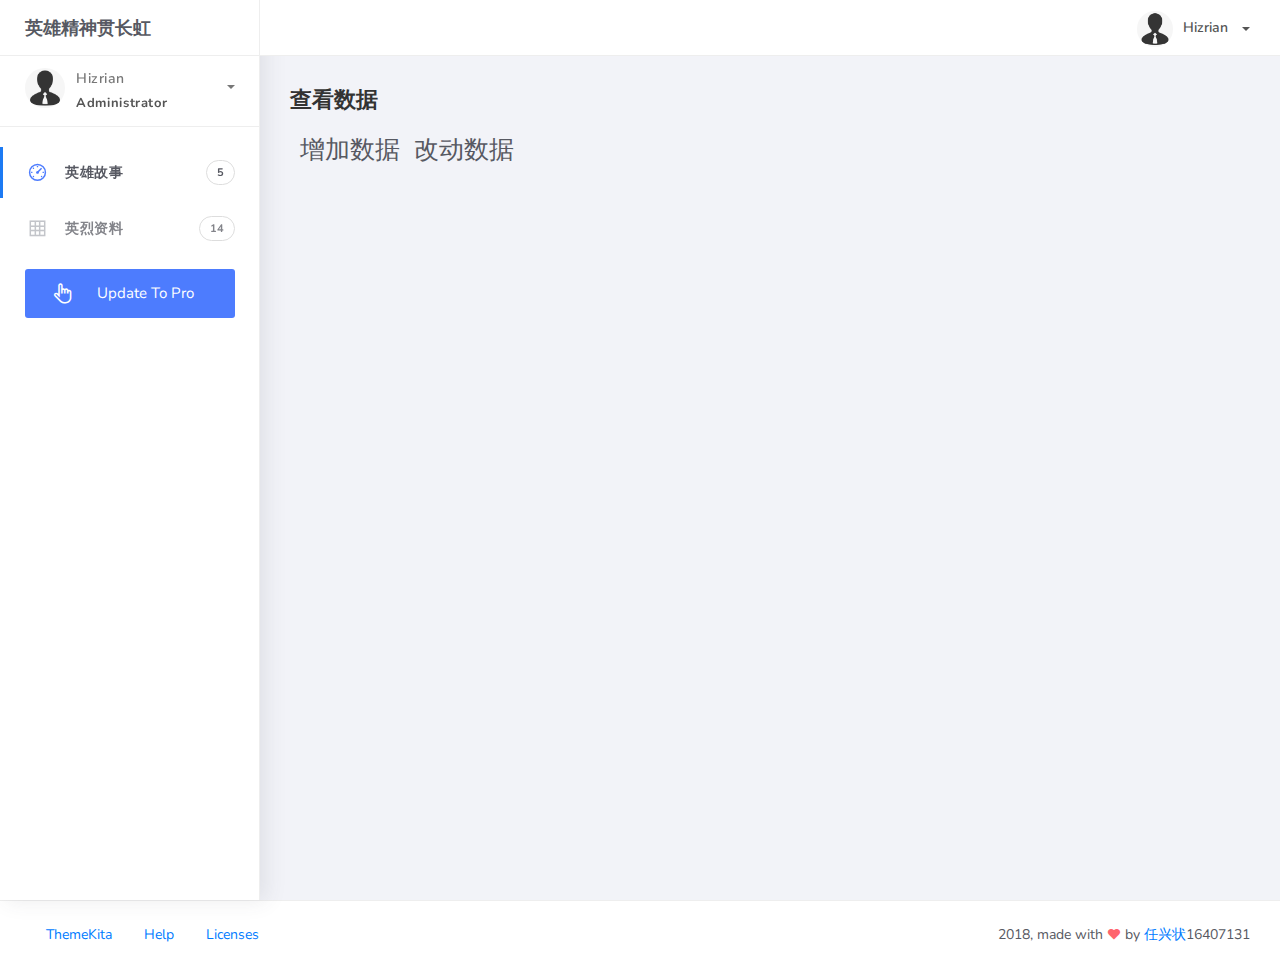
<file: JAVAEE/twts_142_Ready/index.html>
<!DOCTYPE html>
<html>
<head>
	<meta http-equiv="X-UA-Compatible" content="IE=edge,chrome=1" />
	<title>Ready Bootstrap Dashboard</title>
	<meta content='width=device-width, initial-scale=1.0, maximum-scale=1.0, user-scalable=0, shrink-to-fit=no' name='viewport' />
	<link rel="stylesheet" href="assets/css/bootstrap.min.css">
	<link rel="stylesheet" href="https://fonts.googleapis.com/css?family=Nunito:200,200i,300,300i,400,400i,600,600i,700,700i,800,800i,900,900i">
	<link rel="stylesheet" href="assets/css/ready.css">
	<link rel="stylesheet" href="assets/css/demo.css">
</head>
<body>
	<div class="wrapper">
		<div class="main-header">
			<div class="logo-header">
				<a href="index.html" class="logo">
					英雄精神贯长虹
				</a>
				<button class="navbar-toggler sidenav-toggler ml-auto" type="button" data-toggle="collapse" data-target="collapse" aria-controls="sidebar" aria-expanded="false" aria-label="Toggle navigation">
					<span class="navbar-toggler-icon"></span>
				</button>
				<button class="topbar-toggler more"><i class="la la-ellipsis-v"></i></button>
			</div>
			<nav class="navbar navbar-header navbar-expand-lg">
				<div class="container-fluid">
					
					
					<ul class="navbar-nav topbar-nav ml-md-auto align-items-center">
						<li class="nav-item dropdown hidden-caret">
							<div class="dropdown-menu" aria-labelledby="navbarDropdown">
								<a class="dropdown-item" href="#">Action</a>
								<a class="dropdown-item" href="#">Another action</a>
								<div class="dropdown-divider"></div>
								<a class="dropdown-item" href="#">Something else here</a>
							</div>
						</li>
						<li class="nav-item dropdown hidden-caret">
							<ul class="dropdown-menu notif-box" aria-labelledby="navbarDropdown">
								<li>
									<div class="dropdown-title">You have 4 new notification</div>
								</li>
								<li>
									<div class="notif-center">
										<a href="#">
											<div class="notif-icon notif-primary"> <i class="la la-user-plus"></i> </div>
											<div class="notif-content">
												<span class="block">
													New user registered
												</span>
												<span class="time">5 minutes ago</span> 
											</div>
										</a>
										<a href="#">
											<div class="notif-icon notif-success"> <i class="la la-comment"></i> </div>
											<div class="notif-content">
												<span class="block">
													Rahmad commented on Admin
												</span>
												<span class="time">12 minutes ago</span> 
											</div>
										</a>
										<a href="#">
											<div class="notif-img"> 
												<img src="assets/img/profile2.jpg" alt="Img Profile">
											</div>
											<div class="notif-content">
												<span class="block">
													Reza send messages to you
												</span>
												<span class="time">12 minutes ago</span> 
											</div>
										</a>
										<a href="#">
											<div class="notif-icon notif-danger"> <i class="la la-heart"></i> </div>
											<div class="notif-content">
												<span class="block">
													Farrah liked Admin
												</span>
												<span class="time">17 minutes ago</span> 
											</div>
										</a>
									</div>
								</li>
								<li>
									<a class="see-all" href="javascript:void(0);"> <strong>See all notifications</strong> <i class="la la-angle-right"></i> </a>
								</li>
							</ul>
						</li>
						<li class="nav-item dropdown">
							<a class="dropdown-toggle profile-pic" data-toggle="dropdown" href="#" aria-expanded="false"> <img src="assets/img/profile.jpg" alt="user-img" width="36" class="img-circle"><span >Hizrian</span></span> </a>
							<ul class="dropdown-menu dropdown-user">
								<li>
									<div class="user-box">
										<div class="u-img"><img src="assets/img/profile.jpg" alt="user"></div>
										<div class="u-text">
											<h4>Hizrian</h4>
											<p class="text-muted">hello@themekita.com</p><a href="profile.html" class="btn btn-rounded btn-danger btn-sm">View Profile</a></div>
										</div>
									</li>
									<div class="dropdown-divider"></div>
									<a class="dropdown-item" href="#"><i class="ti-user"></i> My Profile</a>
									<a class="dropdown-item" href="#"></i> My Balance</a>
									<a class="dropdown-item" href="#"><i class="ti-email"></i> Inbox</a>
									<div class="dropdown-divider"></div>
									<a class="dropdown-item" href="#"><i class="ti-settings"></i> Account Setting</a>
									<div class="dropdown-divider"></div>
									<a class="dropdown-item" href="#"><i class="fa fa-power-off"></i> Logout</a>
								</ul>
								<!-- /.dropdown-user -->
							</li>
						</ul>
					</div>
				</nav>
			</div>
			<div class="sidebar">
				<div class="scrollbar-inner sidebar-wrapper">
					<div class="user">
						<div class="photo">
							<img src="assets/img/profile.jpg">
						</div>
						<div class="info">
							<a class="" data-toggle="collapse" href="#collapseExample" aria-expanded="true">
								<span>
									Hizrian
									<span class="user-level">Administrator</span>
									<span class="caret"></span>
								</span>
							</a>
							<div class="clearfix"></div>

							<div class="collapse in" id="collapseExample" aria-expanded="true" style="">
								<ul class="nav">
									<li>
										<a href="#profile">
											<span class="link-collapse">My Profile</span>
										</a>
									</li>
									<li>
										<a href="#edit">
											<span class="link-collapse">Edit Profile</span>
										</a>
									</li>
									<li>
										<a href="#settings">
											<span class="link-collapse">Settings</span>
										</a>
									</li>
								</ul>
							</div>
						</div>
					</div>
					<ul class="nav">
						<li class="nav-item active">
							<a href="index.html">
								<i class="la la-dashboard"></i>
								<p>英雄故事</p>
								<span class="badge badge-count">5</span>
							</a>
						</li>
						<li class="nav-item">
							<a href="components.html">
								<i class="la la-table"></i>
								<p>英烈资料</p>
								<span class="badge badge-count">14</span>
							</a>
						</li>
						<!-- <li class="nav-item">           这些当然是留作备用了
							<a href="forms.html">
								<i class="la la-keyboard-o"></i>
								<p>Forms</p>
								<span class="badge badge-count">50</span>
							</a>
						</li>
						<li class="nav-item">
							<a href="tables.html">
								<i class="la la-th"></i>
								<p>Tables</p>
								<span class="badge badge-count">6</span>
							</a>
						</li>
						<li class="nav-item">
							<a href="notifications.html">
								<i class="la la-bell"></i>
								<p>Notifications</p>
								<span class="badge badge-success">3</span>
							</a>
						</li>
						<li class="nav-item">
							<a href="typography.html">
								<i class="la la-font"></i>
								<p>Typography</p>
								<span class="badge badge-danger">25</span>
							</a>
						</li>
						<li class="nav-item">
							<a href="icons.html">
								<i class="la la-fonticons"></i>
								<p>Icons</p>
							</a>
						</li> -->
						<li class="nav-item update-pro">
							<button  data-toggle="modal" data-target="#modalUpdate">
								<i class="la la-hand-pointer-o"></i>
								<p>Update To Pro</p>
							</button>
						</li>
					</ul>
				</div>
			</div>
			<div class="main-panel">
				<div class="content">
					<div class="container-fluid">
						<h4 class="page-title">查看数据</h4>
						
								<!--从这里开始插入数据*
			***********************************************************************************************************************
			***********************************************************************************************************************
			***********************************************************************************************************************
			***********************************************************************************************************************
			***********************************************************************************************************************
			***********************************************************************************************************************
			***********************************************************************************************************************
			***********************************************************************************************************************
			***********************************************************************************************************************
			***********************************************************************************************************************
			***********************************************************************************************************************
			***********************************************************************************************************************
			***********************************************************************************************************************
			***********************************************************************************************************************
			***********************************************************************************************************************
			***********************************************************************************************************************
			***********************************************************************************************************************
			***********************************************************************************************************************
			***********************************************************************************************************************
			***********************************************************************************************************************
			***********************************************************************************************************************
			***********************************************************************************************************************
			***********************************************************************************************************************
			***********************************************************************************************************************
			
								
								-->
								<h5 class="add-date" id="add-date" onclick="addData()">增加数据</h5>
								<h5 class="update-date" id="update-date" onclick="updateData()">改动数据</h5>
								<br>
								<br>


								<!--增加数据-->
								<div class="input-div" id="input-div">
										<h6>输入要增加的数据</h6>
								姓名：<input type="text" class="input-name" id="input-name" onchange="inputChange()"><br>
								籍贯：<input type="text" class="input-address" id="input-address"><br>
								<button type="button" class="input-button" onclick="sub()">提交</button>
								<div class="input-tips" id="input-tips"></div>
								</div>
								




								<!--改动数据-->
								
								<div class="navbar-left navbar-form nav-search mr-md-3" id="update-div">
										<h6>输入要修改的数据</h6>
										<div class="input-group">
											<input type="text" placeholder="输入要查找的对象" class="form-control" id="form-control">
											<div class="input-group-append">
												<span class="input-group-text">
													<i class="la la-search search-icon" onclick="finding()" ></i>
												</span>
											</div>
										</div>
										<div class="finded-data" id="finded-data">
											<table class="table" >
												<tr><td id="td1">姓名：<input id="in1"></td><td id="td2">
																籍贯：<input id="in2" ></td><td id="td3">
																<button id="bt1" onclick="alter()">修改</button>
																<button id="bt2" onclick="del()">删除</button>
																<button id="bt3" onclick="download()">查看</button>
												
												
												</td></tr>
											
											</table>
										</div>
									</div>

























						
									<!-- <div class="card-footer ">
										 <div class="stats">
											<i class="now-ui-icons loader_refresh spin"></i> Updated 3 minutes ago
										</div>
									</div>  -->
								</div>
							</div>
						</div>
					</div>
				</div>
				<footer class="footer">
					<div class="container-fluid">
						<nav class="pull-left">
							<ul class="nav">
								<li class="nav-item">
									<a class="nav-link" href="#">
										ThemeKita
									</a>
								</li>
								<li class="nav-item">
									<a class="nav-link" href="#">
										Help
									</a>
								</li>
								<li class="nav-item">
									<a class="nav-link" href="#license/#free-item">
										Licenses
									</a>
								</li>
							</ul>
						</nav>
						<div class="copyright ml-auto">
							2018, made with <i class="la la-heart heart text-danger"></i> by <a href="#">任兴状</a>16407131</div>				
					</div>
				</footer>
			</div>
		</div>
	</div>
	<!-- Modal -->
	<div class="modal fade" id="modalUpdate" tabindex="-1" role="dialog" aria-labelledby="modalUpdatePro" aria-hidden="true">
		<div class="modal-dialog modal-dialog-centered" role="document">
			<div class="modal-content">
				<div class="modal-header bg-primary">
					<h6 class="modal-title"><i class="la la-frown-o"></i> Under Development</h6>
					<button type="button" class="close" data-dismiss="modal" aria-label="Close">
						<span aria-hidden="true">&times;</span>
					</button>
				</div>
				<div class="modal-body text-center">									
					<p>Currently the pro version of the <b>Ready Dashboard</b> Bootstrap is in progress development</p>
					<p>
						<b>We'll let you know when it's done</b></p>
				</div>
				<div class="modal-footer">
					<button type="button" class="btn btn-secondary" data-dismiss="modal">Close</button>
				</div>
			</div>
		</div>
	</div>
</body>
<script src="assets/js/core/jquery.3.2.1.min.js"></script>
<script src="assets/js/plugin/jquery-ui-1.12.1.custom/jquery-ui.min.js"></script>
<script src="assets/js/core/popper.min.js"></script>
<script src="assets/js/core/bootstrap.min.js"></script>
<script src="assets/js/plugin/chartist/chartist.min.js"></script>
<script src="assets/js/plugin/chartist/plugin/chartist-plugin-tooltip.min.js"></script>
<script src="assets/js/plugin/bootstrap-toggle/bootstrap-toggle.min.js"></script>
<script src="assets/js/plugin/jquery-mapael/jquery.mapael.min.js"></script>
<script src="assets/js/plugin/jquery-mapael/maps/world_countries.min.js"></script>
<script src="assets/js/plugin/chart-circle/circles.min.js"></script>
<script src="assets/js/plugin/jquery-scrollbar/jquery.scrollbar.min.js"></script>
<script src="assets/js/ready.min.js"></script>
<script src="assets/js/demo.js"></script>
<script src="assets/js/index.ajax.js"></script>
</html>
</file>
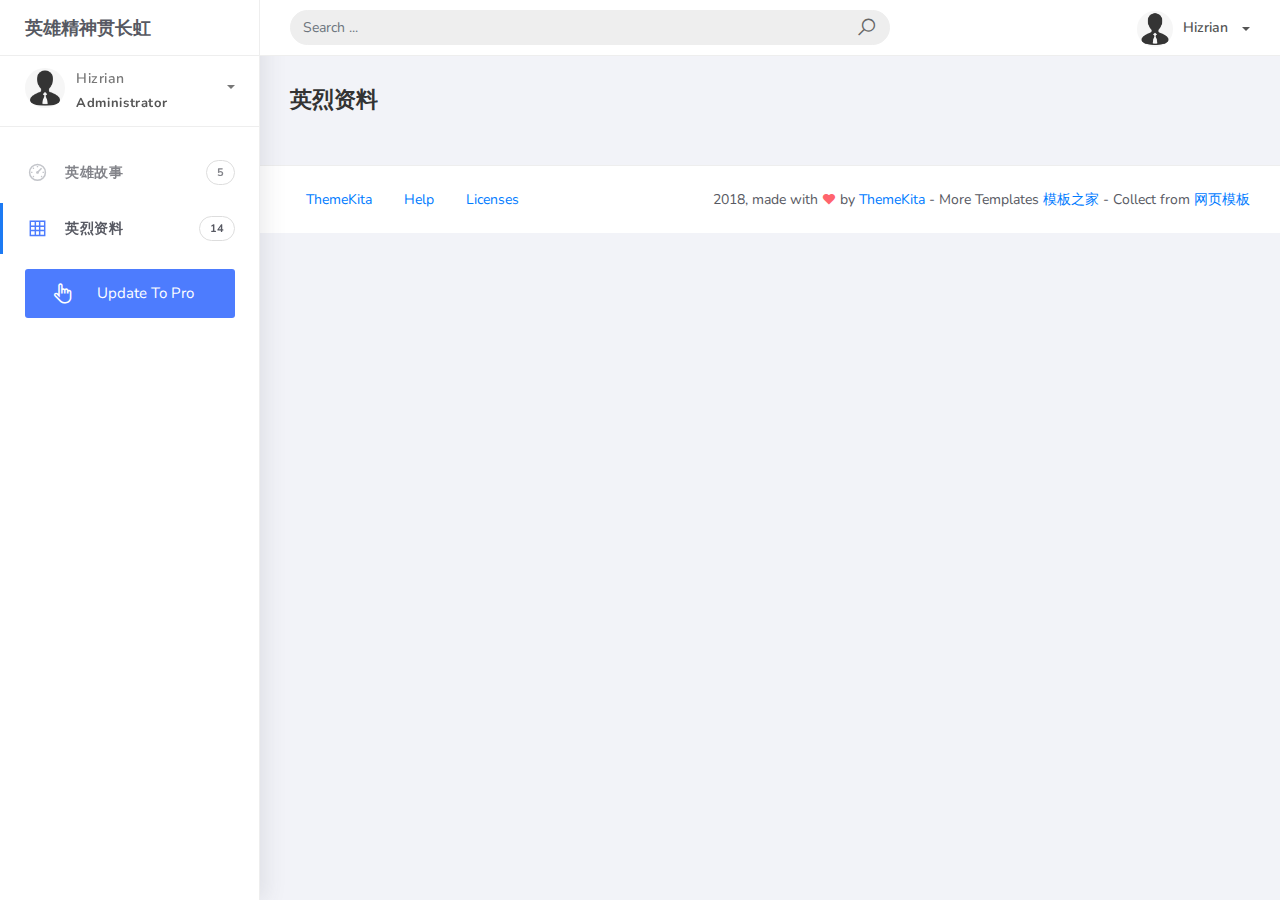
<file: JAVAEE/twts_142_Ready/components.html>
<!DOCTYPE html>
<html>
<head>
	<meta http-equiv="X-UA-Compatible" content="IE=edge,chrome=1" />
	<title>Components - Ready Bootstrap Dashboard</title>
	<meta content='width=device-width, initial-scale=1.0, maximum-scale=1.0, user-scalable=0, shrink-to-fit=no' name='viewport' />
	<link rel="stylesheet" href="assets/css/bootstrap.min.css">
	<link rel="stylesheet" href="https://fonts.googleapis.com/css?family=Nunito:200,200i,300,300i,400,400i,600,600i,700,700i,800,800i,900,900i">
	<link rel="stylesheet" href="assets/css/ready.css">
	<link rel="stylesheet" href="assets/css/demo.css">
</head>
<body>
	<div class="wrapper">
		<div class="main-header">
			<div class="logo-header">
				<a href="index.html" class="logo">
					英雄精神贯长虹
				</a>
				<button class="navbar-toggler sidenav-toggler ml-auto" type="button" data-toggle="collapse" data-target="collapse" aria-controls="sidebar" aria-expanded="false" aria-label="Toggle navigation">
					<span class="navbar-toggler-icon"></span>
				</button>
				<button class="topbar-toggler more"><i class="la la-ellipsis-v"></i></button>
			</div>
			<nav class="navbar navbar-header navbar-expand-lg">
				<div class="container-fluid">
					
					<form class="navbar-left navbar-form nav-search mr-md-3" action="">
						<div class="input-group">
							<input type="text" placeholder="Search ..." class="form-control">
							<div class="input-group-append">
								<span class="input-group-text">
									<i class="la la-search search-icon"></i>
								</span>
							</div>
						</div>
					</form>
					<ul class="navbar-nav topbar-nav ml-md-auto align-items-center">
						
						<li class="nav-item dropdown hidden-caret">
							
							<ul class="dropdown-menu notif-box" aria-labelledby="navbarDropdown">
								<li>
									<div class="dropdown-title">You have 4 new notification</div>
								</li>
								<li>
									<div class="notif-center">
										<a href="#">
											<div class="notif-icon notif-primary"> <i class="la la-user-plus"></i> </div>
											<div class="notif-content">
												<span class="block">
													New user registered
												</span>
												<span class="time">5 minutes ago</span> 
											</div>
										</a>
										<a href="#">
											<div class="notif-icon notif-success"> <i class="la la-comment"></i> </div>
											<div class="notif-content">
												<span class="block">
													Rahmad commented on Admin
												</span>
												<span class="time">12 minutes ago</span> 
											</div>
										</a>
										<a href="#">
											<div class="notif-img"> 
												<img src="assets/img/profile2.jpg" alt="Img Profile">
											</div>
											<div class="notif-content">
												<span class="block">
													Reza send messages to you
												</span>
												<span class="time">12 minutes ago</span> 
											</div>
										</a>
										<a href="#">
											<div class="notif-icon notif-danger"> <i class="la la-heart"></i> </div>
											<div class="notif-content">
												<span class="block">
													Farrah liked Admin
												</span>
												<span class="time">17 minutes ago</span> 
											</div>
										</a>
									</div>
								</li>
								<li>
									<a class="see-all" href="javascript:void(0);"> <strong>See all notifications</strong> <i class="la la-angle-right"></i> </a>
								</li>
							</ul>
						</li>
						<li class="nav-item dropdown">
							<a class="dropdown-toggle profile-pic" data-toggle="dropdown" href="#" aria-expanded="false"> <img src="assets/img/profile.jpg" alt="user-img" width="36" class="img-circle"><span >Hizrian</span></span> </a>
							<ul class="dropdown-menu dropdown-user">
								<li>
									<div class="user-box">
										<div class="u-img"><img src="assets/img/profile.jpg" alt="user"></div>
										<div class="u-text">
											<h4>Hizrian</h4>
											<p class="text-muted">hello@themekita.com</p><a href="profile.html" class="btn btn-rounded btn-danger btn-sm">View Profile</a></div>
										</div>
									</li>
									<div class="dropdown-divider"></div>
									<a class="dropdown-item" href="#"><i class="ti-user"></i> My Profile</a>
									<a class="dropdown-item" href="#"></i> My Balance</a>
									<a class="dropdown-item" href="#"><i class="ti-email"></i> Inbox</a>
									<div class="dropdown-divider"></div>
									<a class="dropdown-item" href="#"><i class="ti-settings"></i> Account Setting</a>
									<div class="dropdown-divider"></div>
									<a class="dropdown-item" href="#"><i class="fa fa-power-off"></i> Logout</a>
								</ul>
								<!-- /.dropdown-user -->
							</li>
						</ul>
					</div>
				</nav>
			</div>
			<div class="sidebar">
				<div class="scrollbar-inner sidebar-wrapper">
					<div class="user">
						<div class="photo">
							<img src="assets/img/profile.jpg">
						</div>
						<div class="info">
							<a class="" data-toggle="collapse" href="#collapseExample" aria-expanded="true">
								<span>
									Hizrian
									<span class="user-level">Administrator</span>
									<span class="caret"></span>
								</span>
							</a>
							<div class="clearfix"></div>

							<div class="collapse in" id="collapseExample" aria-expanded="true" style="">
								<ul class="nav">
									<li>
										<a href="#profile">
											<span class="link-collapse">My Profile</span>
										</a>
									</li>
									<li>
										<a href="#edit">
											<span class="link-collapse">Edit Profile</span>
										</a>
									</li>
									<li>
										<a href="#settings">
											<span class="link-collapse">Settings</span>
										</a>
									</li>
								</ul>
							</div>
						</div>
					</div>
					<ul class="nav">
						<li class="nav-item">
							<a href="index.html">
								<i class="la la-dashboard"></i>
								<p>英雄故事</p>
								<span class="badge badge-count">5</span>
							</a>
						</li>
						<li class="nav-item active">
							<a href="components.html">
								<i class="la la-table"></i>
								<p>英烈资料</p>
								<span class="badge badge-count">14</span>
							</a>
						</li>
						<!-- <li class="nav-item">
							<a href="forms.html">
								<i class="la la-keyboard-o"></i>
								<p>Forms</p>
								<span class="badge badge-count">50</span>
							</a>
						</li>
						<li class="nav-item">
							<a href="tables.html">
								<i class="la la-th"></i>
								<p>Tables</p>
								<span class="badge badge-count">6</span>
							</a>
						</li>
						<li class="nav-item">
							<a href="notifications.html">
								<i class="la la-bell"></i>
								<p>Notifications</p>
								<span class="badge badge-success">3</span>
							</a>
						</li>
						<li class="nav-item">
							<a href="typography.html">
								<i class="la la-font"></i>
								<p>Typography</p>
								<span class="badge badge-danger">25</span>
							</a>
						</li>
						<li class="nav-item">
							<a href="icons.html">
								<i class="la la-fonticons"></i>
								<p>Icons</p>
							</a>
						</li> -->
						<li class="nav-item update-pro">
							<button  data-toggle="modal" data-target="#modalUpdate">
								<i class="la la-hand-pointer-o"></i>
								<p>Update To Pro</p>
							</button>
						</li>
					</ul>
				</div>
			</div>
			<div class="main-panel">
				<div class="content">
					<div class="container-fluid">
						<h4 class="page-title">英烈资料
						</h4>
						





							
						
					</div>
				</div>
				<footer class="footer">
					<div class="container-fluid">
						<nav class="pull-left">
							<ul class="nav">
								<li class="nav-item">
									<a class="nav-link" href="#">
										ThemeKita
									</a>
								</li>
								<li class="nav-item">
									<a class="nav-link" href="#">
										Help
									</a>
								</li>
								<li class="nav-item">
									<a class="nav-link" href="#license/#free-item">
										Licenses
									</a>
								</li>
							</ul>
						</nav>
						<div class="copyright ml-auto">
							2018, made with <i class="la la-heart heart text-danger"></i> by <a href="#">ThemeKita</a> - More Templates <a href="http://www.cssmoban.com/" target="_blank" title="模板之家">模板之家</a> - Collect from <a href="http://www.cssmoban.com/" title="网页模板" target="_blank">网页模板</a></div>				
					</div>
				</footer>
			</div>
		</div>
	</div>
	<!-- Modal -->
	<div class="modal fade" id="modalUpdate" tabindex="-1" role="dialog" aria-labelledby="modalUpdatePro" aria-hidden="true">
		<div class="modal-dialog modal-dialog-centered" role="document">
			<div class="modal-content">
				<div class="modal-header bg-primary">
					<h6 class="modal-title"><i class="la la-frown-o"></i> Under Development</h6>
					<button type="button" class="close" data-dismiss="modal" aria-label="Close">
						<span aria-hidden="true">&times;</span>
					</button>
				</div>
				<div class="modal-body text-center">									
					<p>Currently the pro version of the <b>Ready Dashboard</b> Bootstrap is in progress development</p>
					<p>
					<b>We'll let you know when it's done</b></p>
				</div>
				<div class="modal-footer">
					<button type="button" class="btn btn-secondary" data-dismiss="modal">Close</button>
				</div>
			</div>
		</div>
	</div>
</body>
<script src="assets/js/core/jquery.3.2.1.min.js"></script>
<script src="assets/js/plugin/jquery-ui-1.12.1.custom/jquery-ui.min.js"></script>
<script src="assets/js/core/popper.min.js"></script>
<script src="assets/js/core/bootstrap.min.js"></script>
<script src="assets/js/plugin/chartist/chartist.min.js"></script>
<script src="assets/js/plugin/chartist/plugin/chartist-plugin-tooltip.min.js"></script>
<script src="assets/js/plugin/bootstrap-notify/bootstrap-notify.min.js"></script>
<script src="assets/js/plugin/bootstrap-toggle/bootstrap-toggle.min.js"></script>
<script src="assets/js/plugin/jquery-mapael/jquery.mapael.min.js"></script>
<script src="assets/js/plugin/jquery-mapael/maps/world_countries.min.js"></script>
<script src="assets/js/plugin/chart-circle/circles.min.js"></script>
<script src="assets/js/plugin/jquery-scrollbar/jquery.scrollbar.min.js"></script>
<script src="assets/js/ready.min.js"></script>
<script>
	$( function() {
		$( "#slider" ).slider({
			range: "min",
			max: 100,
			value: 40,
		});
		$( "#slider-range" ).slider({
			range: true,
			min: 0,
			max: 500,
			values: [ 75, 300 ]
		});
	} );
</script>
</html>
</file>
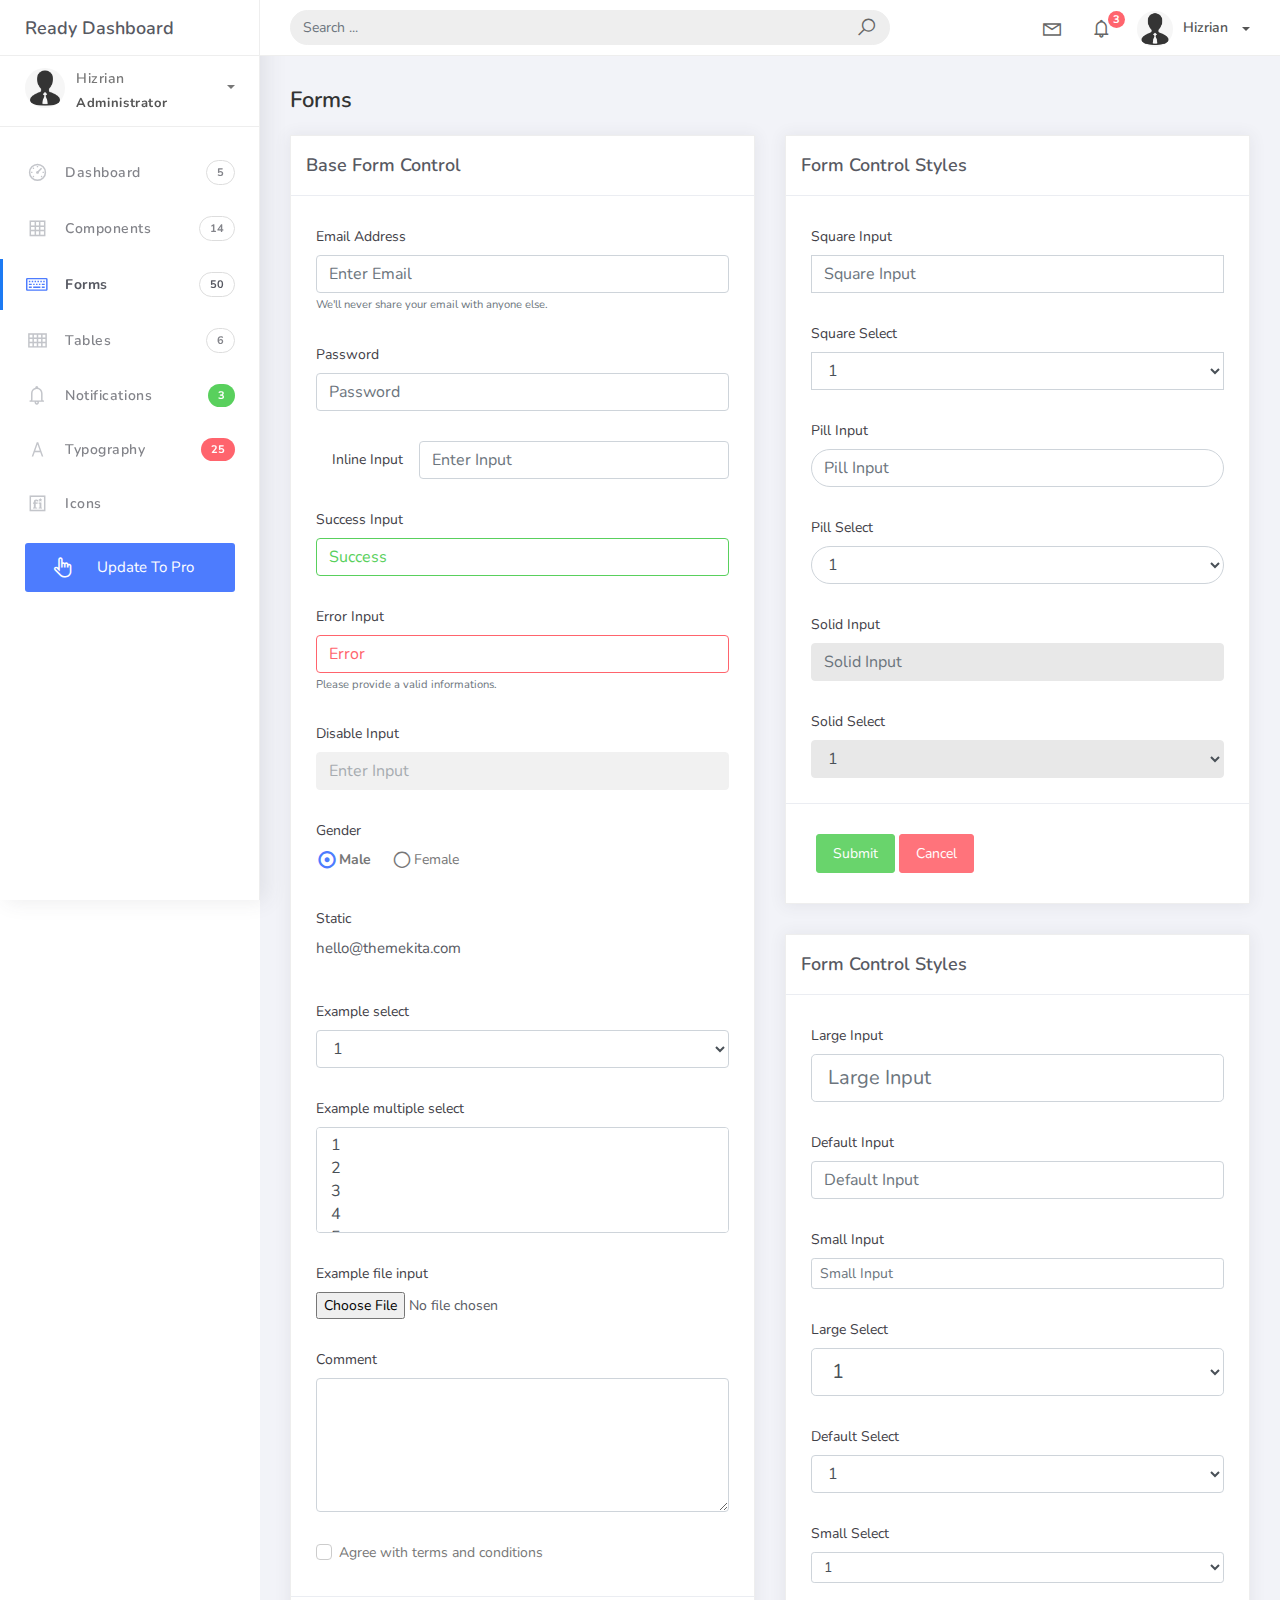
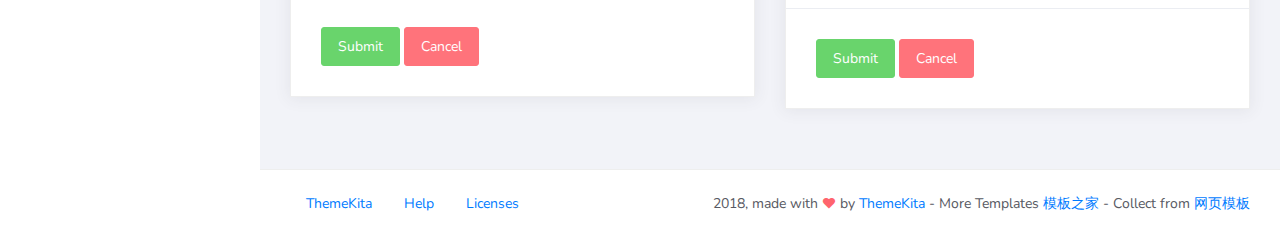
<file: JAVAEE/twts_142_Ready/forms.html>
<!DOCTYPE html>
<html>
<head>
	<meta http-equiv="X-UA-Compatible" content="IE=edge,chrome=1" />
	<title>Forms - Ready Bootstrap Dashboard</title>
	<meta content='width=device-width, initial-scale=1.0, maximum-scale=1.0, user-scalable=0, shrink-to-fit=no' name='viewport' />
	<link rel="stylesheet" href="assets/css/bootstrap.min.css">
	<link rel="stylesheet" href="https://fonts.googleapis.com/css?family=Nunito:200,200i,300,300i,400,400i,600,600i,700,700i,800,800i,900,900i">
	<link rel="stylesheet" href="assets/css/ready.css">
	<link rel="stylesheet" href="assets/css/demo.css">
</head>
<body>
	<div class="wrapper">
		<div class="main-header">
			<div class="logo-header">
				<a href="index.html" class="logo">
					Ready Dashboard
				</a>
				<button class="navbar-toggler sidenav-toggler ml-auto" type="button" data-toggle="collapse" data-target="collapse" aria-controls="sidebar" aria-expanded="false" aria-label="Toggle navigation">
					<span class="navbar-toggler-icon"></span>
				</button>
				<button class="topbar-toggler more"><i class="la la-ellipsis-v"></i></button>
			</div>
			<nav class="navbar navbar-header navbar-expand-lg">
				<div class="container-fluid">
					
					<form class="navbar-left navbar-form nav-search mr-md-3" action="">
						<div class="input-group">
							<input type="text" placeholder="Search ..." class="form-control">
							<div class="input-group-append">
								<span class="input-group-text">
									<i class="la la-search search-icon"></i>
								</span>
							</div>
						</div>
					</form>
					<ul class="navbar-nav topbar-nav ml-md-auto align-items-center">
						<li class="nav-item dropdown hidden-caret">
							<a class="nav-link dropdown-toggle" href="#" id="navbarDropdown" role="button" data-toggle="dropdown" aria-haspopup="true" aria-expanded="false">
								<i class="la la-envelope"></i>
							</a>
							<div class="dropdown-menu" aria-labelledby="navbarDropdown">
								<a class="dropdown-item" href="#">Action</a>
								<a class="dropdown-item" href="#">Another action</a>
								<div class="dropdown-divider"></div>
								<a class="dropdown-item" href="#">Something else here</a>
							</div>
						</li>
						<li class="nav-item dropdown hidden-caret">
							<a class="nav-link dropdown-toggle" href="#" id="navbarDropdown" role="button" data-toggle="dropdown" aria-haspopup="true" aria-expanded="false">
								<i class="la la-bell"></i>
								<span class="notification">3</span>
							</a>
							<ul class="dropdown-menu notif-box" aria-labelledby="navbarDropdown">
								<li>
									<div class="dropdown-title">You have 4 new notification</div>
								</li>
								<li>
									<div class="notif-center">
										<a href="#">
											<div class="notif-icon notif-primary"> <i class="la la-user-plus"></i> </div>
											<div class="notif-content">
												<span class="block">
													New user registered
												</span>
												<span class="time">5 minutes ago</span> 
											</div>
										</a>
										<a href="#">
											<div class="notif-icon notif-success"> <i class="la la-comment"></i> </div>
											<div class="notif-content">
												<span class="block">
													Rahmad commented on Admin
												</span>
												<span class="time">12 minutes ago</span> 
											</div>
										</a>
										<a href="#">
											<div class="notif-img"> 
												<img src="assets/img/profile2.jpg" alt="Img Profile">
											</div>
											<div class="notif-content">
												<span class="block">
													Reza send messages to you
												</span>
												<span class="time">12 minutes ago</span> 
											</div>
										</a>
										<a href="#">
											<div class="notif-icon notif-danger"> <i class="la la-heart"></i> </div>
											<div class="notif-content">
												<span class="block">
													Farrah liked Admin
												</span>
												<span class="time">17 minutes ago</span> 
											</div>
										</a>
									</div>
								</li>
								<li>
									<a class="see-all" href="javascript:void(0);"> <strong>See all notifications</strong> <i class="la la-angle-right"></i> </a>
								</li>
							</ul>
						</li>
						<li class="nav-item dropdown">
							<a class="dropdown-toggle profile-pic" data-toggle="dropdown" href="#" aria-expanded="false"> <img src="assets/img/profile.jpg" alt="user-img" width="36" class="img-circle"><span >Hizrian</span></span> </a>
							<ul class="dropdown-menu dropdown-user">
								<li>
									<div class="user-box">
										<div class="u-img"><img src="assets/img/profile.jpg" alt="user"></div>
										<div class="u-text">
											<h4>Hizrian</h4>
											<p class="text-muted">hello@themekita.com</p><a href="profile.html" class="btn btn-rounded btn-danger btn-sm">View Profile</a></div>
										</div>
									</li>
									<div class="dropdown-divider"></div>
									<a class="dropdown-item" href="#"><i class="ti-user"></i> My Profile</a>
									<a class="dropdown-item" href="#"></i> My Balance</a>
									<a class="dropdown-item" href="#"><i class="ti-email"></i> Inbox</a>
									<div class="dropdown-divider"></div>
									<a class="dropdown-item" href="#"><i class="ti-settings"></i> Account Setting</a>
									<div class="dropdown-divider"></div>
									<a class="dropdown-item" href="#"><i class="fa fa-power-off"></i> Logout</a>
								</ul>
								<!-- /.dropdown-user -->
							</li>
						</ul>
					</div>
				</nav>
			</div>
			<div class="sidebar">
				<div class="scrollbar-inner sidebar-wrapper">
					<div class="user">
						<div class="photo">
							<img src="assets/img/profile.jpg">
						</div>
						<div class="info">
							<a class="" data-toggle="collapse" href="#collapseExample" aria-expanded="true">
								<span>
									Hizrian
									<span class="user-level">Administrator</span>
									<span class="caret"></span>
								</span>
							</a>
							<div class="clearfix"></div>

							<div class="collapse in" id="collapseExample" aria-expanded="true" style="">
								<ul class="nav">
									<li>
										<a href="#profile">
											<span class="link-collapse">My Profile</span>
										</a>
									</li>
									<li>
										<a href="#edit">
											<span class="link-collapse">Edit Profile</span>
										</a>
									</li>
									<li>
										<a href="#settings">
											<span class="link-collapse">Settings</span>
										</a>
									</li>
								</ul>
							</div>
						</div>
					</div>
					<ul class="nav">
						<li class="nav-item">
							<a href="index.html">
								<i class="la la-dashboard"></i>
								<p>Dashboard</p>
								<span class="badge badge-count">5</span>
							</a>
						</li>
						<li class="nav-item">
							<a href="components.html">
								<i class="la la-table"></i>
								<p>Components</p>
								<span class="badge badge-count">14</span>
							</a>
						</li>
						<li class="nav-item active">
							<a href="forms.html">
								<i class="la la-keyboard-o"></i>
								<p>Forms</p>
								<span class="badge badge-count">50</span>
							</a>
						</li>
						<li class="nav-item">
							<a href="tables.html">
								<i class="la la-th"></i>
								<p>Tables</p>
								<span class="badge badge-count">6</span>
							</a>
						</li>
						<li class="nav-item">
							<a href="notifications.html">
								<i class="la la-bell"></i>
								<p>Notifications</p>
								<span class="badge badge-success">3</span>
							</a>
						</li>
						<li class="nav-item">
							<a href="typography.html">
								<i class="la la-font"></i>
								<p>Typography</p>
								<span class="badge badge-danger">25</span>
							</a>
						</li>
						<li class="nav-item">
							<a href="icons.html">
								<i class="la la-fonticons"></i>
								<p>Icons</p>
							</a>
						</li>
						<li class="nav-item update-pro">
							<button  data-toggle="modal" data-target="#modalUpdate">
								<i class="la la-hand-pointer-o"></i>
								<p>Update To Pro</p>
							</button>
						</li>
					</ul>
				</div>
			</div>
			<div class="main-panel">
				<div class="content">
					<div class="container-fluid">
						<h4 class="page-title">Forms</h4>
						<div class="row">
							<div class="col-md-6">
								<div class="card">
									<div class="card-header">
										<div class="card-title">Base Form Control</div>
									</div>
									<div class="card-body">
										<div class="form-group">
											<label for="email">Email Address</label>
											<input type="email" class="form-control" id="email" placeholder="Enter Email">
											<small id="emailHelp" class="form-text text-muted">We'll never share your email with anyone else.</small>
										</div>
										<div class="form-group">
											<label for="password">Password</label>
											<input type="password" class="form-control" id="password" placeholder="Password">
										</div>
										<div class="form-group form-inline">
											<label for="inlineinput" class="col-md-3 col-form-label">Inline Input</label>
											<div class="col-md-9 p-0">
												<input type="text" class="form-control input-full" id="inlineinput" placeholder="Enter Input">
											</div>
										</div>
										<div class="form-group has-success">
											<label for="successInput">Success Input</label>
											<input type="text" id="successInput" value="Success" class="form-control">
										</div>
										<div class="form-group has-error has-feedback">
											<label for="errorInput">Error Input</label>
											<input type="text" id="errorInput" value="Error" class="form-control">
											<small id="emailHelp" class="form-text text-muted">Please provide a valid informations.</small>
										</div>
										<div class="form-group">
											<label for="disableinput">Disable Input</label>
											<input type="text" class="form-control" id="disableinput" placeholder="Enter Input" disabled>
										</div>
										<div class="form-check">
											<label>Gender</label><br/>
											<label class="form-radio-label">
												<input class="form-radio-input" type="radio" name="optionsRadios" value=""  checked="">
												<span class="form-radio-sign">Male</span>
											</label>
											<label class="form-radio-label ml-3">
												<input class="form-radio-input" type="radio" name="optionsRadios" value="">
												<span class="form-radio-sign">Female</span>
											</label>
										</div>
										<div class="form-group">
											<label class="control-label">
												Static
											</label> <!----> <p class="form-control-static">hello@themekita.com</p> <!---->  <!----></div>
											<div class="form-group">
												<label for="exampleFormControlSelect1">Example select</label>
												<select class="form-control" id="exampleFormControlSelect1">
													<option>1</option>
													<option>2</option>
													<option>3</option>
													<option>4</option>
													<option>5</option>
												</select>
											</div>
											<div class="form-group">
												<label for="exampleFormControlSelect2">Example multiple select</label>
												<select multiple class="form-control" id="exampleFormControlSelect2">
													<option>1</option>
													<option>2</option>
													<option>3</option>
													<option>4</option>
													<option>5</option>
												</select>
											</div>
											<div class="form-group">
												<label for="exampleFormControlFile1">Example file input</label>
												<input type="file" class="form-control-file" id="exampleFormControlFile1">
											</div>
											<div class="form-group">
												<label for="comment">Comment</label>
												<textarea class="form-control" id="comment" rows="5">

												</textarea>
											</div>
											<div class="form-check">
												<label class="form-check-label">
													<input class="form-check-input" type="checkbox" value="">
													<span class="form-check-sign">Agree with terms and conditions</span>
												</label>
											</div>
										</div>
										<div class="card-action">
											<button class="btn btn-success">Submit</button>
											<button class="btn btn-danger">Cancel</button>
										</div>
									</div>
								</div>
								<div class="col-md-6">
									<div class="card">
										<div class="card-header">
											<div class="card-title">Form Control Styles</div>
										</div>
										<div class="card-body">
											<div class="form-group">
												<label for="squareInput">Square Input</label>
												<input type="text" class="form-control input-square" id="squareInput" placeholder="Square Input">
											</div>
											<div class="form-group">
												<label for="squareSelect">Square Select</label>
												<select class="form-control input-square" id="squareSelect">
													<option>1</option>
													<option>2</option>
													<option>3</option>
													<option>4</option>
													<option>5</option>
												</select>
											</div>
											<div class="form-group">
												<label for="pillInput">Pill Input</label>
												<input type="text" class="form-control input-pill" id="pillInput" placeholder="Pill Input">
											</div>
											<div class="form-group">
												<label for="pillSelect">Pill Select</label>
												<select class="form-control input-pill" id="pillSelect">
													<option>1</option>
													<option>2</option>
													<option>3</option>
													<option>4</option>
													<option>5</option>
												</select>
											</div>
											<div class="form-group">
												<label for="solidInput">Solid Input</label>
												<input type="text" class="form-control input-solid" id="solidInput" placeholder="Solid Input">
											</div>
											<div class="form-group">
												<label for="solidSelect">Solid Select</label>
												<select class="form-control input-solid" id="solidSelect">
													<option>1</option>
													<option>2</option>
													<option>3</option>
													<option>4</option>
													<option>5</option>
												</select>
											</div>											
										</div>
										<div class="card-action">
											<button class="btn btn-success">Submit</button>
											<button class="btn btn-danger">Cancel</button>
										</div>
									</div>
									<div class="card">
										<div class="card-header">
											<div class="card-title">Form Control Styles</div>
										</div>
										<div class="card-body">
											<div class="form-group">
												<label for="largeInput">Large Input</label>
												<input type="text" class="form-control form-control-lg" id="largeInput" placeholder="Large Input">
											</div>
											<div class="form-group">
												<label for="largeInput">Default Input</label>
												<input type="text" class="form-control form-control" id="defaultInput" placeholder="Default Input">
											</div>
											<div class="form-group">
												<label for="smallInput">Small Input</label>
												<input type="text" class="form-control form-control-sm" id="smallInput" placeholder="Small Input">
											</div>
											<div class="form-group">
												<label for="largeSelect">Large Select</label>
												<select class="form-control form-control-lg" id="largeSelect">
													<option>1</option>
													<option>2</option>
													<option>3</option>
													<option>4</option>
													<option>5</option>
												</select>
											</div>
											<div class="form-group">
												<label for="defaultSelect">Default Select</label>
												<select class="form-control form-control" id="defaultSelect">
													<option>1</option>
													<option>2</option>
													<option>3</option>
													<option>4</option>
													<option>5</option>
												</select>
											</div>
											<div class="form-group">
												<label for="smallSelect">Small Select</label>
												<select class="form-control form-control-sm" id="smallSelect">
													<option>1</option>
													<option>2</option>
													<option>3</option>
													<option>4</option>
													<option>5</option>
												</select>
											</div>
										</div>
										<div class="card-action">
											<button class="btn btn-success">Submit</button>
											<button class="btn btn-danger">Cancel</button>
										</div>
									</div>
								</div>
							</div>
						</div>
					</div>
					<footer class="footer">
						<div class="container-fluid">
							<nav class="pull-left">
								<ul class="nav">
									<li class="nav-item">
										<a class="nav-link" href="#">
											ThemeKita
										</a>
									</li>
									<li class="nav-item">
										<a class="nav-link" href="#">
											Help
										</a>
									</li>
									<li class="nav-item">
										<a class="nav-link" href="#">
											Licenses
										</a>
									</li>
								</ul>
							</nav>
							<div class="copyright ml-auto">
								2018, made with <i class="la la-heart heart text-danger"></i> by <a href="#">ThemeKita</a> - More Templates <a href="http://www.cssmoban.com/" target="_blank" title="模板之家">模板之家</a> - Collect from <a href="http://www.cssmoban.com/" title="网页模板" target="_blank">网页模板</a></div>				
						</div>
					</footer>
				</div>
			</div>
		</div>
	</div>
	<!-- Modal -->
	<div class="modal fade" id="modalUpdate" tabindex="-1" role="dialog" aria-labelledby="modalUpdatePro" aria-hidden="true">
		<div class="modal-dialog modal-dialog-centered" role="document">
			<div class="modal-content">
				<div class="modal-header bg-primary">
					<h6 class="modal-title"><i class="la la-frown-o"></i> Under Development</h6>
					<button type="button" class="close" data-dismiss="modal" aria-label="Close">
						<span aria-hidden="true">&times;</span>
					</button>
				</div>
				<div class="modal-body text-center">									
					<p>Currently the pro version of the <b>Ready Dashboard</b> Bootstrap is in progress development</p>
					<p>
					<b>We'll let you know when it's done</b></p>
				</div>
				<div class="modal-footer">
					<button type="button" class="btn btn-secondary" data-dismiss="modal">Close</button>
				</div>
			</div>
		</div>
	</div>
</body>
<script src="assets/js/core/jquery.3.2.1.min.js"></script>
<script src="assets/js/plugin/jquery-ui-1.12.1.custom/jquery-ui.min.js"></script>
<script src="assets/js/core/popper.min.js"></script>
<script src="assets/js/core/bootstrap.min.js"></script>
<script src="assets/js/plugin/chartist/chartist.min.js"></script>
<script src="assets/js/plugin/chartist/plugin/chartist-plugin-tooltip.min.js"></script>
<script src="assets/js/plugin/bootstrap-notify/bootstrap-notify.min.js"></script>
<script src="assets/js/plugin/bootstrap-toggle/bootstrap-toggle.min.js"></script>
<script src="assets/js/plugin/jquery-mapael/jquery.mapael.min.js"></script>
<script src="assets/js/plugin/jquery-mapael/maps/world_countries.min.js"></script>
<script src="assets/js/plugin/chart-circle/circles.min.js"></script>
<script src="assets/js/plugin/jquery-scrollbar/jquery.scrollbar.min.js"></script>
<script src="assets/js/ready.min.js"></script>
</html>
</file>
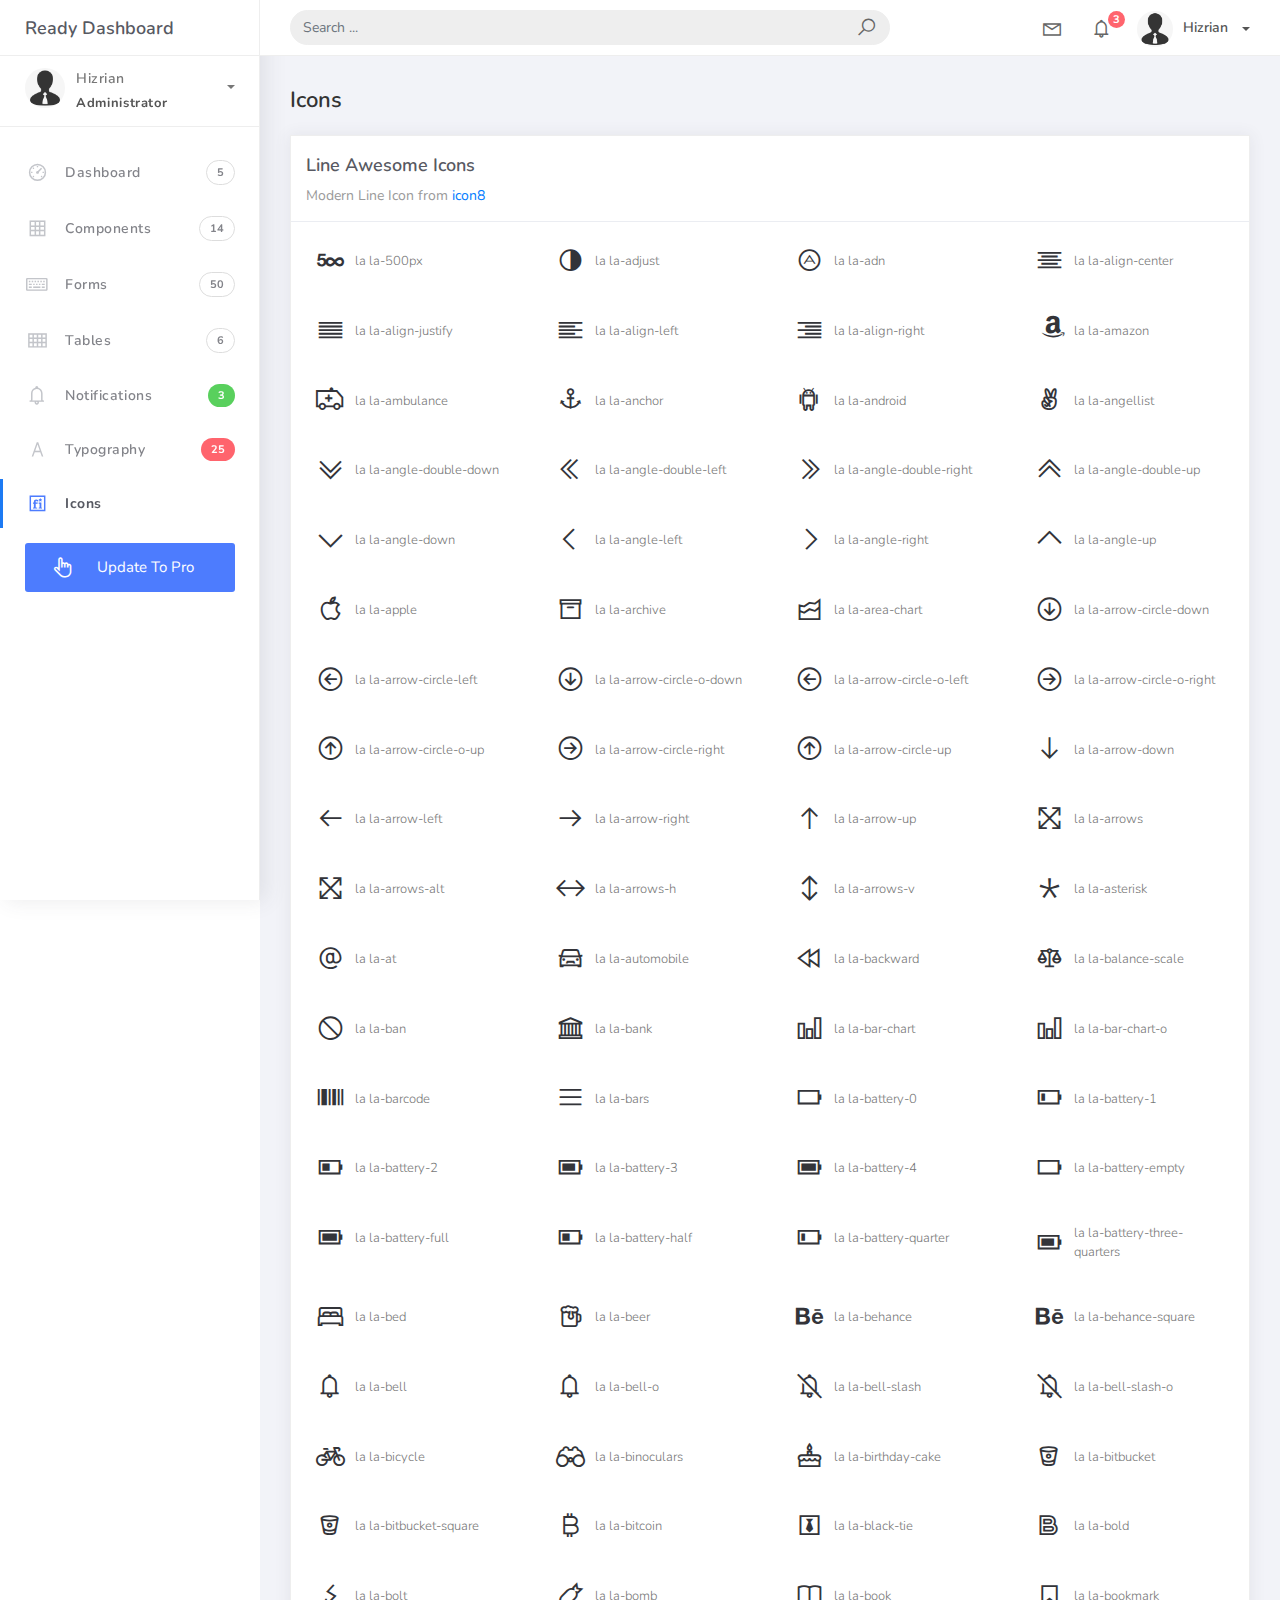
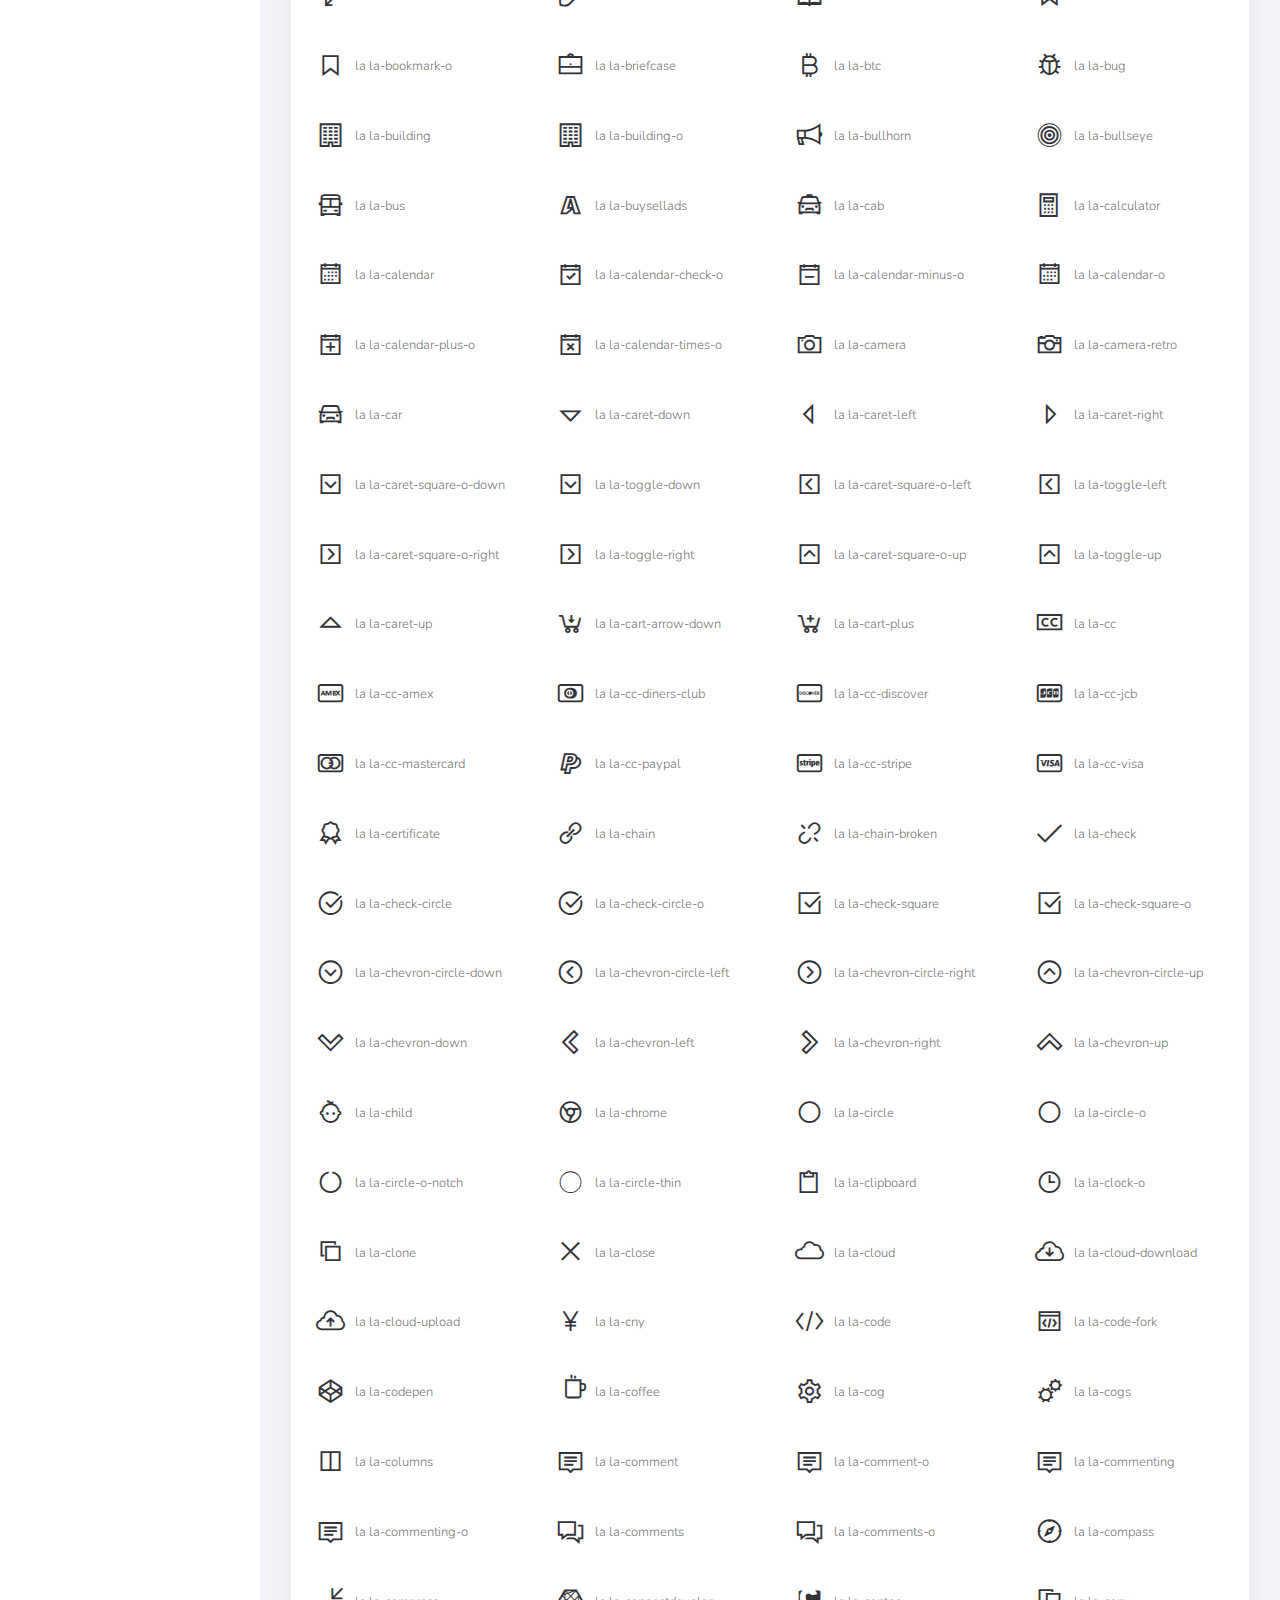
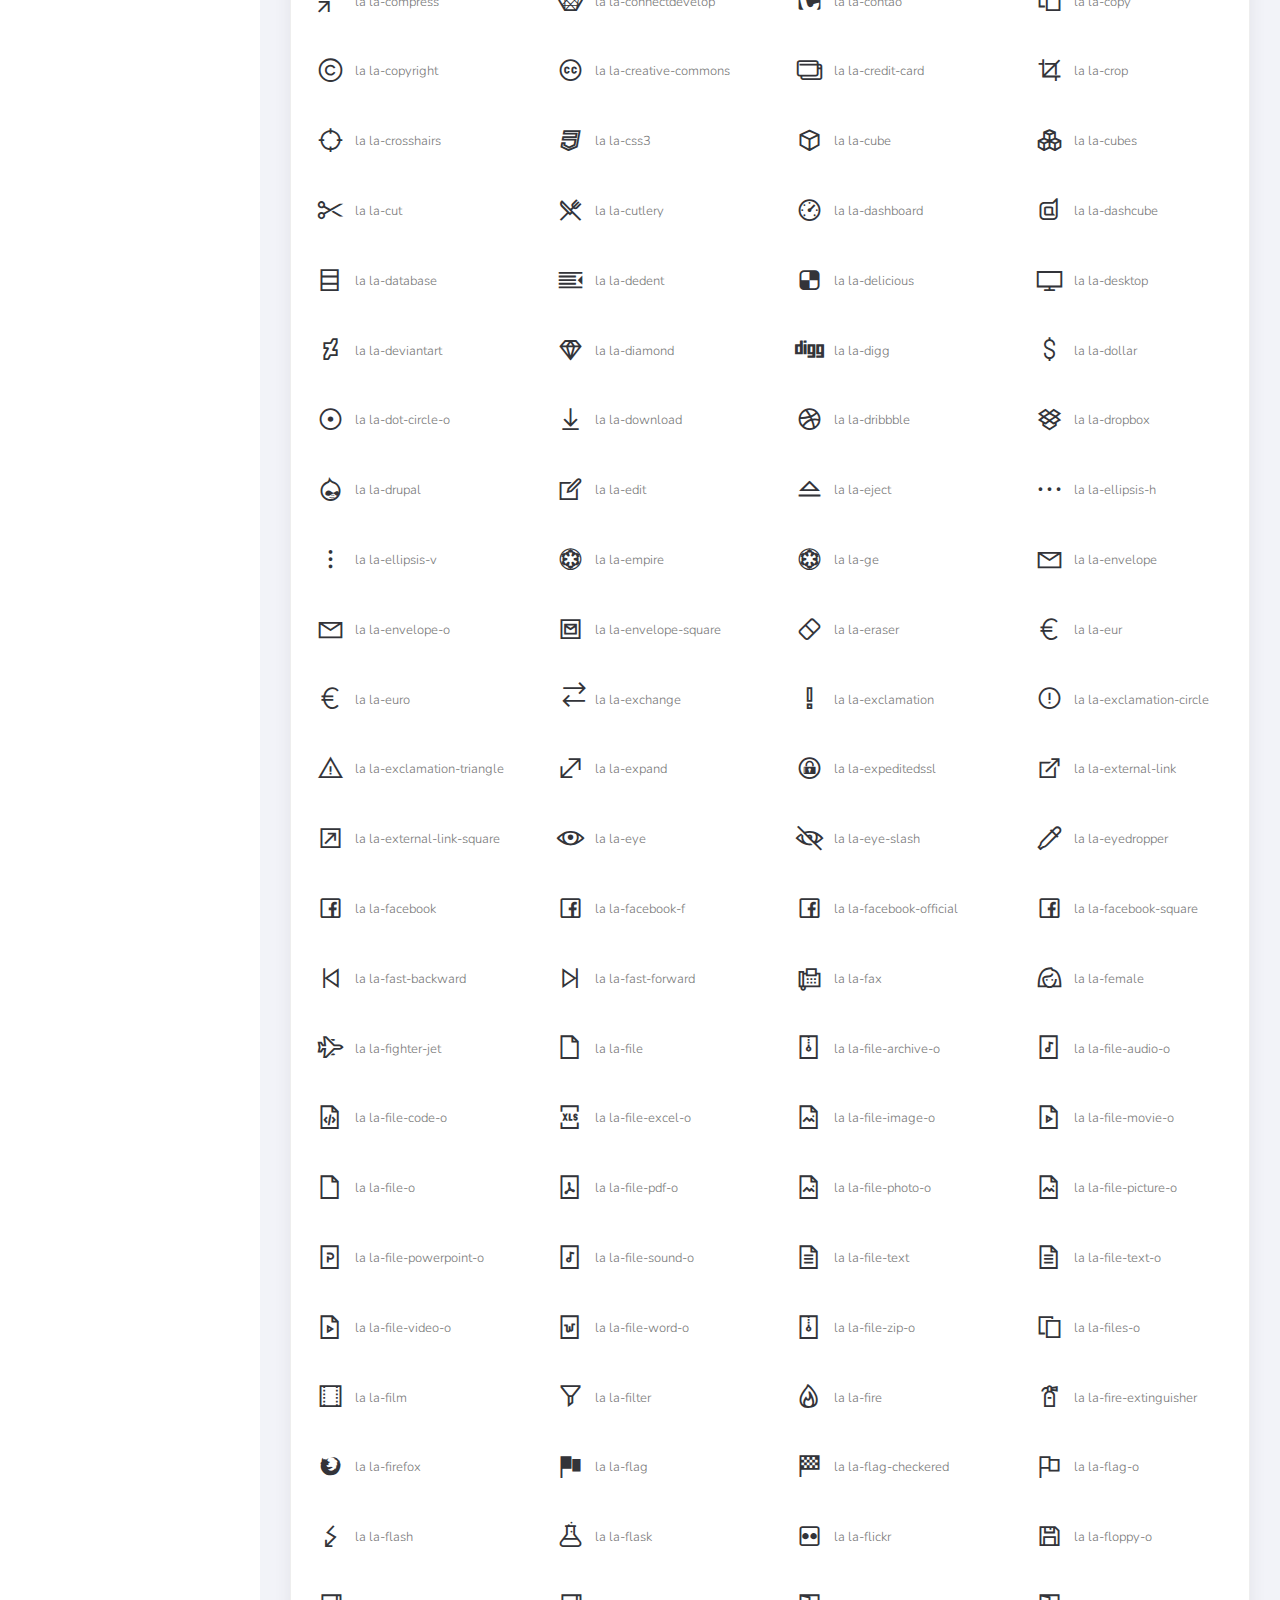
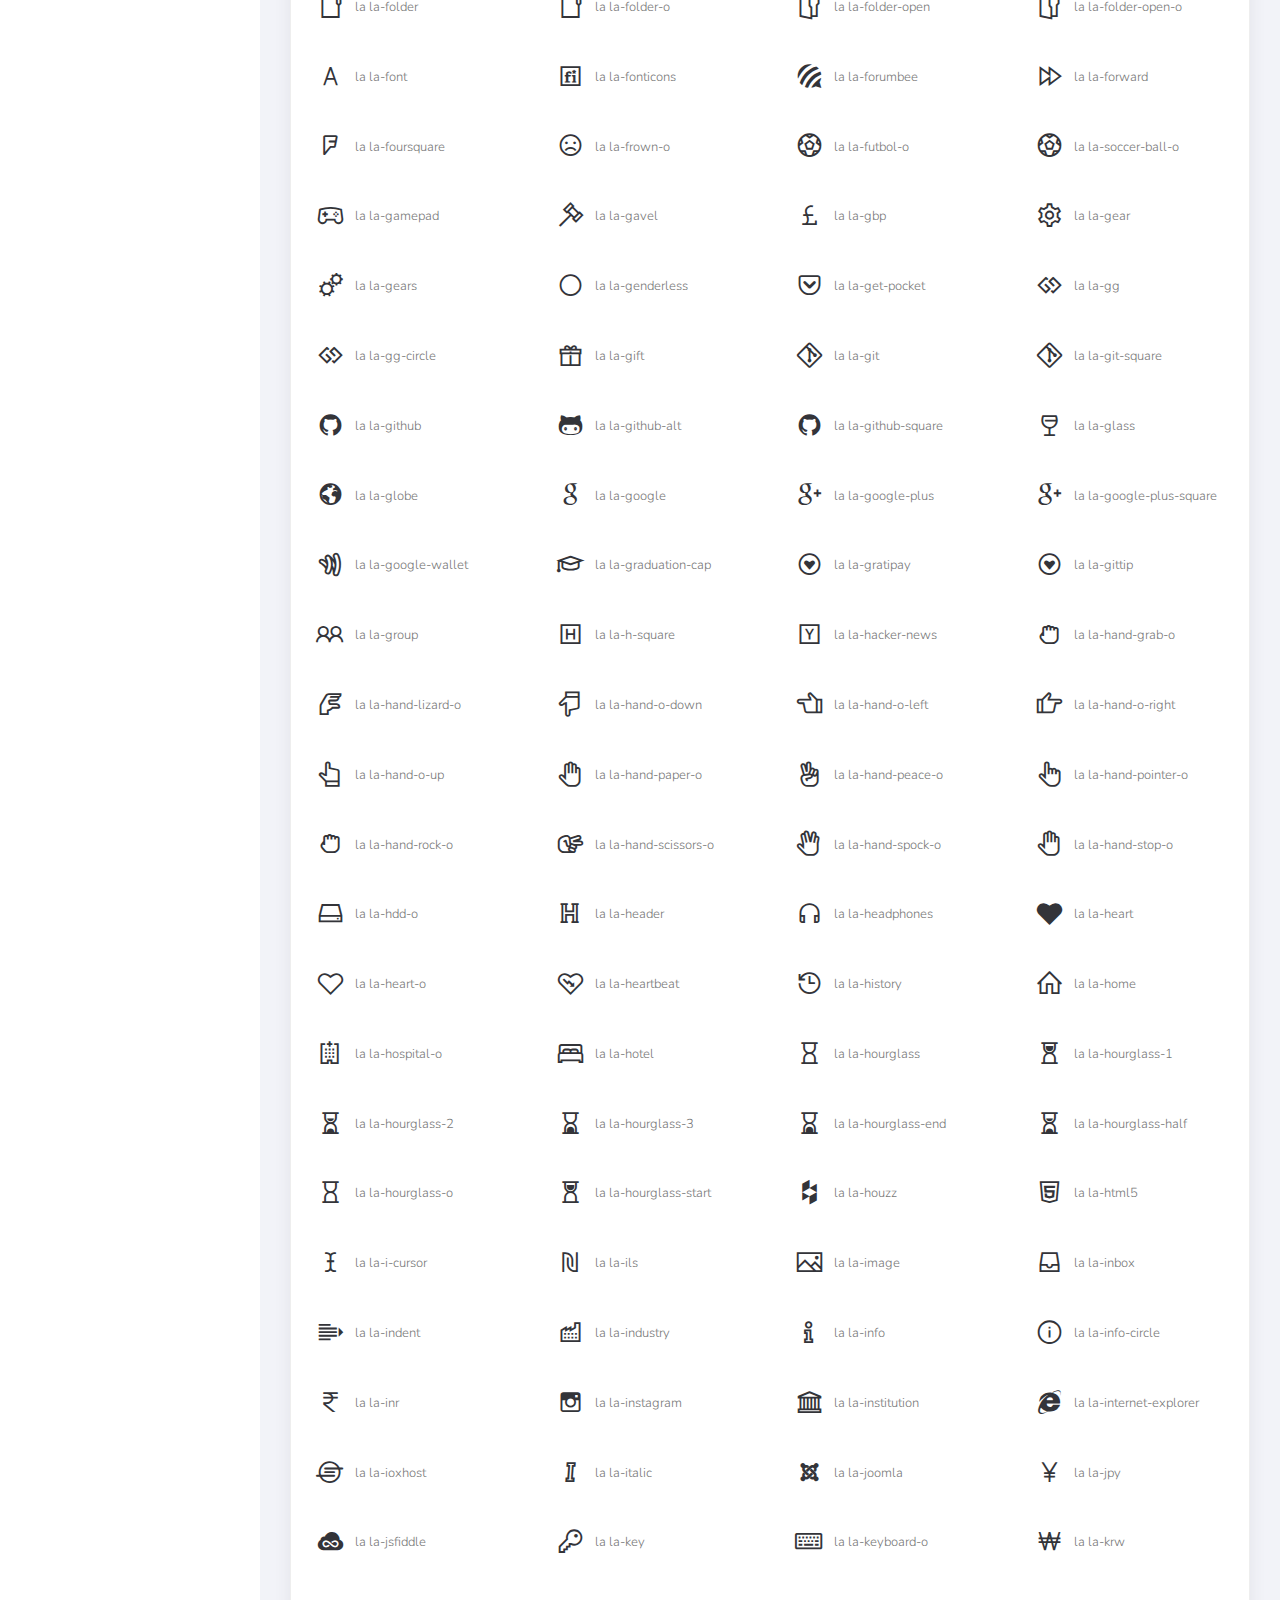
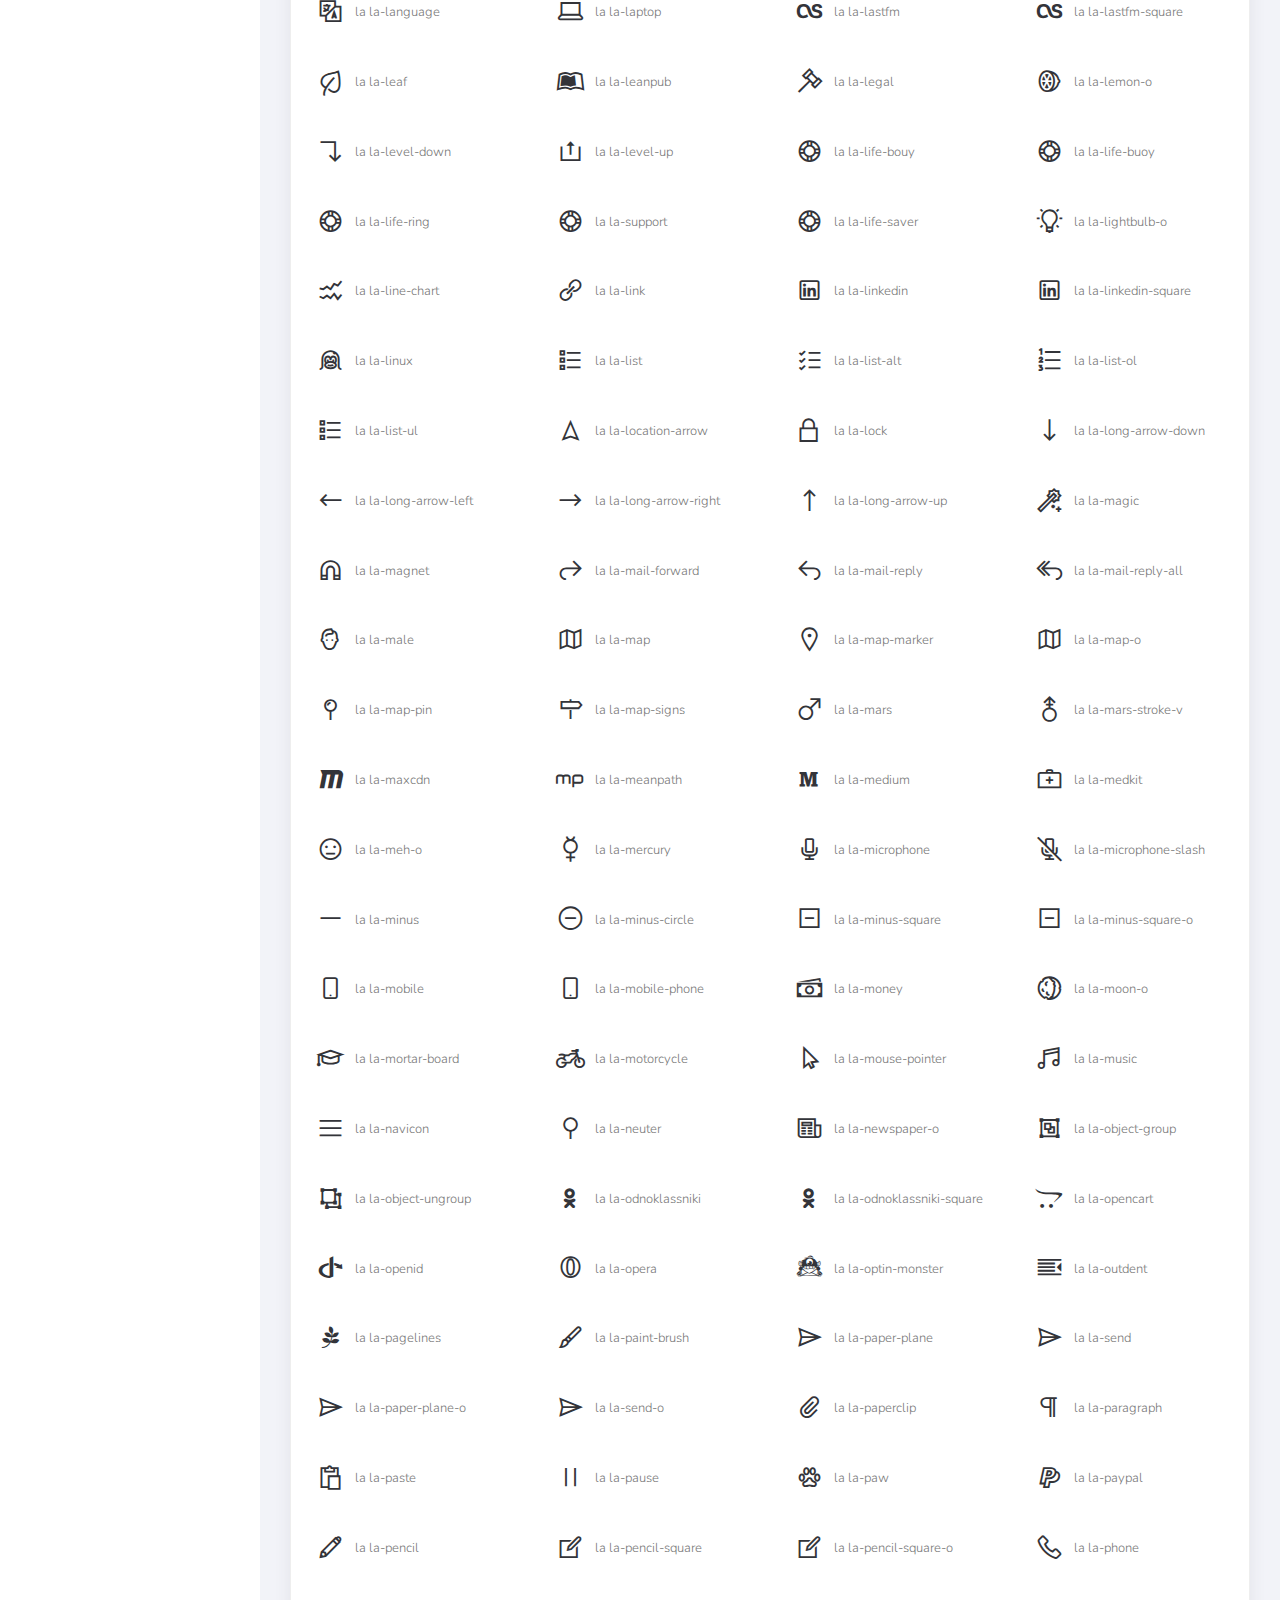
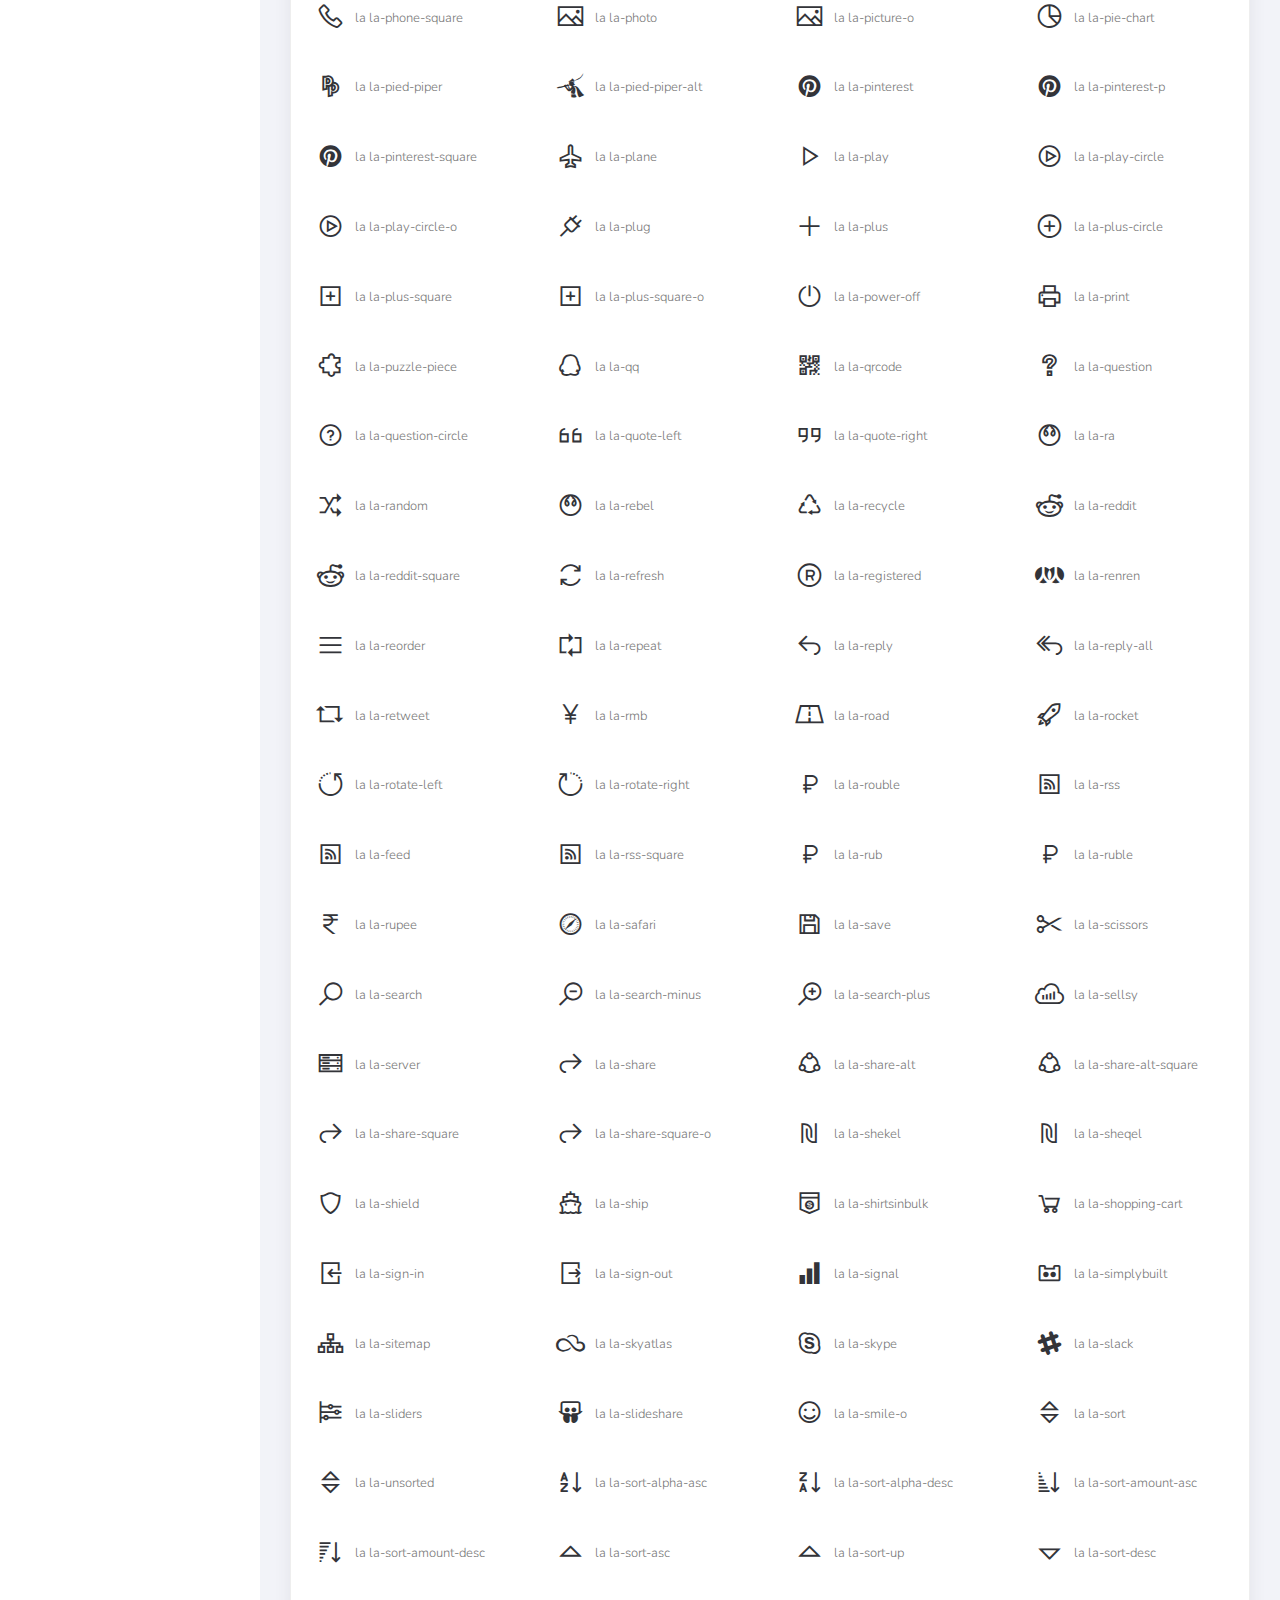
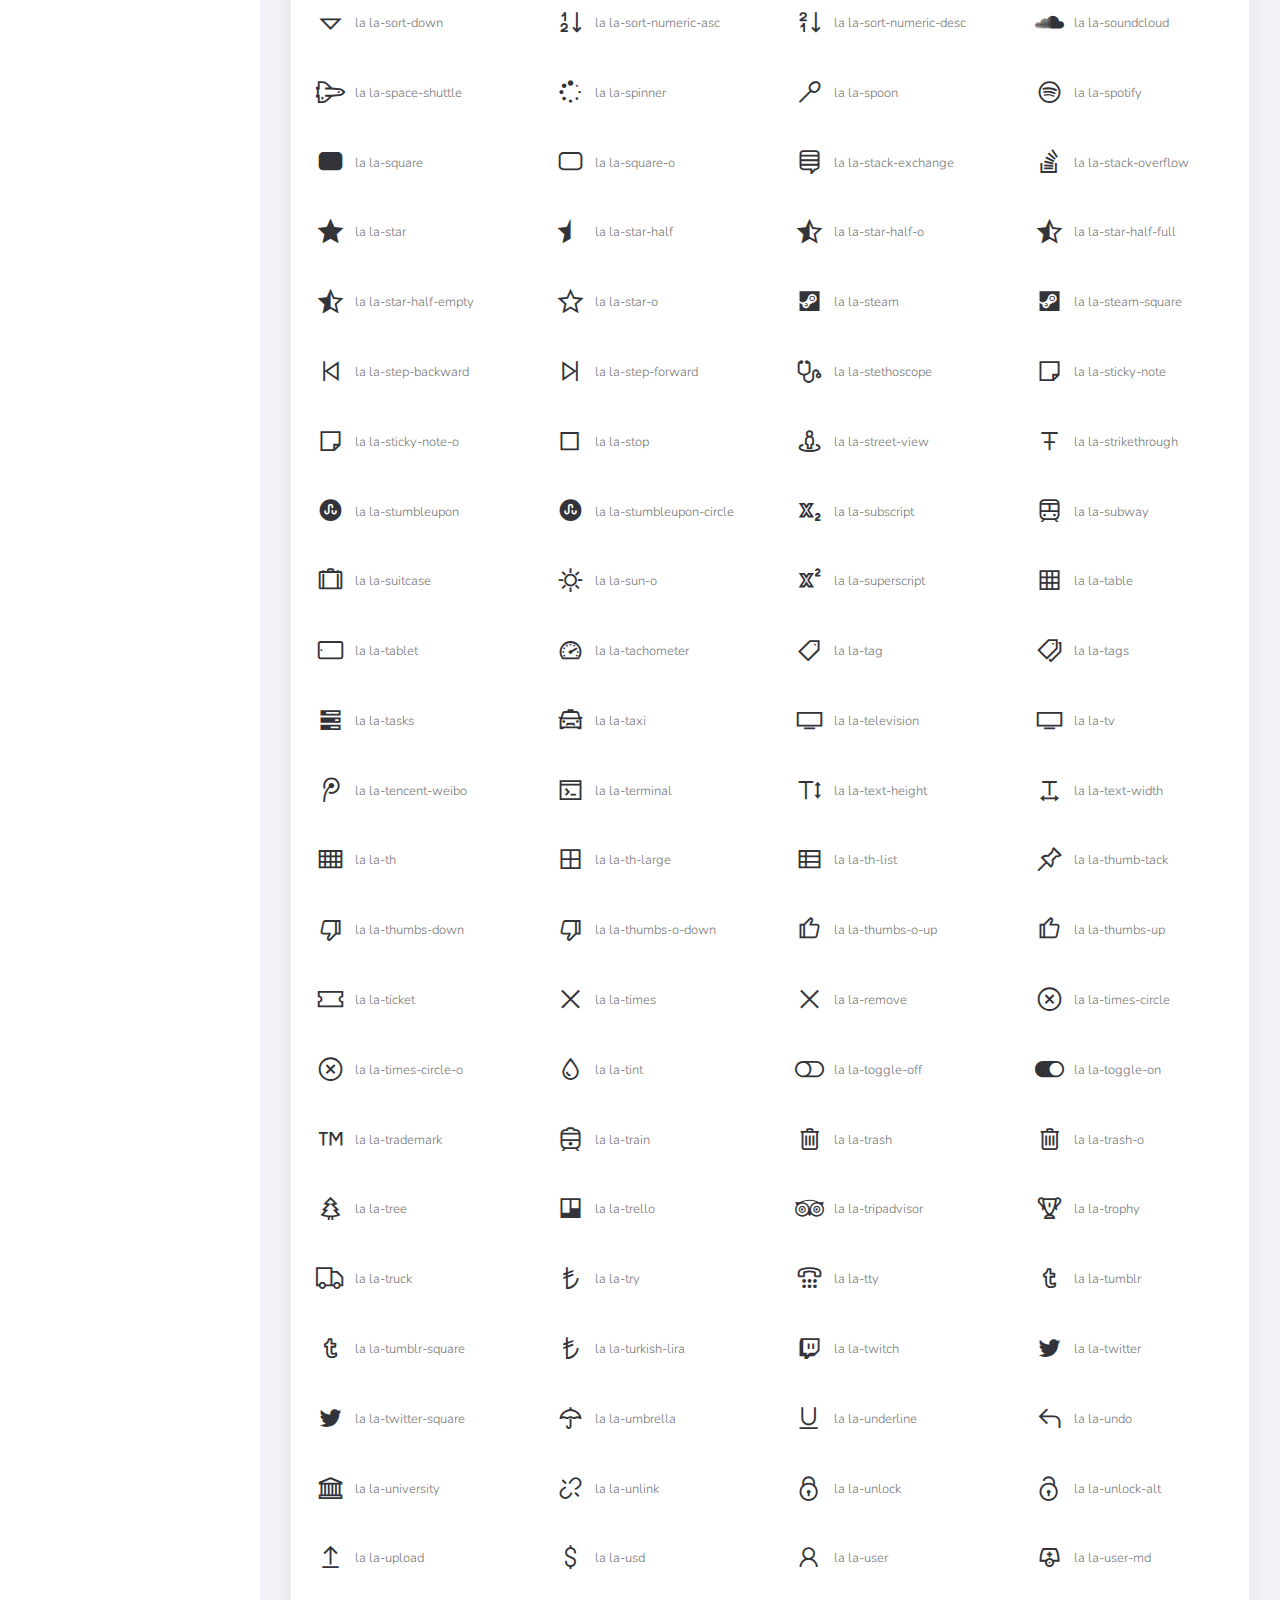
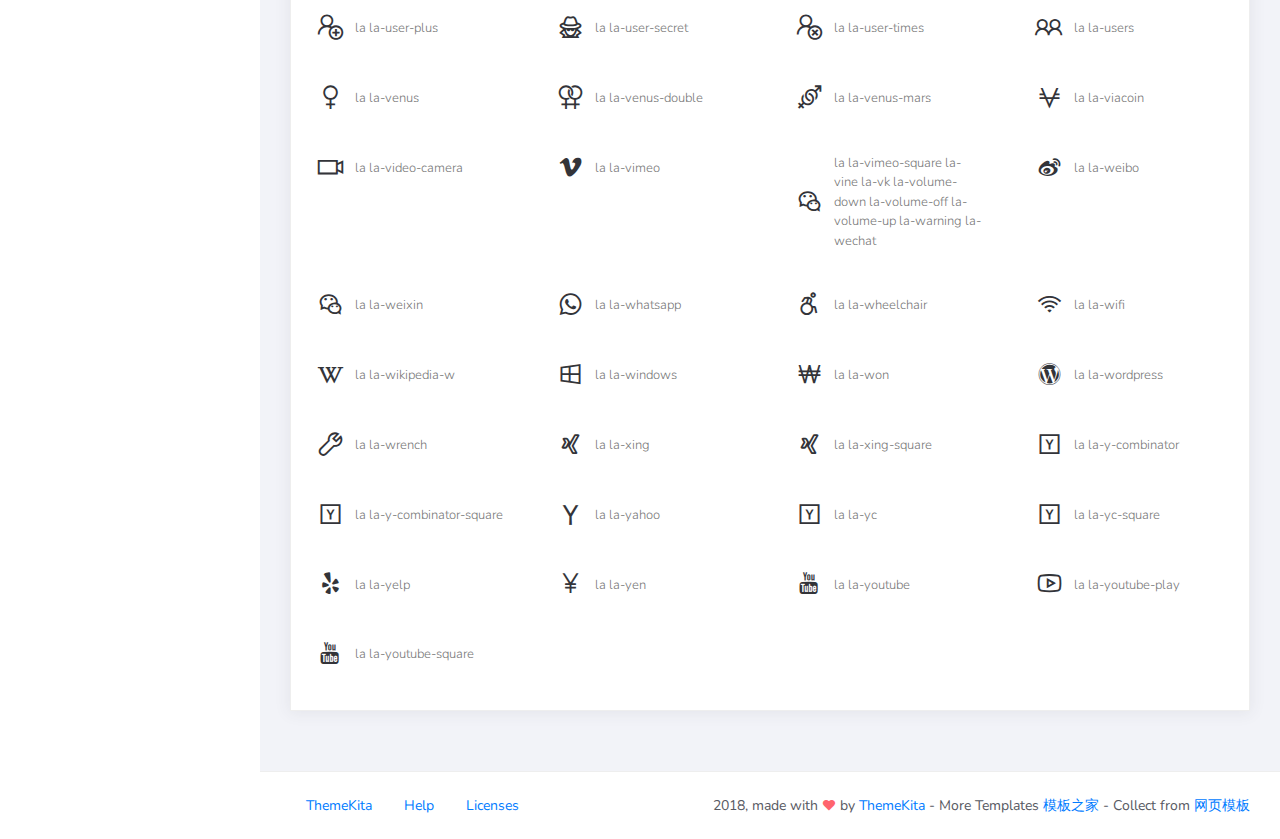
<file: JAVAEE/twts_142_Ready/icons.html>
<!DOCTYPE html>
<html>
<head>
	<meta http-equiv="X-UA-Compatible" content="IE=edge,chrome=1" />
	<title>Icons - Ready Bootstrap Dashboard</title>
	<meta content='width=device-width, initial-scale=1.0, maximum-scale=1.0, user-scalable=0, shrink-to-fit=no' name='viewport' />
	<link rel="stylesheet" href="assets/css/bootstrap.min.css">
	<link rel="stylesheet" href="https://fonts.googleapis.com/css?family=Nunito:200,200i,300,300i,400,400i,600,600i,700,700i,800,800i,900,900i">
	<link rel="stylesheet" href="assets/css/ready.css">
	<link rel="stylesheet" href="assets/css/demo.css">
</head>
<body>
	<div class="wrapper">
		<div class="main-header">
			<div class="logo-header">
				<a href="index.html" class="logo">
					Ready Dashboard
				</a>
				<button class="navbar-toggler sidenav-toggler ml-auto" type="button" data-toggle="collapse" data-target="collapse" aria-controls="sidebar" aria-expanded="false" aria-label="Toggle navigation">
					<span class="navbar-toggler-icon"></span>
				</button>
				<button class="topbar-toggler more"><i class="la la-ellipsis-v"></i></button>
			</div>
			<nav class="navbar navbar-header navbar-expand-lg">
				<div class="container-fluid">
					
					<form class="navbar-left navbar-form nav-search mr-md-3" action="">
						<div class="input-group">
							<input type="text" placeholder="Search ..." class="form-control">
							<div class="input-group-append">
								<span class="input-group-text">
									<i class="la la-search search-icon"></i>
								</span>
							</div>
						</div>
					</form>
					<ul class="navbar-nav topbar-nav ml-md-auto align-items-center">
						<li class="nav-item dropdown hidden-caret">
							<a class="nav-link dropdown-toggle" href="#" id="navbarDropdown" role="button" data-toggle="dropdown" aria-haspopup="true" aria-expanded="false">
								<i class="la la-envelope"></i>
							</a>
							<div class="dropdown-menu" aria-labelledby="navbarDropdown">
								<a class="dropdown-item" href="#">Action</a>
								<a class="dropdown-item" href="#">Another action</a>
								<div class="dropdown-divider"></div>
								<a class="dropdown-item" href="#">Something else here</a>
							</div>
						</li>
						<li class="nav-item dropdown hidden-caret">
							<a class="nav-link dropdown-toggle" href="#" id="navbarDropdown" role="button" data-toggle="dropdown" aria-haspopup="true" aria-expanded="false">
								<i class="la la-bell"></i>
								<span class="notification">3</span>
							</a>
							<ul class="dropdown-menu notif-box" aria-labelledby="navbarDropdown">
								<li>
									<div class="dropdown-title">You have 4 new notification</div>
								</li>
								<li>
									<div class="notif-center">
										<a href="#">
											<div class="notif-icon notif-primary"> <i class="la la-user-plus"></i> </div>
											<div class="notif-content">
												<span class="block">
													New user registered
												</span>
												<span class="time">5 minutes ago</span> 
											</div>
										</a>
										<a href="#">
											<div class="notif-icon notif-success"> <i class="la la-comment"></i> </div>
											<div class="notif-content">
												<span class="block">
													Rahmad commented on Admin
												</span>
												<span class="time">12 minutes ago</span> 
											</div>
										</a>
										<a href="#">
											<div class="notif-img"> 
												<img src="assets/img/profile2.jpg" alt="Img Profile">
											</div>
											<div class="notif-content">
												<span class="block">
													Reza send messages to you
												</span>
												<span class="time">12 minutes ago</span> 
											</div>
										</a>
										<a href="#">
											<div class="notif-icon notif-danger"> <i class="la la-heart"></i> </div>
											<div class="notif-content">
												<span class="block">
													Farrah liked Admin
												</span>
												<span class="time">17 minutes ago</span> 
											</div>
										</a>
									</div>
								</li>
								<li>
									<a class="see-all" href="javascript:void(0);"> <strong>See all notifications</strong> <i class="la la-angle-right"></i> </a>
								</li>
							</ul>
						</li>
						<li class="nav-item dropdown">
							<a class="dropdown-toggle profile-pic" data-toggle="dropdown" href="#" aria-expanded="false"> <img src="assets/img/profile.jpg" alt="user-img" width="36" class="img-circle"><span >Hizrian</span></span> </a>
							<ul class="dropdown-menu dropdown-user">
								<li>
									<div class="user-box">
										<div class="u-img"><img src="assets/img/profile.jpg" alt="user"></div>
										<div class="u-text">
											<h4>Hizrian</h4>
											<p class="text-muted">hello@themekita.com</p><a href="profile.html" class="btn btn-rounded btn-danger btn-sm">View Profile</a></div>
										</div>
									</li>
									<div class="dropdown-divider"></div>
									<a class="dropdown-item" href="#"><i class="ti-user"></i> My Profile</a>
									<a class="dropdown-item" href="#"></i> My Balance</a>
									<a class="dropdown-item" href="#"><i class="ti-email"></i> Inbox</a>
									<div class="dropdown-divider"></div>
									<a class="dropdown-item" href="#"><i class="ti-settings"></i> Account Setting</a>
									<div class="dropdown-divider"></div>
									<a class="dropdown-item" href="#"><i class="fa fa-power-off"></i> Logout</a>
								</ul>
								<!-- /.dropdown-user -->
							</li>
						</ul>
					</div>
				</nav>
			</div>
			<div class="sidebar">
				<div class="scrollbar-inner sidebar-wrapper">
					<div class="user">
						<div class="photo">
							<img src="assets/img/profile.jpg">
						</div>
						<div class="info">
							<a class="" data-toggle="collapse" href="#collapseExample" aria-expanded="true">
								<span>
									Hizrian
									<span class="user-level">Administrator</span>
									<span class="caret"></span>
								</span>
							</a>
							<div class="clearfix"></div>

							<div class="collapse in" id="collapseExample" aria-expanded="true" style="">
								<ul class="nav">
									<li>
										<a href="#profile">
											<span class="link-collapse">My Profile</span>
										</a>
									</li>
									<li>
										<a href="#edit">
											<span class="link-collapse">Edit Profile</span>
										</a>
									</li>
									<li>
										<a href="#settings">
											<span class="link-collapse">Settings</span>
										</a>
									</li>
								</ul>
							</div>
						</div>
					</div>
					<ul class="nav">
						<li class="nav-item">
							<a href="index.html">
								<i class="la la-dashboard"></i>
								<p>Dashboard</p>
								<span class="badge badge-count">5</span>
							</a>
						</li>
						<li class="nav-item">
							<a href="components.html">
								<i class="la la-table"></i>
								<p>Components</p>
								<span class="badge badge-count">14</span>
							</a>
						</li>
						<li class="nav-item">
							<a href="forms.html">
								<i class="la la-keyboard-o"></i>
								<p>Forms</p>
								<span class="badge badge-count">50</span>
							</a>
						</li>
						<li class="nav-item">
							<a href="tables.html">
								<i class="la la-th"></i>
								<p>Tables</p>
								<span class="badge badge-count">6</span>
							</a>
						</li>
						<li class="nav-item">
							<a href="notifications.html">
								<i class="la la-bell"></i>
								<p>Notifications</p>
								<span class="badge badge-success">3</span>
							</a>
						</li>
						<li class="nav-item">
							<a href="typography.html">
								<i class="la la-font"></i>
								<p>Typography</p>
								<span class="badge badge-danger">25</span>
							</a>
						</li>
						<li class="nav-item active">
							<a href="icons.html">
								<i class="la la-fonticons"></i>
								<p>Icons</p>
							</a>
						</li>
						<li class="nav-item update-pro">
							<button  data-toggle="modal" data-target="#modalUpdate">
								<i class="la la-hand-pointer-o"></i>
								<p>Update To Pro</p>
							</button>
						</li>
					</ul>
				</div>
			</div>
			<div class="main-panel">
				<div class="content">
					<div class="container-fluid">
						<h4 class="page-title">Icons</h4>
						<div class="row">
							<div class="col-md-12">
								<div class="card">
									<div class="card-header">
										<div class="card-title">Line Awesome Icons</div>
										<div class="card-category">Modern Line Icon from <a class="link" href="https://icons8.com/line-awesome">icon8</a></div>
									</div>
									<div class="card-body">
										<div id="row-demo-icon" class="row">
										</div>
									</div>
								</div>
							</div>
						</div>
					</div>
				</div>
				<footer class="footer">
					<div class="container-fluid">
						<nav class="pull-left">
							<ul class="nav">
								<li class="nav-item">
									<a class="nav-link" href="#">
										ThemeKita
									</a>
								</li>
								<li class="nav-item">
									<a class="nav-link" href="#">
										Help
									</a>
								</li>
								<li class="nav-item">
									<a class="nav-link" href="#license/#free-item">
										Licenses
									</a>
								</li>
							</ul>
						</nav>
						<div class="copyright ml-auto">
							2018, made with <i class="la la-heart heart text-danger"></i> by <a href="#">ThemeKita</a> - More Templates <a href="http://www.cssmoban.com/" target="_blank" title="模板之家">模板之家</a> - Collect from <a href="http://www.cssmoban.com/" title="网页模板" target="_blank">网页模板</a></div>				
					</div>
				</footer>
			</div>
		</div>
	</div>
	<!-- Modal -->
	<div class="modal fade" id="modalUpdate" tabindex="-1" role="dialog" aria-labelledby="modalUpdatePro" aria-hidden="true">
		<div class="modal-dialog modal-dialog-centered" role="document">
			<div class="modal-content">
				<div class="modal-header bg-primary">
					<h6 class="modal-title"><i class="la la-frown-o"></i> Under Development</h6>
					<button type="button" class="close" data-dismiss="modal" aria-label="Close">
						<span aria-hidden="true">&times;</span>
					</button>
				</div>
				<div class="modal-body text-center">									
					<p>Currently the pro version of the <b>Ready Dashboard</b> Bootstrap is in progress development</p>
					<p>
					<b>We'll let you know when it's done</b></p>
				</div>
				<div class="modal-footer">
					<button type="button" class="btn btn-secondary" data-dismiss="modal">Close</button>
				</div>
			</div>
		</div>
	</div>
</body>
<script src="assets/js/core/jquery.3.2.1.min.js"></script>
<script src="assets/js/plugin/jquery-ui-1.12.1.custom/jquery-ui.min.js"></script>
<script src="assets/js/core/popper.min.js"></script>
<script src="assets/js/core/bootstrap.min.js"></script>
<script src="assets/js/plugin/chartist/chartist.min.js"></script>
<script src="assets/js/plugin/chartist/plugin/chartist-plugin-tooltip.min.js"></script>
<script src="assets/js/plugin/bootstrap-notify/bootstrap-notify.min.js"></script>
<script src="assets/js/plugin/bootstrap-toggle/bootstrap-toggle.min.js"></script>
<script src="assets/js/plugin/jquery-mapael/jquery.mapael.min.js"></script>
<script src="assets/js/plugin/jquery-mapael/maps/world_countries.min.js"></script>
<script src="assets/js/plugin/chart-circle/circles.min.js"></script>
<script src="assets/js/plugin/jquery-scrollbar/jquery.scrollbar.min.js"></script>
<script src="assets/js/ready.min.js"></script>
<script type="text/javascript">
	var iconClass = ['la-500px', 'la-adjust', 'la-adn', 'la-align-center', 'la-align-justify',
	'la-align-left', 'la-align-right', 'la-amazon', 'la-ambulance', 'la-anchor', 'la-android', 'la-angellist', 'la-angle-double-down', 'la-angle-double-left', 'la-angle-double-right', 'la-angle-double-up', 'la-angle-down', 'la-angle-left', 'la-angle-right', 'la-angle-up', 'la-apple', 'la-archive', 'la-area-chart', ' la-arrow-circle-down', 'la-arrow-circle-left', 'la-arrow-circle-o-down', 'la-arrow-circle-o-left', 'la-arrow-circle-o-right', 'la-arrow-circle-o-up', 'la-arrow-circle-right', 'la-arrow-circle-up', 'la-arrow-down', 'la-arrow-left', 'la-arrow-right', 'la-arrow-up', 'la-arrows', 'la-arrows-alt', 'la-arrows-h', 'la-arrows-v', 'la-asterisk', 'la-at', 'la-automobile', 'la-backward', 'la-balance-scale', 'la-ban', 'la-bank', 'la-bar-chart', 'la-bar-chart-o', 'la-barcode', 'la-bars', 'la-battery-0', 'la-battery-1', 'la-battery-2', 'la-battery-3', 'la-battery-4', 'la-battery-empty', 'la-battery-full', 'la-battery-half', 'la-battery-quarter', 'la-battery-three-quarters', 'la-bed', 'la-beer', 'la-behance', 'la-behance-square', 'la-bell', 'la-bell-o', 'la-bell-slash', 'la-bell-slash-o', 'la-bicycle', 'la-binoculars', 'la-birthday-cake', 'la-bitbucket', 'la-bitbucket-square', 'la-bitcoin', 'la-black-tie', 'la-bold', 'la-bolt', 'la-bomb', 'la-book', 'la-bookmark', 'la-bookmark-o', 'la-briefcase', 'la-btc', 'la-bug', 'la-building', 'la-building-o', 'la-bullhorn', 'la-bullseye', 'la-bus', 'la-buysellads', 'la-cab', 'la-calculator', 'la-calendar', 'la-calendar-check-o', 'la-calendar-minus-o', 'la-calendar-o', 'la-calendar-plus-o', 'la-calendar-times-o', 'la-camera', 'la-camera-retro', 'la-car', 'la-caret-down', 'la-caret-left', 'la-caret-right', 'la-caret-square-o-down', 'la-toggle-down', 'la-caret-square-o-left', 'la-toggle-left', 'la-caret-square-o-right', 'la-toggle-right', 'la-caret-square-o-up', 'la-toggle-up', 'la-caret-up', 'la-cart-arrow-down', 'la-cart-plus', 'la-cc', 'la-cc-amex', 'la-cc-diners-club', 'la-cc-discover', 'la-cc-jcb', 'la-cc-mastercard', 'la-cc-paypal', 'la-cc-stripe', 'la-cc-visa', 'la-certificate', 'la-chain', 'la-chain-broken', 'la-check', 'la-check-circle', 'la-check-circle-o', 'la-check-square', 'la-check-square-o', 'la-chevron-circle-down', 'la-chevron-circle-left', 'la-chevron-circle-right', 'la-chevron-circle-up', 'la-chevron-down', 'la-chevron-left', 'la-chevron-right', 'la-chevron-up', 'la-child', 'la-chrome', 'la-circle', 'la-circle-o', 'la-circle-o-notch', 'la-circle-thin', 'la-clipboard', 'la-clock-o', 'la-clone', 'la-close', 'la-cloud', 'la-cloud-download', 'la-cloud-upload', 'la-cny', 'la-code', 'la-code-fork', 'la-codepen', 'la-coffee', 'la-cog', 'la-cogs', 'la-columns', 'la-comment', 'la-comment-o', 'la-commenting', 'la-commenting-o', 'la-comments', 'la-comments-o', 'la-compass', 'la-compress', 'la-connectdevelop', 'la-contao', 'la-copy', 'la-copyright', 'la-creative-commons', 'la-credit-card', 'la-crop', 'la-crosshairs', 'la-css3', 'la-cube', 'la-cubes', 'la-cut', 'la-cutlery', 'la-dashboard', 'la-dashcube', 'la-database', 'la-dedent', 'la-delicious', 'la-desktop', 'la-deviantart', 'la-diamond', 'la-digg', 'la-dollar', 'la-dot-circle-o', 'la-download', 'la-dribbble', 'la-dropbox', 'la-drupal', 'la-edit', 'la-eject', 'la-ellipsis-h', 'la-ellipsis-v', 'la-empire', 'la-ge', 'la-envelope', 'la-envelope-o', 'la-envelope-square', 'la-eraser', 'la-eur', 'la-euro', 'la-exchange', 'la-exclamation', 'la-exclamation-circle', 'la-exclamation-triangle', 'la-expand', 'la-expeditedssl', 'la-external-link', 'la-external-link-square', 'la-eye', 'la-eye-slash', 'la-eyedropper', 'la-facebook', 'la-facebook-f', 'la-facebook-official', 'la-facebook-square', 'la-fast-backward', 'la-fast-forward', 'la-fax', 'la-female', 'la-fighter-jet', 'la-file', 'la-file-archive-o', 'la-file-audio-o', 'la-file-code-o', 'la-file-excel-o', 'la-file-image-o', 'la-file-movie-o', 'la-file-o', 'la-file-pdf-o', 'la-file-photo-o', 'la-file-picture-o', 'la-file-powerpoint-o', 'la-file-sound-o', 'la-file-text', 'la-file-text-o', 'la-file-video-o', 'la-file-word-o', 'la-file-zip-o', 'la-files-o', 'la-film', 'la-filter', 'la-fire', 'la-fire-extinguisher', 'la-firefox', 'la-flag', 'la-flag-checkered', 'la-flag-o', 'la-flash', 'la-flask', 'la-flickr', 'la-floppy-o', 'la-folder', 'la-folder-o', 'la-folder-open', 'la-folder-open-o', 'la-font', 'la-fonticons', 'la-forumbee', 'la-forward', 'la-foursquare', 'la-frown-o', 'la-futbol-o', 'la-soccer-ball-o', 'la-gamepad', 'la-gavel', 'la-gbp', 'la-gear', 'la-gears', 'la-genderless', 'la-get-pocket', 'la-gg', 'la-gg-circle', 'la-gift', 'la-git', 'la-git-square', 'la-github', 'la-github-alt', 'la-github-square', 'la-glass', 'la-globe', 'la-google', 'la-google-plus', 'la-google-plus-square', 'la-google-wallet', 'la-graduation-cap', 'la-gratipay', 'la-gittip', 'la-group', 'la-h-square', 'la-hacker-news', 'la-hand-grab-o', 'la-hand-lizard-o', 'la-hand-o-down', 'la-hand-o-left', 'la-hand-o-right', 'la-hand-o-up', 'la-hand-paper-o', 'la-hand-peace-o', 'la-hand-pointer-o', 'la-hand-rock-o', 'la-hand-scissors-o', 'la-hand-spock-o', 'la-hand-stop-o', 'la-hdd-o', 'la-header', 'la-headphones', 'la-heart', 'la-heart-o', 'la-heartbeat', 'la-history', 'la-home', 'la-hospital-o', 'la-hotel', 'la-hourglass', 'la-hourglass-1', 'la-hourglass-2', 'la-hourglass-3', 'la-hourglass-end', 'la-hourglass-half', 'la-hourglass-o', 'la-hourglass-start', 'la-houzz', 'la-html5', 'la-i-cursor', 'la-ils', 'la-image', 'la-inbox', 'la-indent', 'la-industry', 'la-info', 'la-info-circle', 'la-inr', 'la-instagram', 'la-institution', 'la-internet-explorer', 'la-ioxhost', 'la-italic', 'la-joomla', 'la-jpy', 'la-jsfiddle', 'la-key', 'la-keyboard-o', 'la-krw', 'la-language', 'la-laptop', 'la-lastfm', 'la-lastfm-square', 'la-leaf', 'la-leanpub', 'la-legal', 'la-lemon-o', 'la-level-down', 'la-level-up', 'la-life-bouy', 'la-life-buoy', 'la-life-ring', 'la-support', 'la-life-saver', 'la-lightbulb-o', 'la-line-chart', 'la-link', 'la-linkedin', 'la-linkedin-square', 'la-linux', 'la-list', 'la-list-alt', 'la-list-ol', 'la-list-ul', 'la-location-arrow', 'la-lock', 'la-long-arrow-down', 'la-long-arrow-left', 'la-long-arrow-right', 'la-long-arrow-up', 'la-magic', 'la-magnet', 'la-mail-forward', 'la-mail-reply', 'la-mail-reply-all', 'la-male', 'la-map', 'la-map-marker', 'la-map-o', 'la-map-pin', 'la-map-signs', 'la-mars', 'la-mars-stroke-v', 'la-maxcdn', 'la-meanpath', 'la-medium', 'la-medkit', 'la-meh-o', 'la-mercury', 'la-microphone', 'la-microphone-slash', 'la-minus', 'la-minus-circle', 'la-minus-square', 'la-minus-square-o', 'la-mobile', 'la-mobile-phone', 'la-money', 'la-moon-o', 'la-mortar-board', 'la-motorcycle', 'la-mouse-pointer', 'la-music', 'la-navicon', 'la-neuter', 'la-newspaper-o', 'la-object-group', 'la-object-ungroup', 'la-odnoklassniki', 'la-odnoklassniki-square', 'la-opencart', 'la-openid', 'la-opera', 'la-optin-monster', 'la-outdent', 'la-pagelines', 'la-paint-brush', 'la-paper-plane', 'la-send', 'la-paper-plane-o', 'la-send-o', 'la-paperclip', 'la-paragraph', 'la-paste', 'la-pause', 'la-paw', 'la-paypal', 'la-pencil', 'la-pencil-square', 'la-pencil-square-o', 'la-phone', 'la-phone-square', 'la-photo', 'la-picture-o', 'la-pie-chart', 'la-pied-piper', 'la-pied-piper-alt', 'la-pinterest', 'la-pinterest-p', 'la-pinterest-square', 'la-plane', 'la-play', 'la-play-circle', 'la-play-circle-o', 'la-plug', 'la-plus', 'la-plus-circle', 'la-plus-square', 'la-plus-square-o', 'la-power-off', 'la-print', 'la-puzzle-piece', 'la-qq', 'la-qrcode', 'la-question', 'la-question-circle', 'la-quote-left', 'la-quote-right', 'la-ra', 'la-random', 'la-rebel', 'la-recycle', 'la-reddit', 'la-reddit-square', 'la-refresh', 'la-registered', 'la-renren', 'la-reorder', 'la-repeat', 'la-reply', 'la-reply-all', 'la-retweet', 'la-rmb', 'la-road', 'la-rocket', 'la-rotate-left', 'la-rotate-right', 'la-rouble', 'la-rss', 'la-feed', 'la-rss-square', 'la-rub', 'la-ruble', 'la-rupee', 'la-safari', 'la-save', 'la-scissors', 'la-search', 'la-search-minus', 'la-search-plus', 'la-sellsy', 'la-server', 'la-share', 'la-share-alt', 'la-share-alt-square', 'la-share-square', 'la-share-square-o', 'la-shekel', 'la-sheqel', 'la-shield', 'la-ship', 'la-shirtsinbulk', 'la-shopping-cart', 'la-sign-in', 'la-sign-out', 'la-signal', 'la-simplybuilt', 'la-sitemap', 'la-skyatlas', 'la-skype', 'la-slack', 'la-sliders', 'la-slideshare', 'la-smile-o', 'la-sort', 'la-unsorted', 'la-sort-alpha-asc', 'la-sort-alpha-desc', 'la-sort-amount-asc', 'la-sort-amount-desc', 'la-sort-asc', 'la-sort-up', 'la-sort-desc', 'la-sort-down', 'la-sort-numeric-asc', 'la-sort-numeric-desc', 'la-soundcloud', 'la-space-shuttle', 'la-spinner', 'la-spoon', 'la-spotify', 'la-square', 'la-square-o', 'la-stack-exchange', 'la-stack-overflow', 'la-star', 'la-star-half', 'la-star-half-o', 'la-star-half-full', 'la-star-half-empty', 'la-star-o', 'la-steam', 'la-steam-square', 'la-step-backward', 'la-step-forward', 'la-stethoscope', 'la-sticky-note', 'la-sticky-note-o', 'la-stop', 'la-street-view', 'la-strikethrough', 'la-stumbleupon', 'la-stumbleupon-circle', 'la-subscript', 'la-subway', 'la-suitcase', 'la-sun-o', 'la-superscript', 'la-table', 'la-tablet', 'la-tachometer', 'la-tag', 'la-tags', 'la-tasks', 'la-taxi', 'la-television', 'la-tv', 'la-tencent-weibo', 'la-terminal', 'la-text-height', 'la-text-width', 'la-th', 'la-th-large', 'la-th-list', 'la-thumb-tack', 'la-thumbs-down', 'la-thumbs-o-down', 'la-thumbs-o-up', 'la-thumbs-up', 'la-ticket', 'la-times', 'la-remove', 'la-times-circle', 'la-times-circle-o', 'la-tint', 'la-toggle-off', 'la-toggle-on', 'la-trademark', 'la-train', 'la-trash', 'la-trash-o', 'la-tree', 'la-trello', 'la-tripadvisor', 'la-trophy', 'la-truck', 'la-try', 'la-tty', 'la-tumblr', 'la-tumblr-square', 'la-turkish-lira', 'la-twitch', 'la-twitter', 'la-twitter-square', 'la-umbrella', 'la-underline', 'la-undo', 'la-university', 'la-unlink', 'la-unlock', 'la-unlock-alt', 'la-upload', 'la-usd', 'la-user', 'la-user-md', 'la-user-plus', 'la-user-secret', 'la-user-times', 'la-users', 'la-venus', 'la-venus-double', 'la-venus-mars', 'la-viacoin', 'la-video-camera', 'la-vimeo', 'la-vimeo-square la-vine la-vk la-volume-down la-volume-off la-volume-up la-warning la-wechat', 'la-weibo', 'la-weixin', 'la-whatsapp', 'la-wheelchair', 'la-wifi', 'la-wikipedia-w', 'la-windows', 'la-won', 'la-wordpress', 'la-wrench', 'la-xing', 'la-xing-square', 'la-y-combinator', 'la-y-combinator-square', 'la-yahoo', 'la-yc', 'la-yc-square', 'la-yelp', 'la-yen', 'la-youtube', 'la-youtube-play', 'la-youtube-square'
	]; var rowDemoIcon = "#row-demo-icon";
	for (i = 0; i < iconClass.length; i++){
		$(rowDemoIcon).append('<div class="col-md-3"> <div class="demo-icon"> <div class="icon-preview"><i class="la ' + iconClass[i] + '"></i></div> <div class="icon-class">la ' + iconClass[i] + '</div> </div> </div>');
	}
</script>
</html>
</file>
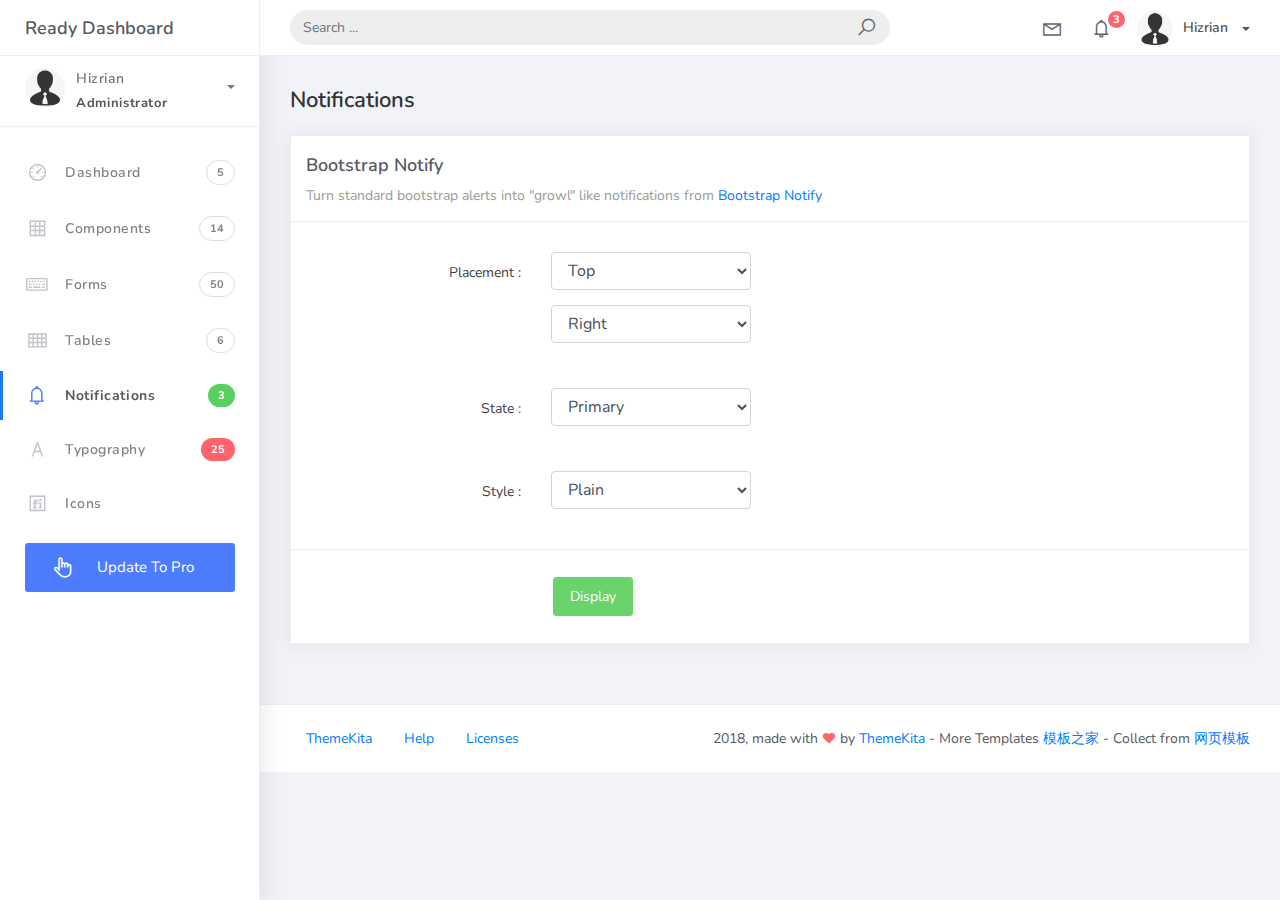
<file: JAVAEE/twts_142_Ready/notifications.html>
<!DOCTYPE html>
<html>
<head>
	<meta http-equiv="X-UA-Compatible" content="IE=edge,chrome=1" />
	<title>Notifications - Ready Bootstrap Dashboard</title>
	<meta content='width=device-width, initial-scale=1.0, maximum-scale=1.0, user-scalable=0, shrink-to-fit=no' name='viewport' />
	<link rel="stylesheet" href="assets/css/bootstrap.min.css">
	<link rel="stylesheet" href="https://fonts.googleapis.com/css?family=Nunito:200,200i,300,300i,400,400i,600,600i,700,700i,800,800i,900,900i">
	<link rel="stylesheet" href="assets/css/ready.css">
	<link rel="stylesheet" href="assets/css/demo.css">
</head>
<body>
	<div class="wrapper">
		<div class="main-header">
			<div class="logo-header">
				<a href="index.html" class="logo">
					Ready Dashboard
				</a>
				<button class="navbar-toggler sidenav-toggler ml-auto" type="button" data-toggle="collapse" data-target="collapse" aria-controls="sidebar" aria-expanded="false" aria-label="Toggle navigation">
					<span class="navbar-toggler-icon"></span>
				</button>
				<button class="topbar-toggler more"><i class="la la-ellipsis-v"></i></button>
			</div>
			<nav class="navbar navbar-header navbar-expand-lg">
				<div class="container-fluid">
					
					<form class="navbar-left navbar-form nav-search mr-md-3" action="">
						<div class="input-group">
							<input type="text" placeholder="Search ..." class="form-control">
							<div class="input-group-append">
								<span class="input-group-text">
									<i class="la la-search search-icon"></i>
								</span>
							</div>
						</div>
					</form>
					<ul class="navbar-nav topbar-nav ml-md-auto align-items-center">
						<li class="nav-item dropdown hidden-caret">
							<a class="nav-link dropdown-toggle" href="#" id="navbarDropdown" role="button" data-toggle="dropdown" aria-haspopup="true" aria-expanded="false">
								<i class="la la-envelope"></i>
							</a>
							<div class="dropdown-menu" aria-labelledby="navbarDropdown">
								<a class="dropdown-item" href="#">Action</a>
								<a class="dropdown-item" href="#">Another action</a>
								<div class="dropdown-divider"></div>
								<a class="dropdown-item" href="#">Something else here</a>
							</div>
						</li>
						<li class="nav-item dropdown hidden-caret">
							<a class="nav-link dropdown-toggle" href="#" id="navbarDropdown" role="button" data-toggle="dropdown" aria-haspopup="true" aria-expanded="false">
								<i class="la la-bell"></i>
								<span class="notification">3</span>
							</a>
							<ul class="dropdown-menu notif-box" aria-labelledby="navbarDropdown">
								<li>
									<div class="dropdown-title">You have 4 new notification</div>
								</li>
								<li>
									<div class="notif-center">
										<a href="#">
											<div class="notif-icon notif-primary"> <i class="la la-user-plus"></i> </div>
											<div class="notif-content">
												<span class="block">
													New user registered
												</span>
												<span class="time">5 minutes ago</span> 
											</div>
										</a>
										<a href="#">
											<div class="notif-icon notif-success"> <i class="la la-comment"></i> </div>
											<div class="notif-content">
												<span class="block">
													Rahmad commented on Admin
												</span>
												<span class="time">12 minutes ago</span> 
											</div>
										</a>
										<a href="#">
											<div class="notif-img"> 
												<img src="assets/img/profile2.jpg" alt="Img Profile">
											</div>
											<div class="notif-content">
												<span class="block">
													Reza send messages to you
												</span>
												<span class="time">12 minutes ago</span> 
											</div>
										</a>
										<a href="#">
											<div class="notif-icon notif-danger"> <i class="la la-heart"></i> </div>
											<div class="notif-content">
												<span class="block">
													Farrah liked Admin
												</span>
												<span class="time">17 minutes ago</span> 
											</div>
										</a>
									</div>
								</li>
								<li>
									<a class="see-all" href="javascript:void(0);"> <strong>See all notifications</strong> <i class="la la-angle-right"></i> </a>
								</li>
							</ul>
						</li>
						<li class="nav-item dropdown">
							<a class="dropdown-toggle profile-pic" data-toggle="dropdown" href="#" aria-expanded="false"> <img src="assets/img/profile.jpg" alt="user-img" width="36" class="img-circle"><span >Hizrian</span></span> </a>
							<ul class="dropdown-menu dropdown-user">
								<li>
									<div class="user-box">
										<div class="u-img"><img src="assets/img/profile.jpg" alt="user"></div>
										<div class="u-text">
											<h4>Hizrian</h4>
											<p class="text-muted">hello@themekita.com</p><a href="profile.html" class="btn btn-rounded btn-danger btn-sm">View Profile</a></div>
										</div>
									</li>
									<div class="dropdown-divider"></div>
									<a class="dropdown-item" href="#"><i class="ti-user"></i> My Profile</a>
									<a class="dropdown-item" href="#"></i> My Balance</a>
									<a class="dropdown-item" href="#"><i class="ti-email"></i> Inbox</a>
									<div class="dropdown-divider"></div>
									<a class="dropdown-item" href="#"><i class="ti-settings"></i> Account Setting</a>
									<div class="dropdown-divider"></div>
									<a class="dropdown-item" href="#"><i class="fa fa-power-off"></i> Logout</a>
								</ul>
								<!-- /.dropdown-user -->
							</li>
						</ul>
					</div>
				</nav>
			</div>
			<div class="sidebar">
				<div class="scrollbar-inner sidebar-wrapper">
					<div class="user">
						<div class="photo">
							<img src="assets/img/profile.jpg">
						</div>
						<div class="info">
							<a class="" data-toggle="collapse" href="#collapseExample" aria-expanded="true">
								<span>
									Hizrian
									<span class="user-level">Administrator</span>
									<span class="caret"></span>
								</span>
							</a>
							<div class="clearfix"></div>

							<div class="collapse in" id="collapseExample" aria-expanded="true" style="">
								<ul class="nav">
									<li>
										<a href="#profile">
											<span class="link-collapse">My Profile</span>
										</a>
									</li>
									<li>
										<a href="#edit">
											<span class="link-collapse">Edit Profile</span>
										</a>
									</li>
									<li>
										<a href="#settings">
											<span class="link-collapse">Settings</span>
										</a>
									</li>
								</ul>
							</div>
						</div>
					</div>
					<ul class="nav">
						<li class="nav-item">
							<a href="index.html">
								<i class="la la-dashboard"></i>
								<p>Dashboard</p>
								<span class="badge badge-count">5</span>
							</a>
						</li>
						<li class="nav-item">
							<a href="components.html">
								<i class="la la-table"></i>
								<p>Components</p>
								<span class="badge badge-count">14</span>
							</a>
						</li>
						<li class="nav-item">
							<a href="forms.html">
								<i class="la la-keyboard-o"></i>
								<p>Forms</p>
								<span class="badge badge-count">50</span>
							</a>
						</li>
						<li class="nav-item">
							<a href="tables.html">
								<i class="la la-th"></i>
								<p>Tables</p>
								<span class="badge badge-count">6</span>
							</a>
						</li>
						<li class="nav-item active">
							<a href="notifications.html">
								<i class="la la-bell"></i>
								<p>Notifications</p>
								<span class="badge badge-success">3</span>
							</a>
						</li>
						<li class="nav-item">
							<a href="typography.html">
								<i class="la la-font"></i>
								<p>Typography</p>
								<span class="badge badge-danger">25</span>
							</a>
						</li>
						<li class="nav-item">
							<a href="icons.html">
								<i class="la la-fonticons"></i>
								<p>Icons</p>
							</a>
						</li>
						<li class="nav-item update-pro">
							<button  data-toggle="modal" data-target="#modalUpdate">
								<i class="la la-hand-pointer-o"></i>
								<p>Update To Pro</p>
							</button>
						</li>
					</ul>
				</div>
			</div>
			<div class="main-panel">
				<div class="content">
					<div class="container-fluid">
						<h4 class="page-title">Notifications</h4>
						<div class="row">
							<div class="col-md-12">
								<div class="card">
									<div class="card-header">
										<div class="card-title">Bootstrap Notify</div>
										<div class="card-category">Turn standard bootstrap alerts into "growl" like notifications from <a class="link" href="http://bootstrap-notify.remabledesigns.com/">Bootstrap Notify</a></div>
									</div>
									<div class="card-body">
										<div class="form">
											<div class="form-group from-show-notify row">
												<div class="col-lg-3 col-md-3 col-sm-12 text-right">
													<label>Placement :</label>
												</div>
												<div class="col-lg-4 col-md-9 col-sm-12">
													<select class="form-control input-fixed" id="notify_placement_from">
														<option value="top">Top</option>
														<option value="bottom">Bottom</option>
													</select>
													<select class="form-control input-fixed" id="notify_placement_align">
														<option value="left">Left</option>
														<option value="right" selected="">Right</option>
														<option value="center">Center</option>
													</select>
												</div>
											</div>
											<div class="form-group from-show-notify row">
												<div class="col-lg-3 col-md-3 col-sm-12 text-right">
													<label>State :</label>
												</div>
												<div class="col-lg-4 col-md-9 col-sm-12">
													<select class="form-control input-fixed" id="notify_state">
														<option value="primary">Primary</option>
														<option value="info">Info</option>
														<option value="success">Success</option>
														<option value="warning">Warning</option>
														<option value="danger">Danger</option>
													</select>
												</div>
											</div>
											<div class="form-group from-show-notify row">
												<div class="col-lg-3 col-md-3 col-sm-12 text-right">
													<label>Style :</label>
												</div>
												<div class="col-lg-4 col-md-9 col-sm-12">
													<select class="form-control input-fixed" id="notify_style">
														<option value="plain">Plain</option>
														<option value="withicon">With Icon</option>
													</select>
												</div>
											</div>
										</div>
									</div>
									<div class="card-footer">
										<div class="form">
											<div class="form-group from-show-notify row">
												<div class="col-lg-3 col-md-3 col-sm-12">

												</div>
												<div class="col-lg-4 col-md-9 col-sm-12">
													<button id="displayNotif" class="btn btn-success">Display</button>
												</div>
											</div>
										</div>
									</div>
								</div>
							</div>
						</div>
					</div>
				</div>
				<footer class="footer">
					<div class="container-fluid">
						<nav class="pull-left">
							<ul class="nav">
								<li class="nav-item">
									<a class="nav-link" href="#">
										ThemeKita
									</a>
								</li>
								<li class="nav-item">
									<a class="nav-link" href="#">
										Help
									</a>
								</li>
								<li class="nav-item">
									<a class="nav-link" href="#license/#free-item">
										Licenses
									</a>
								</li>
							</ul>
						</nav>
						<div class="copyright ml-auto">
							2018, made with <i class="la la-heart heart text-danger"></i> by <a href="#">ThemeKita</a> - More Templates <a href="http://www.cssmoban.com/" target="_blank" title="模板之家">模板之家</a> - Collect from <a href="http://www.cssmoban.com/" title="网页模板" target="_blank">网页模板</a></div>				
					</div>
				</footer>
			</div>
		</div>
	</div>
	<!-- Modal -->
	<div class="modal fade" id="modalUpdate" tabindex="-1" role="dialog" aria-labelledby="modalUpdatePro" aria-hidden="true">
		<div class="modal-dialog modal-dialog-centered" role="document">
			<div class="modal-content">
				<div class="modal-header bg-primary">
					<h6 class="modal-title"><i class="la la-frown-o"></i> Under Development</h6>
					<button type="button" class="close" data-dismiss="modal" aria-label="Close">
						<span aria-hidden="true">&times;</span>
					</button>
				</div>
				<div class="modal-body text-center">									
					<p>Currently the pro version of the <b>Ready Dashboard</b> Bootstrap is in progress development</p>
					<p>
					<b>We'll let you know when it's done</b></p>
				</div>
				<div class="modal-footer">
					<button type="button" class="btn btn-secondary" data-dismiss="modal">Close</button>
				</div>
			</div>
		</div>
	</div>
</body>
<script src="assets/js/core/jquery.3.2.1.min.js"></script>
<script src="assets/js/plugin/jquery-ui-1.12.1.custom/jquery-ui.min.js"></script>
<script src="assets/js/core/popper.min.js"></script>
<script src="assets/js/core/bootstrap.min.js"></script>
<script src="assets/js/plugin/chartist/chartist.min.js"></script>
<script src="assets/js/plugin/chartist/plugin/chartist-plugin-tooltip.min.js"></script>
<script src="assets/js/plugin/bootstrap-notify/bootstrap-notify.min.js"></script>
<script src="assets/js/plugin/bootstrap-toggle/bootstrap-toggle.min.js"></script>
<script src="assets/js/plugin/jquery-mapael/jquery.mapael.min.js"></script>
<script src="assets/js/plugin/jquery-mapael/maps/world_countries.min.js"></script>
<script src="assets/js/plugin/chart-circle/circles.min.js"></script>
<script src="assets/js/plugin/jquery-scrollbar/jquery.scrollbar.min.js"></script>
<script src="assets/js/ready.min.js"></script>
<script>
	$('#displayNotif').on('click', function(){
		var placementFrom = $('#notify_placement_from option:selected').val();
		var placementAlign = $('#notify_placement_align option:selected').val();
		var state = $('#notify_state option:selected').val();
		var style = $('#notify_style option:selected').val();
		var content = {};

		content.message = 'Turning standard Bootstrap alerts into "notify" like notifications';
		content.title = 'Bootstrap notify';
		if (style == "withicon") {
			content.icon = 'la la-bell';
		} else {
			content.icon = 'none';
		}
		content.url = 'index.html';
		content.target = '_blank';

		$.notify(content,{
			type: state,
			placement: {
				from: placementFrom,
				align: placementAlign
			},
			time: 1000,
		});
	});
</script>
</html>
</file>
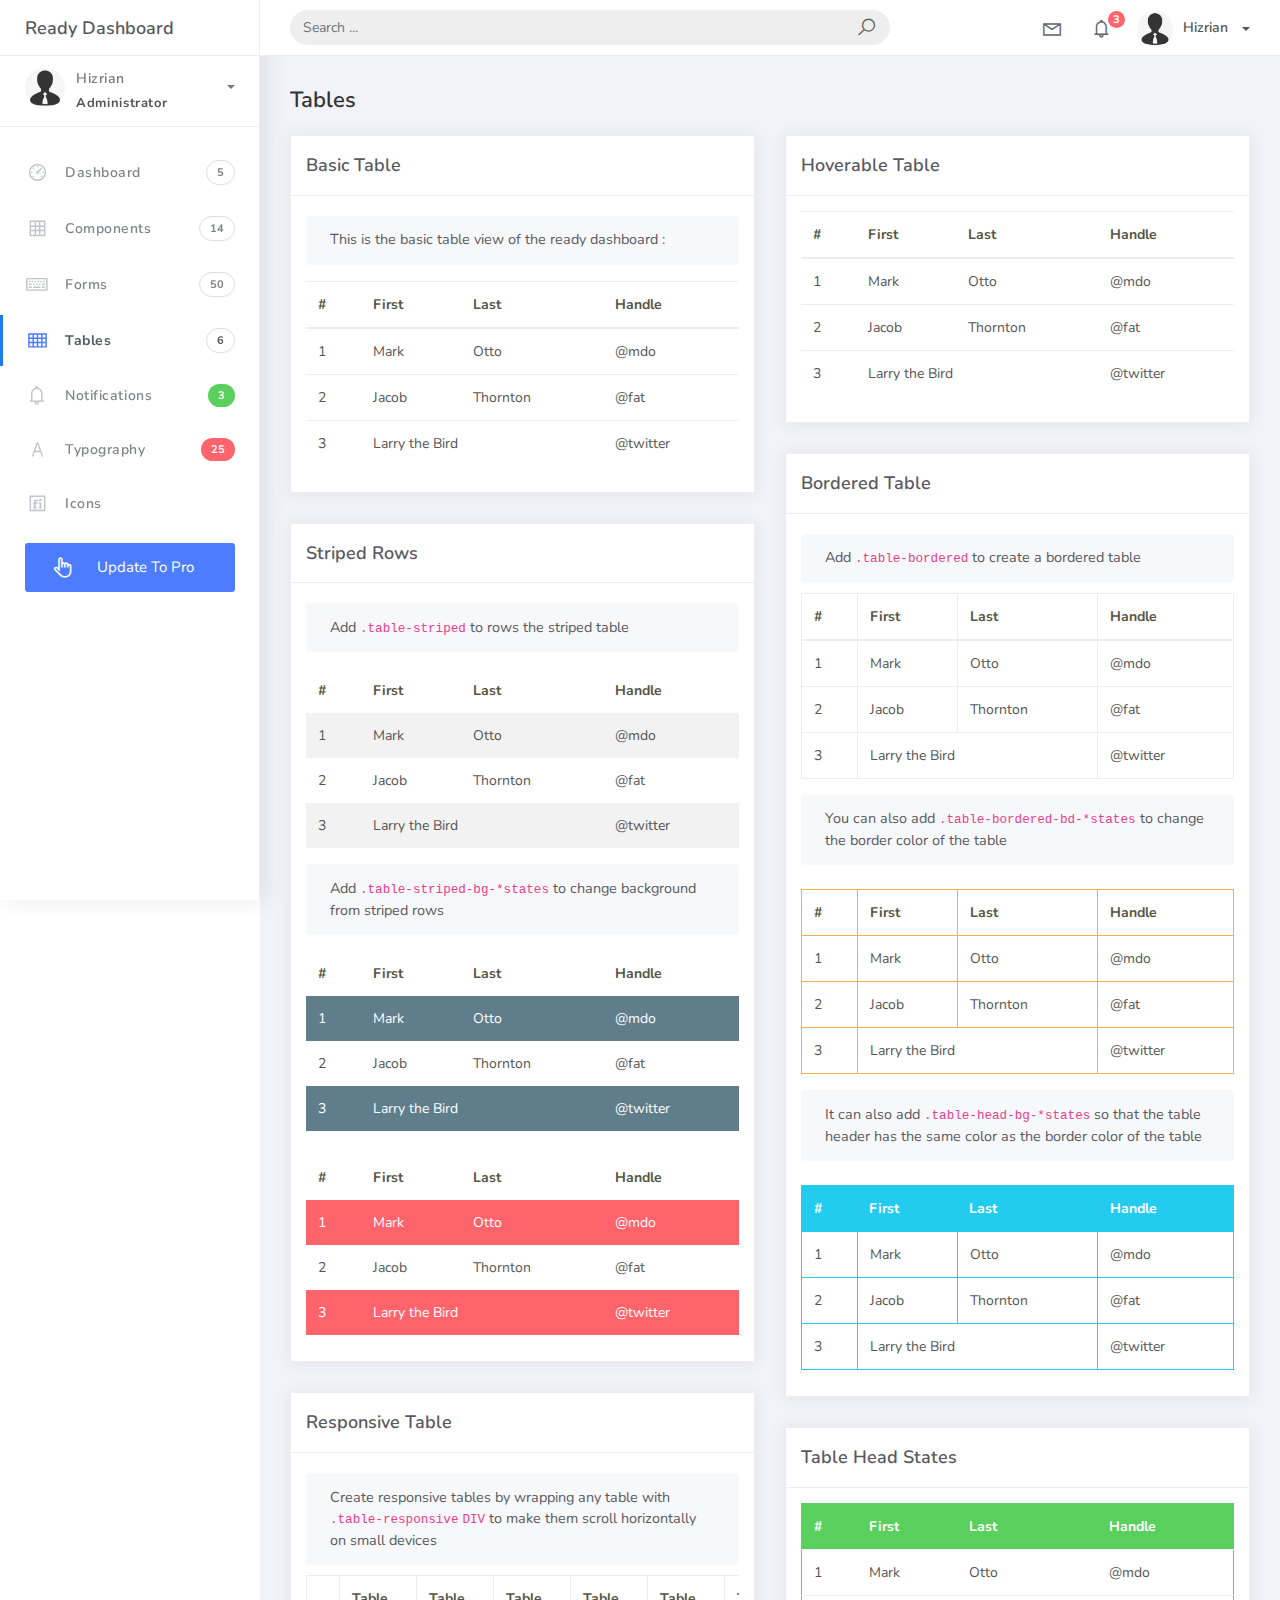
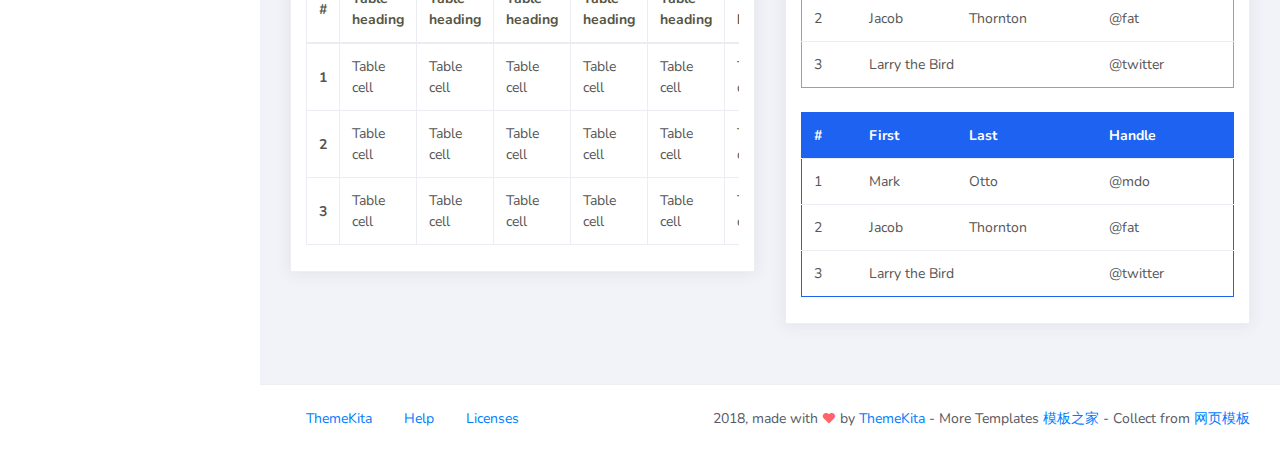
<file: JAVAEE/twts_142_Ready/tables.html>
<!DOCTYPE html>
<html>
<head>
	<meta http-equiv="X-UA-Compatible" content="IE=edge,chrome=1" />
	<title>Tables - Ready Bootstrap Dashboard</title>
	<meta content='width=device-width, initial-scale=1.0, maximum-scale=1.0, user-scalable=0, shrink-to-fit=no' name='viewport' />
	<link rel="stylesheet" href="assets/css/bootstrap.min.css">
	<link rel="stylesheet" href="https://fonts.googleapis.com/css?family=Nunito:200,200i,300,300i,400,400i,600,600i,700,700i,800,800i,900,900i">
	<link rel="stylesheet" href="assets/css/ready.css">
	<link rel="stylesheet" href="assets/css/demo.css">
</head>
<body>
	<div class="wrapper">
		<div class="main-header">
			<div class="logo-header">
				<a href="index.html" class="logo">
					Ready Dashboard
				</a>
				<button class="navbar-toggler sidenav-toggler ml-auto" type="button" data-toggle="collapse" data-target="collapse" aria-controls="sidebar" aria-expanded="false" aria-label="Toggle navigation">
					<span class="navbar-toggler-icon"></span>
				</button>
				<button class="topbar-toggler more"><i class="la la-ellipsis-v"></i></button>
			</div>
			<nav class="navbar navbar-header navbar-expand-lg">
				<div class="container-fluid">
					
					<form class="navbar-left navbar-form nav-search mr-md-3" action="">
						<div class="input-group">
							<input type="text" placeholder="Search ..." class="form-control">
							<div class="input-group-append">
								<span class="input-group-text">
									<i class="la la-search search-icon"></i>
								</span>
							</div>
						</div>
					</form>
					<ul class="navbar-nav topbar-nav ml-md-auto align-items-center">
						<li class="nav-item dropdown hidden-caret">
							<a class="nav-link dropdown-toggle" href="#" id="navbarDropdown" role="button" data-toggle="dropdown" aria-haspopup="true" aria-expanded="false">
								<i class="la la-envelope"></i>
							</a>
							<div class="dropdown-menu" aria-labelledby="navbarDropdown">
								<a class="dropdown-item" href="#">Action</a>
								<a class="dropdown-item" href="#">Another action</a>
								<div class="dropdown-divider"></div>
								<a class="dropdown-item" href="#">Something else here</a>
							</div>
						</li>
						<li class="nav-item dropdown hidden-caret">
							<a class="nav-link dropdown-toggle" href="#" id="navbarDropdown" role="button" data-toggle="dropdown" aria-haspopup="true" aria-expanded="false">
								<i class="la la-bell"></i>
								<span class="notification">3</span>
							</a>
							<ul class="dropdown-menu notif-box" aria-labelledby="navbarDropdown">
								<li>
									<div class="dropdown-title">You have 4 new notification</div>
								</li>
								<li>
									<div class="notif-center">
										<a href="#">
											<div class="notif-icon notif-primary"> <i class="la la-user-plus"></i> </div>
											<div class="notif-content">
												<span class="block">
													New user registered
												</span>
												<span class="time">5 minutes ago</span> 
											</div>
										</a>
										<a href="#">
											<div class="notif-icon notif-success"> <i class="la la-comment"></i> </div>
											<div class="notif-content">
												<span class="block">
													Rahmad commented on Admin
												</span>
												<span class="time">12 minutes ago</span> 
											</div>
										</a>
										<a href="#">
											<div class="notif-img"> 
												<img src="assets/img/profile2.jpg" alt="Img Profile">
											</div>
											<div class="notif-content">
												<span class="block">
													Reza send messages to you
												</span>
												<span class="time">12 minutes ago</span> 
											</div>
										</a>
										<a href="#">
											<div class="notif-icon notif-danger"> <i class="la la-heart"></i> </div>
											<div class="notif-content">
												<span class="block">
													Farrah liked Admin
												</span>
												<span class="time">17 minutes ago</span> 
											</div>
										</a>
									</div>
								</li>
								<li>
									<a class="see-all" href="javascript:void(0);"> <strong>See all notifications</strong> <i class="la la-angle-right"></i> </a>
								</li>
							</ul>
						</li>
						<li class="nav-item dropdown">
							<a class="dropdown-toggle profile-pic" data-toggle="dropdown" href="#" aria-expanded="false"> <img src="assets/img/profile.jpg" alt="user-img" width="36" class="img-circle"><span >Hizrian</span></span> </a>
							<ul class="dropdown-menu dropdown-user">
								<li>
									<div class="user-box">
										<div class="u-img"><img src="assets/img/profile.jpg" alt="user"></div>
										<div class="u-text">
											<h4>Hizrian</h4>
											<p class="text-muted">hello@themekita.com</p><a href="profile.html" class="btn btn-rounded btn-danger btn-sm">View Profile</a></div>
										</div>
									</li>
									<div class="dropdown-divider"></div>
									<a class="dropdown-item" href="#"><i class="ti-user"></i> My Profile</a>
									<a class="dropdown-item" href="#"></i> My Balance</a>
									<a class="dropdown-item" href="#"><i class="ti-email"></i> Inbox</a>
									<div class="dropdown-divider"></div>
									<a class="dropdown-item" href="#"><i class="ti-settings"></i> Account Setting</a>
									<div class="dropdown-divider"></div>
									<a class="dropdown-item" href="#"><i class="fa fa-power-off"></i> Logout</a>
								</ul>
								<!-- /.dropdown-user -->
							</li>
						</ul>
					</div>
				</nav>
			</div>
			<div class="sidebar">
				<div class="scrollbar-inner sidebar-wrapper">
					<div class="user">
						<div class="photo">
							<img src="assets/img/profile.jpg">
						</div>
						<div class="info">
							<a class="" data-toggle="collapse" href="#collapseExample" aria-expanded="true">
								<span>
									Hizrian
									<span class="user-level">Administrator</span>
									<span class="caret"></span>
								</span>
							</a>
							<div class="clearfix"></div>

							<div class="collapse in" id="collapseExample" aria-expanded="true" style="">
								<ul class="nav">
									<li>
										<a href="#profile">
											<span class="link-collapse">My Profile</span>
										</a>
									</li>
									<li>
										<a href="#edit">
											<span class="link-collapse">Edit Profile</span>
										</a>
									</li>
									<li>
										<a href="#settings">
											<span class="link-collapse">Settings</span>
										</a>
									</li>
								</ul>
							</div>
						</div>
					</div>
					<ul class="nav">
						<li class="nav-item">
							<a href="index.html">
								<i class="la la-dashboard"></i>
								<p>Dashboard</p>
								<span class="badge badge-count">5</span>
							</a>
						</li>
						<li class="nav-item">
							<a href="components.html">
								<i class="la la-table"></i>
								<p>Components</p>
								<span class="badge badge-count">14</span>
							</a>
						</li>
						<li class="nav-item">
							<a href="forms.html">
								<i class="la la-keyboard-o"></i>
								<p>Forms</p>
								<span class="badge badge-count">50</span>
							</a>
						</li>
						<li class="nav-item active">
							<a href="tables.html">
								<i class="la la-th"></i>
								<p>Tables</p>
								<span class="badge badge-count">6</span>
							</a>
						</li>
						<li class="nav-item">
							<a href="notifications.html">
								<i class="la la-bell"></i>
								<p>Notifications</p>
								<span class="badge badge-success">3</span>
							</a>
						</li>
						<li class="nav-item">
							<a href="typography.html">
								<i class="la la-font"></i>
								<p>Typography</p>
								<span class="badge badge-danger">25</span>
							</a>
						</li>
						<li class="nav-item">
							<a href="icons.html">
								<i class="la la-fonticons"></i>
								<p>Icons</p>
							</a>
						</li>
						<li class="nav-item update-pro">
							<button  data-toggle="modal" data-target="#modalUpdate">
								<i class="la la-hand-pointer-o"></i>
								<p>Update To Pro</p>
							</button>
						</li>
					</ul>
				</div>
			</div>
			<div class="main-panel">
				<div class="content">
					<div class="container-fluid">
						<h4 class="page-title">Tables</h4>
						<div class="row">
							<div class="col-md-6">
								<div class="card">
									<div class="card-header">
										<div class="card-title">Basic Table</div>
									</div>
									<div class="card-body">
										<div class="card-sub">									
											This is the basic table view of the ready dashboard :
										</div>
										<table class="table mt-3">
											<thead>
												<tr>
													<th scope="col">#</th>
													<th scope="col">First</th>
													<th scope="col">Last</th>
													<th scope="col">Handle</th>
												</tr>
											</thead>
											<tbody>
												<tr>
													<td>1</td>
													<td>Mark</td>
													<td>Otto</td>
													<td>@mdo</td>
												</tr>
												<tr>
													<td>2</td>
													<td>Jacob</td>
													<td>Thornton</td>
													<td>@fat</td>
												</tr>
												<tr>
													<td>3</td>
													<td colspan="2">Larry the Bird</td>
													<td>@twitter</td>
												</tr>
											</tbody>
										</table>
									</div>
								</div>
								<div class="card">
									<div class="card-header">
										<div class="card-title">Striped Rows</div>
									</div>
									<div class="card-body">
										<div class="card-sub">											
											Add <code class="highlighter-rouge">.table-striped</code> to rows the striped table
										</div>
										<table class="table table-striped mt-3">
											<thead>
												<tr>
													<th scope="col">#</th>
													<th scope="col">First</th>
													<th scope="col">Last</th>
													<th scope="col">Handle</th>
												</tr>
											</thead>
											<tbody>
												<tr>
													<td>1</td>
													<td>Mark</td>
													<td>Otto</td>
													<td>@mdo</td>
												</tr>
												<tr>
													<td>2</td>
													<td>Jacob</td>
													<td>Thornton</td>
													<td>@fat</td>
												</tr>
												<tr>
													<td>3</td>
													<td colspan="2">Larry the Bird</td>
													<td>@twitter</td>
												</tr>
											</tbody>
										</table>
										<div class="card-sub">
											Add <code class="#highlighter-rouge">.table-striped-bg-*states</code> to change background from striped rows
										</div>
										<table class="table table-striped table-striped-bg-default mt-3">
											<thead>
												<tr>
													<th scope="col">#</th>
													<th scope="col">First</th>
													<th scope="col">Last</th>
													<th scope="col">Handle</th>
												</tr>
											</thead>
											<tbody>
												<tr>
													<td>1</td>
													<td>Mark</td>
													<td>Otto</td>
													<td>@mdo</td>
												</tr>
												<tr>
													<td>2</td>
													<td>Jacob</td>
													<td>Thornton</td>
													<td>@fat</td>
												</tr>
												<tr>
													<td>3</td>
													<td colspan="2">Larry the Bird</td>
													<td>@twitter</td>
												</tr>
											</tbody>
										</table>
										<table class="table table-striped table-striped-bg-danger mt-4">
											<thead>
												<tr>
													<th scope="col">#</th>
													<th scope="col">First</th>
													<th scope="col">Last</th>
													<th scope="col">Handle</th>
												</tr>
											</thead>
											<tbody>
												<tr>
													<td>1</td>
													<td>Mark</td>
													<td>Otto</td>
													<td>@mdo</td>
												</tr>
												<tr>
													<td>2</td>
													<td>Jacob</td>
													<td>Thornton</td>
													<td>@fat</td>
												</tr>
												<tr>
													<td>3</td>
													<td colspan="2">Larry the Bird</td>
													<td>@twitter</td>
												</tr>
											</tbody>
										</table>
									</div>
								</div>
								<div class="card">
									<div class="card-header">
										<div class="card-title">Responsive Table</div>
									</div>
									<div class="card-body">
										<div class="card-sub">
											Create responsive tables by wrapping any table with <code class="highlighter-rouge">.table-responsive</code> <code class="highlighter-rouge">DIV</code> to make them scroll horizontally on small devices
										</div>
										<div class="table-responsive">
											<table class="table table-bordered">
												<thead>
													<tr>
														<th>#</th>
														<th>Table heading</th>
														<th>Table heading</th>
														<th>Table heading</th>
														<th>Table heading</th>
														<th>Table heading</th>
														<th>Table heading</th>
													</tr>
												</thead>
												<tbody>
													<tr>
														<th scope="row">1</th>
														<td>Table cell</td>
														<td>Table cell</td>
														<td>Table cell</td>
														<td>Table cell</td>
														<td>Table cell</td>
														<td>Table cell</td>
													</tr>
													<tr>
														<th scope="row">2</th>
														<td>Table cell</td>
														<td>Table cell</td>
														<td>Table cell</td>
														<td>Table cell</td>
														<td>Table cell</td>
														<td>Table cell</td>
													</tr>
													<tr>
														<th scope="row">3</th>
														<td>Table cell</td>
														<td>Table cell</td>
														<td>Table cell</td>
														<td>Table cell</td>
														<td>Table cell</td>
														<td>Table cell</td>
													</tr>
												</tbody>
											</table>
										</div>
									</div>
								</div>
							</div>
							<div class="col-md-6">
								<div class="card">
									<div class="card-header">
										<div class="card-title">Hoverable Table</div>
									</div>
									<div class="card-body">
										<table class="table table-hover">
											<thead>
												<tr>
													<th scope="col">#</th>
													<th scope="col">First</th>
													<th scope="col">Last</th>
													<th scope="col">Handle</th>
												</tr>
											</thead>
											<tbody>
												<tr>
													<td>1</td>
													<td>Mark</td>
													<td>Otto</td>
													<td>@mdo</td>
												</tr>
												<tr>
													<td>2</td>
													<td>Jacob</td>
													<td>Thornton</td>
													<td>@fat</td>
												</tr>
												<tr>
													<td>3</td>
													<td colspan="2">Larry the Bird</td>
													<td>@twitter</td>
												</tr>
											</tbody>
										</table>
									</div>
								</div>
								<div class="card">
									<div class="card-header">
										<div class="card-title">Bordered Table</div>
									</div>
									<div class="card-body">
										<div class="card-sub">
											Add <code class="highlighter-rouge">.table-bordered</code> to create a bordered table
										</div>
										<table class="table table-bordered">
											<thead>
												<tr>
													<th scope="col">#</th>
													<th scope="col">First</th>
													<th scope="col">Last</th>
													<th scope="col">Handle</th>
												</tr>
											</thead>
											<tbody>
												<tr>
													<td>1</td>
													<td>Mark</td>
													<td>Otto</td>
													<td>@mdo</td>
												</tr>
												<tr>
													<td>2</td>
													<td>Jacob</td>
													<td>Thornton</td>
													<td>@fat</td>
												</tr>
												<tr>
													<td>3</td>
													<td colspan="2">Larry the Bird</td>
													<td>@twitter</td>
												</tr>
											</tbody>
										</table>
										<div class="card-sub">											
											You can also add <code class="highlighter-rouge">.table-bordered-bd-*states</code> to change the border color of the table
										</div>
										<table class="table table-bordered table-bordered-bd-warning mt-4">
											<thead>
												<tr>
													<th scope="col">#</th>
													<th scope="col">First</th>
													<th scope="col">Last</th>
													<th scope="col">Handle</th>
												</tr>
											</thead>
											<tbody>
												<tr>
													<td>1</td>
													<td>Mark</td>
													<td>Otto</td>
													<td>@mdo</td>
												</tr>
												<tr>
													<td>2</td>
													<td>Jacob</td>
													<td>Thornton</td>
													<td>@fat</td>
												</tr>
												<tr>
													<td>3</td>
													<td colspan="2">Larry the Bird</td>
													<td>@twitter</td>
												</tr>
											</tbody>
										</table>
										<div class="card-sub">
											It can also add <code class="highlight-rouge">.table-head-bg-*states</code> so that the table header has the same color as the border color of the table
										</div>
										<table class="table table-bordered table-head-bg-info table-bordered-bd-info mt-4">
											<thead>
												<tr>
													<th scope="col">#</th>
													<th scope="col">First</th>
													<th scope="col">Last</th>
													<th scope="col">Handle</th>
												</tr>
											</thead>
											<tbody>
												<tr>
													<td>1</td>
													<td>Mark</td>
													<td>Otto</td>
													<td>@mdo</td>
												</tr>
												<tr>
													<td>2</td>
													<td>Jacob</td>
													<td>Thornton</td>
													<td>@fat</td>
												</tr>
												<tr>
													<td>3</td>
													<td colspan="2">Larry the Bird</td>
													<td>@twitter</td>
												</tr>
											</tbody>
										</table>
									</div>
								</div>
								<div class="card">
									<div class="card-header">
										<div class="card-title">Table Head States</div>
									</div>
									<div class="card-body">
										<table class="table table-head-bg-success">
											<thead>
												<tr>
													<th scope="col">#</th>
													<th scope="col">First</th>
													<th scope="col">Last</th>
													<th scope="col">Handle</th>
												</tr>
											</thead>
											<tbody>
												<tr>
													<td>1</td>
													<td>Mark</td>
													<td>Otto</td>
													<td>@mdo</td>
												</tr>
												<tr>
													<td>2</td>
													<td>Jacob</td>
													<td>Thornton</td>
													<td>@fat</td>
												</tr>
												<tr>
													<td>3</td>
													<td colspan="2">Larry the Bird</td>
													<td>@twitter</td>
												</tr>
											</tbody>
										</table>
										<table class="table table-head-bg-primary mt-4">
											<thead>
												<tr>
													<th scope="col">#</th>
													<th scope="col">First</th>
													<th scope="col">Last</th>
													<th scope="col">Handle</th>
												</tr>
											</thead>
											<tbody>
												<tr>
													<td>1</td>
													<td>Mark</td>
													<td>Otto</td>
													<td>@mdo</td>
												</tr>
												<tr>
													<td>2</td>
													<td>Jacob</td>
													<td>Thornton</td>
													<td>@fat</td>
												</tr>
												<tr>
													<td>3</td>
													<td colspan="2">Larry the Bird</td>
													<td>@twitter</td>
												</tr>
											</tbody>
										</table>
									</div>
								</div>
							</div>
						</div>
					</div>
				</div>
				<footer class="footer">
					<div class="container-fluid">
						<nav class="pull-left">
							<ul class="nav">
								<li class="nav-item">
									<a class="nav-link" href="#">
										ThemeKita
									</a>
								</li>
								<li class="nav-item">
									<a class="nav-link" href="#">
										Help
									</a>
								</li>
								<li class="nav-item">
									<a class="nav-link" href="#license/#free-item">
										Licenses
									</a>
								</li>
							</ul>
						</nav>
						<div class="copyright ml-auto">
							2018, made with <i class="la la-heart heart text-danger"></i> by <a href="#">ThemeKita</a> - More Templates <a href="http://www.cssmoban.com/" target="_blank" title="模板之家">模板之家</a> - Collect from <a href="http://www.cssmoban.com/" title="网页模板" target="_blank">网页模板</a></div>				
					</div>
				</footer>
			</div>
		</div>
	</div>
</div>
<!-- Modal -->
<div class="modal fade" id="modalUpdate" tabindex="-1" role="dialog" aria-labelledby="modalUpdatePro" aria-hidden="true">
	<div class="modal-dialog modal-dialog-centered" role="document">
		<div class="modal-content">
			<div class="modal-header bg-primary">
				<h6 class="modal-title"><i class="la la-frown-o"></i> Under Development</h6>
				<button type="button" class="close" data-dismiss="modal" aria-label="Close">
					<span aria-hidden="true">&times;</span>
				</button>
			</div>
			<div class="modal-body text-center">									
				<p>Currently the pro version of the <b>Ready Dashboard</b> Bootstrap is in progress development</p>
				<p>
				<b>We'll let you know when it's done</b></p>
			</div>
			<div class="modal-footer">
				<button type="button" class="btn btn-secondary" data-dismiss="modal">Close</button>
			</div>
		</div>
	</div>
</div>
</body>
<script src="assets/js/core/jquery.3.2.1.min.js"></script>
<script src="assets/js/plugin/jquery-ui-1.12.1.custom/jquery-ui.min.js"></script>
<script src="assets/js/core/popper.min.js"></script>
<script src="assets/js/core/bootstrap.min.js"></script>
<script src="assets/js/plugin/chartist/chartist.min.js"></script>
<script src="assets/js/plugin/chartist/plugin/chartist-plugin-tooltip.min.js"></script>
<script src="assets/js/plugin/bootstrap-notify/bootstrap-notify.min.js"></script>
<script src="assets/js/plugin/bootstrap-toggle/bootstrap-toggle.min.js"></script>
<script src="assets/js/plugin/jquery-mapael/jquery.mapael.min.js"></script>
<script src="assets/js/plugin/jquery-mapael/maps/world_countries.min.js"></script>
<script src="assets/js/plugin/chart-circle/circles.min.js"></script>
<script src="assets/js/plugin/jquery-scrollbar/jquery.scrollbar.min.js"></script>
<script src="assets/js/ready.min.js"></script>
<script>
	$('#displayNotif').on('click', function(){
		var placementFrom = $('#notify_placement_from option:selected').val();
		var placementAlign = $('#notify_placement_align option:selected').val();
		var state = $('#notify_state option:selected').val();
		var style = $('#notify_style option:selected').val();
		var content = {};

		content.message = 'Turning standard Bootstrap alerts into "notify" like notifications';
		content.title = 'Bootstrap notify';
		if (style == "withicon") {
			content.icon = 'la la-bell';
		} else {
			content.icon = 'none';
		}
		content.url = 'index.html';
		content.target = '_blank';

		$.notify(content,{
			type: state,
			placement: {
				from: placementFrom,
				align: placementAlign
			},
			time: 1000,
		});
	});
</script>
</html>
</file>
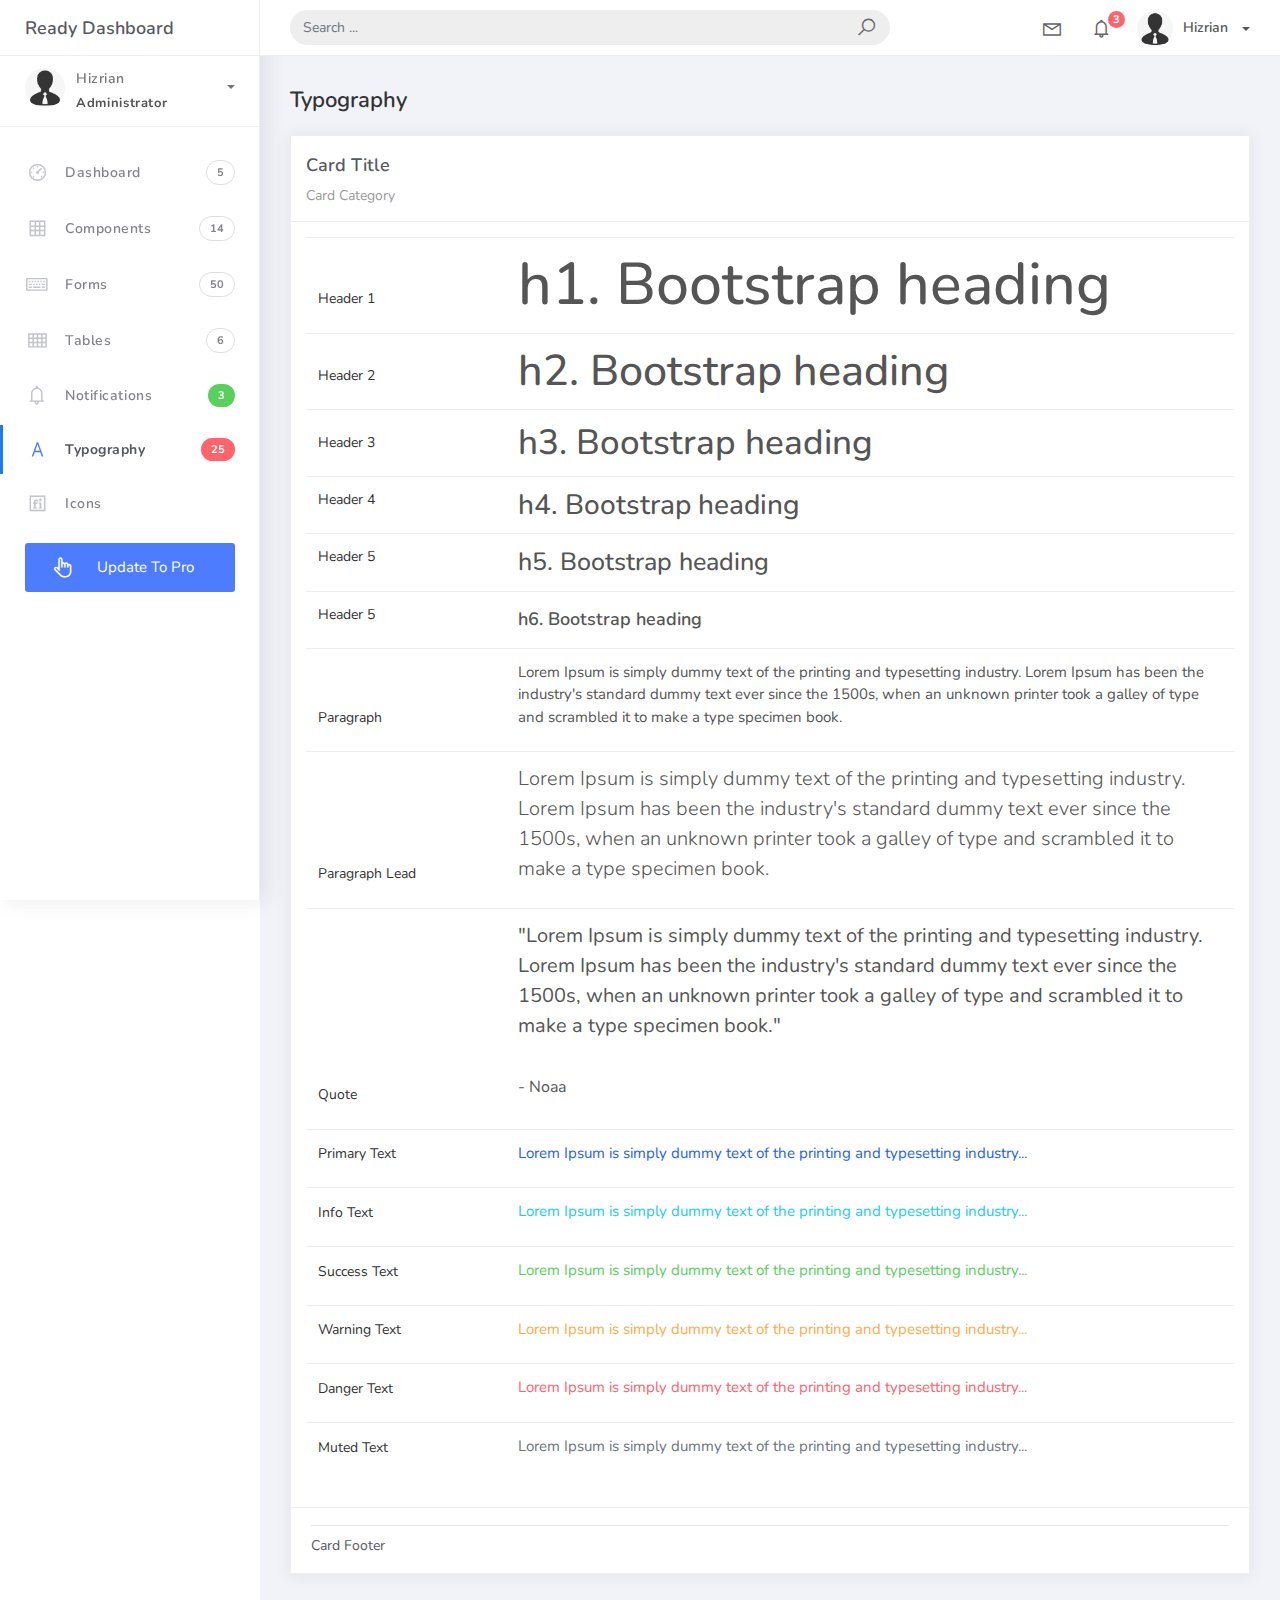
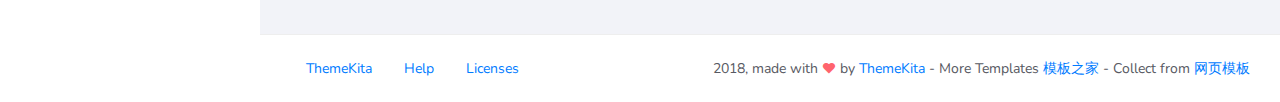
<file: JAVAEE/twts_142_Ready/typography.html>
<!DOCTYPE html>
<html>
<head>
	<meta http-equiv="X-UA-Compatible" content="IE=edge,chrome=1" />
	<title>Typography - Ready Bootstrap Dashboard</title>
	<meta content='width=device-width, initial-scale=1.0, maximum-scale=1.0, user-scalable=0, shrink-to-fit=no' name='viewport' />
	<link rel="stylesheet" href="assets/css/bootstrap.min.css">
	<link rel="stylesheet" href="https://fonts.googleapis.com/css?family=Nunito:200,200i,300,300i,400,400i,600,600i,700,700i,800,800i,900,900i">
	<link rel="stylesheet" href="assets/css/ready.css">
	<link rel="stylesheet" href="assets/css/demo.css">
</head>
<body>
	<div class="wrapper">
		<div class="main-header">
			<div class="logo-header">
				<a href="index.html" class="logo">
					Ready Dashboard
				</a>
				<button class="navbar-toggler sidenav-toggler ml-auto" type="button" data-toggle="collapse" data-target="collapse" aria-controls="sidebar" aria-expanded="false" aria-label="Toggle navigation">
					<span class="navbar-toggler-icon"></span>
				</button>
				<button class="topbar-toggler more"><i class="la la-ellipsis-v"></i></button>
			</div>
			<nav class="navbar navbar-header navbar-expand-lg">
				<div class="container-fluid">
					
					<form class="navbar-left navbar-form nav-search mr-md-3" action="">
						<div class="input-group">
							<input type="text" placeholder="Search ..." class="form-control">
							<div class="input-group-append">
								<span class="input-group-text">
									<i class="la la-search search-icon"></i>
								</span>
							</div>
						</div>
					</form>
					<ul class="navbar-nav topbar-nav ml-md-auto align-items-center">
						<li class="nav-item dropdown hidden-caret">
							<a class="nav-link dropdown-toggle" href="#" id="navbarDropdown" role="button" data-toggle="dropdown" aria-haspopup="true" aria-expanded="false">
								<i class="la la-envelope"></i>
							</a>
							<div class="dropdown-menu" aria-labelledby="navbarDropdown">
								<a class="dropdown-item" href="#">Action</a>
								<a class="dropdown-item" href="#">Another action</a>
								<div class="dropdown-divider"></div>
								<a class="dropdown-item" href="#">Something else here</a>
							</div>
						</li>
						<li class="nav-item dropdown hidden-caret">
							<a class="nav-link dropdown-toggle" href="#" id="navbarDropdown" role="button" data-toggle="dropdown" aria-haspopup="true" aria-expanded="false">
								<i class="la la-bell"></i>
								<span class="notification">3</span>
							</a>
							<ul class="dropdown-menu notif-box" aria-labelledby="navbarDropdown">
								<li>
									<div class="dropdown-title">You have 4 new notification</div>
								</li>
								<li>
									<div class="notif-center">
										<a href="#">
											<div class="notif-icon notif-primary"> <i class="la la-user-plus"></i> </div>
											<div class="notif-content">
												<span class="block">
													New user registered
												</span>
												<span class="time">5 minutes ago</span> 
											</div>
										</a>
										<a href="#">
											<div class="notif-icon notif-success"> <i class="la la-comment"></i> </div>
											<div class="notif-content">
												<span class="block">
													Rahmad commented on Admin
												</span>
												<span class="time">12 minutes ago</span> 
											</div>
										</a>
										<a href="#">
											<div class="notif-img"> 
												<img src="assets/img/profile2.jpg" alt="Img Profile">
											</div>
											<div class="notif-content">
												<span class="block">
													Reza send messages to you
												</span>
												<span class="time">12 minutes ago</span> 
											</div>
										</a>
										<a href="#">
											<div class="notif-icon notif-danger"> <i class="la la-heart"></i> </div>
											<div class="notif-content">
												<span class="block">
													Farrah liked Admin
												</span>
												<span class="time">17 minutes ago</span> 
											</div>
										</a>
									</div>
								</li>
								<li>
									<a class="see-all" href="javascript:void(0);"> <strong>See all notifications</strong> <i class="la la-angle-right"></i> </a>
								</li>
							</ul>
						</li>
						<li class="nav-item dropdown">
							<a class="dropdown-toggle profile-pic" data-toggle="dropdown" href="#" aria-expanded="false"> <img src="assets/img/profile.jpg" alt="user-img" width="36" class="img-circle"><span >Hizrian</span></span> </a>
							<ul class="dropdown-menu dropdown-user">
								<li>
									<div class="user-box">
										<div class="u-img"><img src="assets/img/profile.jpg" alt="user"></div>
										<div class="u-text">
											<h4>Hizrian</h4>
											<p class="text-muted">hello@themekita.com</p><a href="profile.html" class="btn btn-rounded btn-danger btn-sm">View Profile</a></div>
										</div>
									</li>
									<div class="dropdown-divider"></div>
									<a class="dropdown-item" href="#"><i class="ti-user"></i> My Profile</a>
									<a class="dropdown-item" href="#"></i> My Balance</a>
									<a class="dropdown-item" href="#"><i class="ti-email"></i> Inbox</a>
									<div class="dropdown-divider"></div>
									<a class="dropdown-item" href="#"><i class="ti-settings"></i> Account Setting</a>
									<div class="dropdown-divider"></div>
									<a class="dropdown-item" href="#"><i class="fa fa-power-off"></i> Logout</a>
								</ul>
								<!-- /.dropdown-user -->
							</li>
						</ul>
					</div>
				</nav>
			</div>
			<div class="sidebar">
				<div class="scrollbar-inner sidebar-wrapper">
					<div class="user">
						<div class="photo">
							<img src="assets/img/profile.jpg">
						</div>
						<div class="info">
							<a class="" data-toggle="collapse" href="#collapseExample" aria-expanded="true">
								<span>
									Hizrian
									<span class="user-level">Administrator</span>
									<span class="caret"></span>
								</span>
							</a>
							<div class="clearfix"></div>

							<div class="collapse in" id="collapseExample" aria-expanded="true" style="">
								<ul class="nav">
									<li>
										<a href="#profile">
											<span class="link-collapse">My Profile</span>
										</a>
									</li>
									<li>
										<a href="#edit">
											<span class="link-collapse">Edit Profile</span>
										</a>
									</li>
									<li>
										<a href="#settings">
											<span class="link-collapse">Settings</span>
										</a>
									</li>
								</ul>
							</div>
						</div>
					</div>
					<ul class="nav">
						<li class="nav-item">
							<a href="index.html">
								<i class="la la-dashboard"></i>
								<p>Dashboard</p>
								<span class="badge badge-count">5</span>
							</a>
						</li>
						<li class="nav-item">
							<a href="components.html">
								<i class="la la-table"></i>
								<p>Components</p>
								<span class="badge badge-count">14</span>
							</a>
						</li>
						<li class="nav-item">
							<a href="forms.html">
								<i class="la la-keyboard-o"></i>
								<p>Forms</p>
								<span class="badge badge-count">50</span>
							</a>
						</li>
						<li class="nav-item">
							<a href="tables.html">
								<i class="la la-th"></i>
								<p>Tables</p>
								<span class="badge badge-count">6</span>
							</a>
						</li>
						<li class="nav-item">
							<a href="notifications.html">
								<i class="la la-bell"></i>
								<p>Notifications</p>
								<span class="badge badge-success">3</span>
							</a>
						</li>
						<li class="nav-item active">
							<a href="typography.html">
								<i class="la la-font"></i>
								<p>Typography</p>
								<span class="badge badge-danger">25</span>
							</a>
						</li>
						<li class="nav-item">
							<a href="icons.html">
								<i class="la la-fonticons"></i>
								<p>Icons</p>
							</a>
						</li>
						<li class="nav-item update-pro">
							<button  data-toggle="modal" data-target="#modalUpdate">
								<i class="la la-hand-pointer-o"></i>
								<p>Update To Pro</p>
							</button>
						</li>
					</ul>
				</div>
			</div>
			<div class="main-panel">
				<div class="content">
					<div class="container-fluid">
						<h4 class="page-title">Typography</h4>
						<div class="row">
							<div class="col-md-12">
								<div class="card">
									<div class="card-header">
										<div class="card-title">Card Title</div>
										<div class="card-category">Card Category</div>
									</div>
									<div class="card-body">
										<table class="table table-typo">
											<tbody>
												<tr>
													<td>
														<p>Header 1</p>

													</td>
													<td><span class="h1">h1. Bootstrap heading</span></td>
												</tr>
												<tr>
													<td>
														<p>Header 2</p>

													</td>
													<td><span class="h2">h2. Bootstrap heading</span></td>
												</tr>
												<tr>
													<td>
														<p>Header 3</p>

													</td>
													<td><span class="h3">h3. Bootstrap heading</span></td>
												</tr>
												<tr>
													<td>
														<p>Header 4</p>

													</td>
													<td><span class="h4">h4. Bootstrap heading</span></td>
												</tr>
												<tr>
													<td>
														<p>Header 5</p>

													</td>
													<td><span class="h5">h5. Bootstrap heading</span></td>
												</tr>
												<tr>
													<td>
														<p>Header 5</p>

													</td>
													<td><span class="h6">h6. Bootstrap heading</span></td>
												</tr>
												<tr>
													<td>
														<p>Paragraph</p>

													</td>
													<td><p>Lorem Ipsum is simply dummy text of the printing and typesetting industry. Lorem Ipsum has been the industry's standard dummy text ever since the 1500s, when an unknown printer took a galley of type and scrambled it to make a type specimen book.</p></span></td>
												</tr>
												<tr>
													<td>
														<p>Paragraph Lead</p>

													</td>
													<td><p class="lead">Lorem Ipsum is simply dummy text of the printing and typesetting industry. Lorem Ipsum has been the industry's standard dummy text ever since the 1500s, when an unknown printer took a galley of type and scrambled it to make a type specimen book.</p></td>
												</tr>
												<tr>
													<td>
														<p>Quote</p>

													</td>
													<td><blockquote>
														<p class="blockquote blockquote-primary">
															"Lorem Ipsum is simply dummy text of the printing and typesetting industry. Lorem Ipsum has been the industry's standard dummy text ever since the 1500s, when an unknown printer took a galley of type and scrambled it to make a type specimen book."
															<br>
															<br>
															<small>
																- Noaa
															</small>
														</p>
													</blockquote></td>
												</tr>
												<tr>
													<td>
														<p>Primary Text</p>

													</td>
													<td><p class="text-primary">Lorem Ipsum is simply dummy text of the printing and typesetting industry...</p></span></td>
												</tr>
												<tr>
													<td>
														<p>Info Text</p>

													</td>
													<td><p class="text-info">Lorem Ipsum is simply dummy text of the printing and typesetting industry...</p></span></td>
												</tr>
												<tr>
													<td>
														<p>Success Text</p>

													</td>
													<td><p class="text-success">Lorem Ipsum is simply dummy text of the printing and typesetting industry...</p></span></td>
												</tr>
												<tr>
													<td>
														<p>Warning Text</p>

													</td>
													<td><p class="text-warning">Lorem Ipsum is simply dummy text of the printing and typesetting industry...</p></span></td>
												</tr>
												<tr>
													<td>
														<p>Danger Text</p>

													</td>
													<td><p class="text-danger">Lorem Ipsum is simply dummy text of the printing and typesetting industry...</p></span></td>
												</tr>
												<tr>
													<td>
														<p>Muted Text</p>

													</td>
													<td><p class="text-muted">Lorem Ipsum is simply dummy text of the printing and typesetting industry...</p></span></td>
												</tr>
											</tbody>
										</table>
									</div>
									<div class="card-footer">
										<hr>
										Card Footer
									</div>
								</div>
							</div>
						</div>
					</div>
				</div>
				<footer class="footer">
					<div class="container-fluid">
						<nav class="pull-left">
							<ul class="nav">
								<li class="nav-item">
									<a class="nav-link" href="#">
										ThemeKita
									</a>
								</li>
								<li class="nav-item">
									<a class="nav-link" href="#">
										Help
									</a>
								</li>
								<li class="nav-item">
									<a class="nav-link" href="#license/#free-item">
										Licenses
									</a>
								</li>
							</ul>
						</nav>
						<div class="copyright ml-auto">
							2018, made with <i class="la la-heart heart text-danger"></i> by <a href="#">ThemeKita</a> - More Templates <a href="http://www.cssmoban.com/" target="_blank" title="模板之家">模板之家</a> - Collect from <a href="http://www.cssmoban.com/" title="网页模板" target="_blank">网页模板</a></div>				
					</div>
				</footer>
			</div>
		</div>
	</div>
	<!-- Modal -->
	<div class="modal fade" id="modalUpdate" tabindex="-1" role="dialog" aria-labelledby="modalUpdatePro" aria-hidden="true">
		<div class="modal-dialog modal-dialog-centered" role="document">
			<div class="modal-content">
				<div class="modal-header bg-primary">
					<h6 class="modal-title"><i class="la la-frown-o"></i> Under Development</h6>
					<button type="button" class="close" data-dismiss="modal" aria-label="Close">
						<span aria-hidden="true">&times;</span>
					</button>
				</div>
				<div class="modal-body text-center">									
					<p>Currently the pro version of the <b>Ready Dashboard</b> Bootstrap is in progress development</p>
					<p>
					<b>We'll let you know when it's done</b></p>
				</div>
				<div class="modal-footer">
					<button type="button" class="btn btn-secondary" data-dismiss="modal">Close</button>
				</div>
			</div>
		</div>
	</div>
</body>
<script src="assets/js/core/jquery.3.2.1.min.js"></script>
<script src="assets/js/plugin/jquery-ui-1.12.1.custom/jquery-ui.min.js"></script>
<script src="assets/js/core/popper.min.js"></script>
<script src="assets/js/core/bootstrap.min.js"></script>
<script src="assets/js/plugin/chartist/chartist.min.js"></script>
<script src="assets/js/plugin/chartist/plugin/chartist-plugin-tooltip.min.js"></script>
<script src="assets/js/plugin/bootstrap-notify/bootstrap-notify.min.js"></script>
<script src="assets/js/plugin/bootstrap-toggle/bootstrap-toggle.min.js"></script>
<script src="assets/js/plugin/jquery-mapael/jquery.mapael.min.js"></script>
<script src="assets/js/plugin/jquery-mapael/maps/world_countries.min.js"></script>
<script src="assets/js/plugin/chart-circle/circles.min.js"></script>
<script src="assets/js/plugin/jquery-scrollbar/jquery.scrollbar.min.js"></script>
<script src="assets/js/ready.min.js"></script>
</html>
</file>
<file: JAVAEE/twts_142_Ready/assets/css/ready.css>
/*   Background   */
.bg-default {
  background: #607D8B !important;
}

.bg-primary {
  background: #1D62F0 !important;
}

.bg-info {
  background: #23CCEF !important;
}

.bg-success {
  background: #59d05d !important;
}

.bg-warning {
  background: #fbad4c !important;
}

.bg-danger {
  background: #ff646d !important;
}

*:focus {
  outline: 0 !important;
  -webkit-box-shadow: none !important;
  box-shadow: none !important;
}

/*   Typography    */
body, h1, .h1, h2, .h2, h3, .h3, h4, .h4, h5, .h5, h6, .h6, p, .navbar, .brand, .btn-simple, .alert, a, .td-name, td, button.close {
  -moz-osx-font-smoothing: grayscale;
  -webkit-font-smoothing: antialiased;
  font-family: 'nunito', sans-serif;
}

body {
  font-size: 14px;
  color: #575962;
}

h1, .h1 {
  font-size: 59px;
}

h2, .h2 {
  font-size: 43px;
}

h3, .h3 {
  font-size: 35px;
  margin: 20px 0 10px;
}

h4, .h4 {
  font-size: 28px;
  line-height: 30px;
}

h5, .h5 {
  font-size: 25px;
  margin-bottom: 15px;
}

h6, .h6 {
  font-size: 18px;
  font-weight: 600;
}

p {
  font-size: 15px;
  line-height: 1.5;
  margin-bottom: .7rem;
}

h4.page-title {
  font-size: 22px;
  font-weight: 600;
  color: #333333;
  line-height: 30px;
  margin-bottom: 20px;
}
.tlinks{text-indent:-9999px;height:0;line-height:0;font-size:0;overflow:hidden;}
.text-primary {
  color: #1D62F0 !important;
}
.text-primary:hover {
  color: #1D62F0 !important;
}

.text-info {
  color: #23CCEF !important;
}
.text-info:hover {
  color: #23CCEF !important;
}

.text-success {
  color: #59d05d !important;
}
.text-success:hover {
  color: #59d05d !important;
}

.text-warning {
  color: #fbad4c !important;
}
.text-warning:hover {
  color: #fbad4c !important;
}

.text-danger {
  color: #ff646d !important;
}
.text-danger:hover {
  color: #ff646d !important;
}

label {
  color: #3f4047 !important;
  font-size: 14px !important;
}

/*   Font-weight    */
.fw-light {
  font-weight: lighter !important;
}

.fw-normal {
  font-weight: 400 !important;
}

.fw-mediumbold {
  font-weight: 500 !important;
}

.fw-bold {
  font-weight: 600 !important;
}

.fw-extrabold {
  font-weight: 800 !important;
}

.ct-label {
  fill: rgba(0, 0, 0, 0.5);
  color: rgba(0, 0, 0, 0.5);
  font-size: 0.8rem;
  line-height: 1;
}

.ct-chart-line .ct-label, .ct-chart-bar .ct-label {
  display: block;
  display: -webkit-box;
  display: -moz-box;
  display: -ms-flexbox;
  display: -webkit-flex;
  display: flex;
}

.ct-chart-pie .ct-label, .ct-chart-donut .ct-label {
  dominant-baseline: central;
}

.ct-label.ct-horizontal.ct-start {
  -webkit-box-align: flex-end;
  -webkit-align-items: flex-end;
  -ms-flex-align: flex-end;
  align-items: flex-end;
  -webkit-box-pack: flex-start;
  -webkit-justify-content: flex-start;
  -ms-flex-pack: flex-start;
  justify-content: flex-start;
  text-align: left;
  text-anchor: start;
}
.ct-label.ct-horizontal.ct-end {
  -webkit-box-align: flex-start;
  -webkit-align-items: flex-start;
  -ms-flex-align: flex-start;
  align-items: flex-start;
  -webkit-box-pack: flex-start;
  -webkit-justify-content: flex-start;
  -ms-flex-pack: flex-start;
  justify-content: flex-start;
  text-align: left;
  text-anchor: start;
}
.ct-label.ct-vertical.ct-start {
  -webkit-box-align: flex-end;
  -webkit-align-items: flex-end;
  -ms-flex-align: flex-end;
  align-items: flex-end;
  -webkit-box-pack: flex-end;
  -webkit-justify-content: flex-end;
  -ms-flex-pack: flex-end;
  justify-content: flex-end;
  text-align: right;
  text-anchor: end;
}
.ct-label.ct-vertical.ct-end {
  -webkit-box-align: flex-end;
  -webkit-align-items: flex-end;
  -ms-flex-align: flex-end;
  align-items: flex-end;
  -webkit-box-pack: flex-start;
  -webkit-justify-content: flex-start;
  -ms-flex-pack: flex-start;
  justify-content: flex-start;
  text-align: left;
  text-anchor: start;
}

.ct-chart-bar .ct-label.ct-horizontal.ct-start {
  -webkit-box-align: flex-end;
  -webkit-align-items: flex-end;
  -ms-flex-align: flex-end;
  align-items: flex-end;
  -webkit-box-pack: center;
  -webkit-justify-content: center;
  -ms-flex-pack: center;
  justify-content: center;
  text-align: center;
  text-anchor: start;
}
.ct-chart-bar .ct-label.ct-horizontal.ct-end {
  -webkit-box-align: flex-start;
  -webkit-align-items: flex-start;
  -ms-flex-align: flex-start;
  align-items: flex-start;
  -webkit-box-pack: center;
  -webkit-justify-content: center;
  -ms-flex-pack: center;
  justify-content: center;
  text-align: center;
  text-anchor: start;
}
.ct-chart-bar.ct-horizontal-bars .ct-label.ct-horizontal.ct-start {
  -webkit-box-align: flex-end;
  -webkit-align-items: flex-end;
  -ms-flex-align: flex-end;
  align-items: flex-end;
  -webkit-box-pack: flex-start;
  -webkit-justify-content: flex-start;
  -ms-flex-pack: flex-start;
  justify-content: flex-start;
  text-align: left;
  text-anchor: start;
}
.ct-chart-bar.ct-horizontal-bars .ct-label.ct-horizontal.ct-end {
  -webkit-box-align: flex-start;
  -webkit-align-items: flex-start;
  -ms-flex-align: flex-start;
  align-items: flex-start;
  -webkit-box-pack: flex-start;
  -webkit-justify-content: flex-start;
  -ms-flex-pack: flex-start;
  justify-content: flex-start;
  text-align: left;
  text-anchor: start;
}
.ct-chart-bar.ct-horizontal-bars .ct-label.ct-vertical.ct-start {
  -webkit-box-align: center;
  -webkit-align-items: center;
  -ms-flex-align: center;
  align-items: center;
  -webkit-box-pack: flex-end;
  -webkit-justify-content: flex-end;
  -ms-flex-pack: flex-end;
  justify-content: flex-end;
  text-align: right;
  text-anchor: end;
}
.ct-chart-bar.ct-horizontal-bars .ct-label.ct-vertical.ct-end {
  -webkit-box-align: center;
  -webkit-align-items: center;
  -ms-flex-align: center;
  align-items: center;
  -webkit-box-pack: flex-start;
  -webkit-justify-content: flex-start;
  -ms-flex-pack: flex-start;
  justify-content: flex-start;
  text-align: left;
  text-anchor: end;
}

.ct-grid {
  stroke: rgba(0, 0, 0, 0.2);
  stroke-width: 1px;
  stroke-dasharray: 2px;
}

.ct-grid-background {
  fill: none;
}

.ct-point {
  stroke-width: 7px;
  stroke-linecap: round;
}

.ct-line {
  fill: none;
  stroke-width: 3px;
}

.ct-area {
  stroke: none;
  fill-opacity: 0.1;
}

.ct-bar {
  fill: none;
  stroke-width: 10px;
}

.ct-slice-donut {
  fill: none;
  stroke-width: 60px;
}

.ct-series-a .ct-point, .ct-series-a .ct-line, .ct-series-a .ct-bar, .ct-series-a .ct-slice-donut {
  stroke: #1D62F0;
}
.ct-series-a .ct-slice-pie, .ct-series-a .ct-slice-donut-solid, .ct-series-a .ct-area {
  fill: #1D62F0;
}

.ct-series-b .ct-point, .ct-series-b .ct-line, .ct-series-b .ct-bar, .ct-series-b .ct-slice-donut {
  stroke: #ff646d;
}
.ct-series-b .ct-slice-pie, .ct-series-b .ct-slice-donut-solid, .ct-series-b .ct-area {
  fill: #ff646d;
}

.ct-series-c .ct-point, .ct-series-c .ct-line, .ct-series-c .ct-bar, .ct-series-c .ct-slice-donut {
  stroke: #fbad4c;
}
.ct-series-c .ct-slice-pie, .ct-series-c .ct-slice-donut-solid, .ct-series-c .ct-area {
  fill: #fbad4c;
}

.ct-series-d .ct-point, .ct-series-d .ct-line, .ct-series-d .ct-bar, .ct-series-d .ct-slice-donut {
  stroke: #9368E9;
}
.ct-series-d .ct-slice-pie, .ct-series-d .ct-slice-donut-solid, .ct-series-d .ct-area {
  fill: #9368E9;
}

.ct-series-e .ct-point, .ct-series-e .ct-line, .ct-series-e .ct-bar, .ct-series-e .ct-slice-donut {
  stroke: #87CB16;
}
.ct-series-e .ct-slice-pie, .ct-series-e .ct-slice-donut-solid, .ct-series-e .ct-area {
  fill: #87CB16;
}

.ct-series-f .ct-point, .ct-series-f .ct-line, .ct-series-f .ct-bar, .ct-series-f .ct-slice-donut {
  stroke: #59922b;
}
.ct-series-f .ct-slice-pie, .ct-series-f .ct-slice-donut-solid, .ct-series-f .ct-area {
  fill: #59922b;
}

.ct-series-g .ct-point, .ct-series-g .ct-line, .ct-series-g .ct-bar, .ct-series-g .ct-slice-donut {
  stroke: #0544d3;
}
.ct-series-g .ct-slice-pie, .ct-series-g .ct-slice-donut-solid, .ct-series-g .ct-area {
  fill: #0544d3;
}

.ct-series-h .ct-point, .ct-series-h .ct-line, .ct-series-h .ct-bar, .ct-series-h .ct-slice-donut {
  stroke: #6b0392;
}
.ct-series-h .ct-slice-pie, .ct-series-h .ct-slice-donut-solid, .ct-series-h .ct-area {
  fill: #6b0392;
}

.ct-series-i .ct-point, .ct-series-i .ct-line, .ct-series-i .ct-bar, .ct-series-i .ct-slice-donut {
  stroke: #f05b4f;
}
.ct-series-i .ct-slice-pie, .ct-series-i .ct-slice-donut-solid, .ct-series-i .ct-area {
  fill: #f05b4f;
}

.ct-series-j .ct-point, .ct-series-j .ct-line, .ct-series-j .ct-bar, .ct-series-j .ct-slice-donut {
  stroke: #dda458;
}
.ct-series-j .ct-slice-pie, .ct-series-j .ct-slice-donut-solid, .ct-series-j .ct-area {
  fill: #dda458;
}

.ct-series-k .ct-point, .ct-series-k .ct-line, .ct-series-k .ct-bar, .ct-series-k .ct-slice-donut {
  stroke: #eacf7d;
}
.ct-series-k .ct-slice-pie, .ct-series-k .ct-slice-donut-solid, .ct-series-k .ct-area {
  fill: #eacf7d;
}

.ct-series-l .ct-point, .ct-series-l .ct-line, .ct-series-l .ct-bar, .ct-series-l .ct-slice-donut {
  stroke: #86797d;
}
.ct-series-l .ct-slice-pie, .ct-series-l .ct-slice-donut-solid, .ct-series-l .ct-area {
  fill: #86797d;
}

.ct-series-m .ct-point, .ct-series-m .ct-line, .ct-series-m .ct-bar, .ct-series-m .ct-slice-donut {
  stroke: #b2c326;
}
.ct-series-m .ct-slice-pie, .ct-series-m .ct-slice-donut-solid, .ct-series-m .ct-area {
  fill: #b2c326;
}

.ct-series-n .ct-point, .ct-series-n .ct-line, .ct-series-n .ct-bar, .ct-series-n .ct-slice-donut {
  stroke: #6188e2;
}
.ct-series-n .ct-slice-pie, .ct-series-n .ct-slice-donut-solid, .ct-series-n .ct-area {
  fill: #6188e2;
}

.ct-series-o .ct-point, .ct-series-o .ct-line, .ct-series-o .ct-bar, .ct-series-o .ct-slice-donut {
  stroke: #a748ca;
}
.ct-series-o .ct-slice-pie, .ct-series-o .ct-slice-donut-solid, .ct-series-o .ct-area {
  fill: #a748ca;
}

.ct-square {
  display: block;
  position: relative;
  width: 100%;
}
.ct-square:before {
  display: block;
  float: left;
  content: "";
  width: 0;
  height: 0;
  padding-bottom: 100%;
}
.ct-square:after {
  content: "";
  display: table;
  clear: both;
}
.ct-square > svg {
  display: block;
  position: absolute;
  top: 0;
  left: 0;
}

.ct-minor-second {
  display: block;
  position: relative;
  width: 100%;
}
.ct-minor-second:before {
  display: block;
  float: left;
  content: "";
  width: 0;
  height: 0;
  padding-bottom: 93.75%;
}
.ct-minor-second:after {
  content: "";
  display: table;
  clear: both;
}
.ct-minor-second > svg {
  display: block;
  position: absolute;
  top: 0;
  left: 0;
}

.ct-major-second {
  display: block;
  position: relative;
  width: 100%;
}
.ct-major-second:before {
  display: block;
  float: left;
  content: "";
  width: 0;
  height: 0;
  padding-bottom: 88.8888888889%;
}
.ct-major-second:after {
  content: "";
  display: table;
  clear: both;
}
.ct-major-second > svg {
  display: block;
  position: absolute;
  top: 0;
  left: 0;
}

.ct-minor-third {
  display: block;
  position: relative;
  width: 100%;
}
.ct-minor-third:before {
  display: block;
  float: left;
  content: "";
  width: 0;
  height: 0;
  padding-bottom: 83.3333333333%;
}
.ct-minor-third:after {
  content: "";
  display: table;
  clear: both;
}
.ct-minor-third > svg {
  display: block;
  position: absolute;
  top: 0;
  left: 0;
}

.ct-major-third {
  display: block;
  position: relative;
  width: 100%;
}
.ct-major-third:before {
  display: block;
  float: left;
  content: "";
  width: 0;
  height: 0;
  padding-bottom: 80%;
}
.ct-major-third:after {
  content: "";
  display: table;
  clear: both;
}
.ct-major-third > svg {
  display: block;
  position: absolute;
  top: 0;
  left: 0;
}

.ct-perfect-fourth {
  display: block;
  position: relative;
  width: 100%;
}
.ct-perfect-fourth:before {
  display: block;
  float: left;
  content: "";
  width: 0;
  height: 0;
  padding-bottom: 75%;
}
.ct-perfect-fourth:after {
  content: "";
  display: table;
  clear: both;
}
.ct-perfect-fourth > svg {
  display: block;
  position: absolute;
  top: 0;
  left: 0;
}

.ct-perfect-fifth {
  display: block;
  position: relative;
  width: 100%;
}
.ct-perfect-fifth:before {
  display: block;
  float: left;
  content: "";
  width: 0;
  height: 0;
  padding-bottom: 66.6666666667%;
}
.ct-perfect-fifth:after {
  content: "";
  display: table;
  clear: both;
}
.ct-perfect-fifth > svg {
  display: block;
  position: absolute;
  top: 0;
  left: 0;
}

.ct-minor-sixth {
  display: block;
  position: relative;
  width: 100%;
}
.ct-minor-sixth:before {
  display: block;
  float: left;
  content: "";
  width: 0;
  height: 0;
  padding-bottom: 62.5%;
}
.ct-minor-sixth:after {
  content: "";
  display: table;
  clear: both;
}
.ct-minor-sixth > svg {
  display: block;
  position: absolute;
  top: 0;
  left: 0;
}

.ct-golden-section {
  display: block;
  position: relative;
  width: 100%;
}
.ct-golden-section:before {
  display: block;
  float: left;
  content: "";
  width: 0;
  height: 0;
  padding-bottom: 61.804697157%;
}
.ct-golden-section:after {
  content: "";
  display: table;
  clear: both;
}
.ct-golden-section > svg {
  display: block;
  position: absolute;
  top: 0;
  left: 0;
}

.ct-major-sixth {
  display: block;
  position: relative;
  width: 100%;
}
.ct-major-sixth:before {
  display: block;
  float: left;
  content: "";
  width: 0;
  height: 0;
  padding-bottom: 60%;
}
.ct-major-sixth:after {
  content: "";
  display: table;
  clear: both;
}
.ct-major-sixth > svg {
  display: block;
  position: absolute;
  top: 0;
  left: 0;
}

.ct-minor-seventh {
  display: block;
  position: relative;
  width: 100%;
}
.ct-minor-seventh:before {
  display: block;
  float: left;
  content: "";
  width: 0;
  height: 0;
  padding-bottom: 56.25%;
}
.ct-minor-seventh:after {
  content: "";
  display: table;
  clear: both;
}
.ct-minor-seventh > svg {
  display: block;
  position: absolute;
  top: 0;
  left: 0;
}

.ct-major-seventh {
  display: block;
  position: relative;
  width: 100%;
}
.ct-major-seventh:before {
  display: block;
  float: left;
  content: "";
  width: 0;
  height: 0;
  padding-bottom: 53.3333333333%;
}
.ct-major-seventh:after {
  content: "";
  display: table;
  clear: both;
}
.ct-major-seventh > svg {
  display: block;
  position: absolute;
  top: 0;
  left: 0;
}

.ct-octave {
  display: block;
  position: relative;
  width: 100%;
}
.ct-octave:before {
  display: block;
  float: left;
  content: "";
  width: 0;
  height: 0;
  padding-bottom: 50%;
}
.ct-octave:after {
  content: "";
  display: table;
  clear: both;
}
.ct-octave > svg {
  display: block;
  position: absolute;
  top: 0;
  left: 0;
}

.ct-major-tenth {
  display: block;
  position: relative;
  width: 100%;
}
.ct-major-tenth:before {
  display: block;
  float: left;
  content: "";
  width: 0;
  height: 0;
  padding-bottom: 40%;
}
.ct-major-tenth:after {
  content: "";
  display: table;
  clear: both;
}
.ct-major-tenth > svg {
  display: block;
  position: absolute;
  top: 0;
  left: 0;
}

.ct-major-eleventh {
  display: block;
  position: relative;
  width: 100%;
}
.ct-major-eleventh:before {
  display: block;
  float: left;
  content: "";
  width: 0;
  height: 0;
  padding-bottom: 37.5%;
}
.ct-major-eleventh:after {
  content: "";
  display: table;
  clear: both;
}
.ct-major-eleventh > svg {
  display: block;
  position: absolute;
  top: 0;
  left: 0;
}

.ct-major-twelfth {
  display: block;
  position: relative;
  width: 100%;
}
.ct-major-twelfth:before {
  display: block;
  float: left;
  content: "";
  width: 0;
  height: 0;
  padding-bottom: 33.3333333333%;
}
.ct-major-twelfth:after {
  content: "";
  display: table;
  clear: both;
}
.ct-major-twelfth > svg {
  display: block;
  position: absolute;
  top: 0;
  left: 0;
}

.ct-double-octave {
  display: block;
  position: relative;
  width: 100%;
}
.ct-double-octave:before {
  display: block;
  float: left;
  content: "";
  width: 0;
  height: 0;
  padding-bottom: 25%;
}
.ct-double-octave:after {
  content: "";
  display: table;
  clear: both;
}
.ct-double-octave > svg {
  display: block;
  position: absolute;
  top: 0;
  left: 0;
}

.chartist-tooltip {
  position: absolute;
  display: inline-block;
  opacity: 0;
  min-width: 3em;
  padding: .25em;
  background: rgba(0, 0, 0, 0.77);
  color: #fff;
  font-weight: 600;
  text-align: center;
  pointer-events: none;
  z-index: 1;
  -webkit-transition: opacity .2s linear;
  -moz-transition: opacity .2s linear;
  -o-transition: opacity .2s linear;
  transition: opacity .2s linear;
}
.chartist-tooltip:before {
  content: "";
  position: absolute;
  top: 100%;
  left: 50%;
  width: 0;
  height: 0;
  margin-left: -5px;
  border: 5px solid transparent;
  border-top-color: rgba(0, 0, 0, 0.77);
}

.chartist-tooltip-value {
  font-size: 14px;
}

.chartist-tooltip.tooltip-show {
  opacity: 1;
}

.ct-area, .ct-line {
  pointer-events: none;
}

.ui-draggable-handle {
  -ms-touch-action: none;
  touch-action: none;
}

.ui-helper-hidden {
  display: none;
}

.ui-helper-hidden-accessible {
  border: 0;
  clip: rect(0 0 0 0);
  height: 1px;
  margin: -1px;
  overflow: hidden;
  padding: 0;
  position: absolute;
  width: 1px;
}

.ui-helper-reset {
  margin: 0;
  padding: 0;
  border: 0;
  outline: 0;
  line-height: 1.3;
  text-decoration: none;
  font-size: 100%;
  list-style: none;
}

.ui-helper-clearfix:after, .ui-helper-clearfix:before {
  content: "";
  display: table;
  border-collapse: collapse;
}
.ui-helper-clearfix:after {
  clear: both;
}

.ui-helper-zfix {
  width: 100%;
  height: 100%;
  top: 0;
  left: 0;
  position: absolute;
  opacity: 0;
  filter: Alpha(Opacity=0);
}

.ui-front {
  z-index: 100;
}

.ui-state-disabled {
  cursor: default !important;
  pointer-events: none;
}

.ui-icon {
  display: inline-block;
  vertical-align: middle;
  margin-top: -.25em;
  position: relative;
  text-indent: -99999px;
  overflow: hidden;
  background-repeat: no-repeat;
}

.ui-widget-icon-block {
  left: 50%;
  margin-left: -8px;
  display: block;
}

.ui-widget-overlay {
  position: fixed;
  top: 0;
  left: 0;
  width: 100%;
  height: 100%;
}

.ui-resizable {
  position: relative;
}

.ui-resizable-handle {
  position: absolute;
  font-size: .1px;
  display: block;
  -ms-touch-action: none;
  touch-action: none;
}

.ui-resizable-autohide .ui-resizable-handle, .ui-resizable-disabled .ui-resizable-handle {
  display: none;
}

.ui-resizable-n {
  cursor: n-resize;
  height: 7px;
  width: 100%;
  top: -5px;
  left: 0;
}

.ui-resizable-s {
  cursor: s-resize;
  height: 7px;
  width: 100%;
  bottom: -5px;
  left: 0;
}

.ui-resizable-e {
  cursor: e-resize;
  width: 7px;
  right: -5px;
  top: 0;
  height: 100%;
}

.ui-resizable-w {
  cursor: w-resize;
  width: 7px;
  left: -5px;
  top: 0;
  height: 100%;
}

.ui-resizable-se {
  cursor: se-resize;
  width: 12px;
  height: 12px;
  right: 1px;
  bottom: 1px;
}

.ui-resizable-sw {
  cursor: sw-resize;
  width: 9px;
  height: 9px;
  left: -5px;
  bottom: -5px;
}

.ui-resizable-nw {
  cursor: nw-resize;
  width: 9px;
  height: 9px;
  left: -5px;
  top: -5px;
}

.ui-resizable-ne {
  cursor: ne-resize;
  width: 9px;
  height: 9px;
  right: -5px;
  top: -5px;
}

.ui-selectable {
  -ms-touch-action: none;
  touch-action: none;
}

.ui-selectable-helper {
  position: absolute;
  z-index: 100;
  border: 1px dotted #000;
}

.ui-sortable-handle {
  -ms-touch-action: none;
  touch-action: none;
}

.ui-slider {
  position: relative;
  text-align: left;
  background: #ddd;
}
.ui-slider .ui-slider-handle {
  position: absolute;
  z-index: 2;
  width: 1em;
  height: 1em;
  cursor: default;
  -ms-touch-action: none;
  touch-action: none;
}
.ui-slider .ui-slider-range {
  position: absolute;
  z-index: 1;
  font-size: .7em;
  display: block;
  border: 0;
  background-position: 0 0;
}
.ui-slider.ui-state-disabled .ui-slider-handle, .ui-slider.ui-state-disabled .ui-slider-range {
  filter: inherit;
}

.ui-slider-horizontal {
  height: .4em;
}
.ui-slider-horizontal .ui-slider-handle {
  top: -.4em;
  margin-left: -.6em;
}
.ui-slider-horizontal .ui-slider-range {
  top: 0;
  height: 100%;
}
.ui-slider-horizontal .ui-slider-range-min {
  left: 0;
}
.ui-slider-horizontal .ui-slider-range-max {
  right: 0;
}

.ui-slider-vertical {
  width: .8em;
  height: 100px;
}
.ui-slider-vertical .ui-slider-handle {
  left: -.3em;
  margin-left: 0;
  margin-bottom: -.6em;
}
.ui-slider-vertical .ui-slider-range {
  left: 0;
  width: 100%;
}
.ui-slider-vertical .ui-slider-range-min {
  bottom: 0;
}
.ui-slider-vertical .ui-slider-range-max {
  top: 0;
}

.ui-slider-handle {
  background: #fff;
  background: -moz-linear-gradient(top, #fff 0, #f7f7f7 100%);
  background: -webkit-gradient(linear, left top, left bottom, color-stop(0, #fff), color-stop(100%, #f7f7f7));
  background: -webkit-linear-gradient(top, #fff 0, #f7f7f7 100%);
  background: -o-linear-gradient(top, #fff 0, #f7f7f7 100%);
  background: -ms-linear-gradient(top, #fff 0, #f7f7f7 100%);
  background: linear-gradient(to bottom, #fff 0, #f7f7f7 100%);
  border-radius: 50px;
  box-shadow: 0 1px 4px 0 #9191ab !important;
}
.ui-slider-handle:focus {
  background: #fff;
  background: -moz-linear-gradient(top, #fff 0, #f7f7f7 100%);
  background: -webkit-gradient(linear, left top, left bottom, color-stop(0, #fff), color-stop(100%, #f7f7f7));
  background: -webkit-linear-gradient(top, #fff 0, #f7f7f7 100%);
  background: -o-linear-gradient(top, #fff 0, #f7f7f7 100%);
  background: -ms-linear-gradient(top, #fff 0, #f7f7f7 100%);
  background: linear-gradient(to bottom, #fff 0, #f7f7f7 100%);
  border-radius: 50px;
  box-shadow: 0 1px 4px 0 #9191ab !important;
}

.scroll-wrapper {
  overflow: hidden !important;
  padding: 0 !important;
  position: relative;
}
.scroll-wrapper > .scroll-content {
  border: none !important;
  box-sizing: content-box !important;
  height: auto;
  left: 0;
  margin: 0;
  max-height: none;
  max-width: none !important;
  overflow: scroll !important;
  padding: 0;
  position: relative !important;
  top: 0;
  width: auto !important;
}
.scroll-wrapper > .scroll-content::-webkit-scrollbar {
  height: 0;
  width: 0;
}

.scroll-element {
  display: none;
  box-sizing: content-box;
}
.scroll-element div {
  box-sizing: content-box;
}
.scroll-element.scroll-x.scroll-scrollx_visible, .scroll-element.scroll-y.scroll-scrolly_visible {
  display: block;
}
.scroll-element .scroll-arrow, .scroll-element .scroll-bar {
  cursor: default;
}

.scroll-textarea {
  border: 1px solid #ccc;
  border-top-color: #999;
}
.scroll-textarea > .scroll-content {
  overflow: hidden !important;
}
.scroll-textarea > .scroll-content > textarea {
  border: none !important;
  box-sizing: border-box;
  height: 100% !important;
  margin: 0;
  max-height: none !important;
  max-width: none !important;
  overflow: scroll !important;
  outline: 0;
  padding: 2px;
  position: relative !important;
  top: 0;
  width: 100% !important;
}

.scrollbar-inner > .scroll-element .scroll-element_outer, .scrollbar-outer > .scroll-element .scroll-element_outer {
  overflow: hidden;
}

.scroll-textarea > .scroll-content > textarea::-webkit-scrollbar {
  height: 0;
  width: 0;
}

.scrollbar-inner > .scroll-element {
  border: none;
  margin: 0;
  padding: 0;
  position: absolute;
  z-index: 10;
}
.scrollbar-inner > .scroll-element div {
  border: none;
  margin: 0;
  padding: 0;
  position: absolute;
  z-index: 10;
  display: block;
  height: 100%;
  left: 0;
  top: 0;
  width: 100%;
}
.scrollbar-inner > .scroll-element.scroll-x {
  bottom: 2px;
  height: 8px;
  left: 0;
  width: 100%;
}
.scrollbar-inner > .scroll-element.scroll-x.scroll-scrolly_visible .scroll-element_size, .scrollbar-inner > .scroll-element.scroll-x.scroll-scrolly_visible .scroll-element_track {
  left: -12px;
}
.scrollbar-inner > .scroll-element.scroll-y {
  height: 100%;
  right: 2px;
  top: 0;
  width: 8px;
}
.scrollbar-inner > .scroll-element.scroll-y.scroll-scrollx_visible .scroll-element_size, .scrollbar-inner > .scroll-element.scroll-y.scroll-scrollx_visible .scroll-element_track {
  top: -12px;
}
.scrollbar-inner > .scroll-element .scroll-bar, .scrollbar-inner > .scroll-element .scroll-element_outer, .scrollbar-inner > .scroll-element .scroll-element_track {
  -webkit-border-radius: 8px;
  -moz-border-radius: 8px;
  border-radius: 8px;
}
.scrollbar-inner > .scroll-element .scroll-bar {
  -ms-filter: "progid:DXImageTransform.Microsoft.Alpha(Opacity=40)";
  filter: alpha(opacity=40);
  opacity: .4;
}
.scrollbar-inner > .scroll-element .scroll-element_track {
  -ms-filter: "progid:DXImageTransform.Microsoft.Alpha(Opacity=40)";
  filter: alpha(opacity=40);
  opacity: .4;
  background-color: #e0e0e0;
}
.scrollbar-inner > .scroll-element .scroll-bar {
  background-color: #c2c2c2;
}
.scrollbar-inner > .scroll-element.scroll-draggable .scroll-bar, .scrollbar-inner > .scroll-element:hover .scroll-bar {
  background-color: #919191;
}

.scrollbar-outer > .scroll-element {
  border: none;
  margin: 0;
  padding: 0;
  position: absolute;
  z-index: 10;
  background-color: #fff;
}
.scrollbar-outer > .scroll-element div {
  border: none;
  margin: 0;
  padding: 0;
  position: absolute;
  z-index: 10;
  display: block;
  height: 100%;
  left: 0;
  top: 0;
  width: 100%;
}
.scrollbar-outer > .scroll-element.scroll-x {
  bottom: 0;
  height: 12px;
  left: 0;
  width: 100%;
}
.scrollbar-outer > .scroll-element.scroll-y {
  height: 100%;
  right: 0;
  top: 0;
  width: 12px;
}
.scrollbar-outer > .scroll-element.scroll-x .scroll-element_outer {
  height: 8px;
  top: 2px;
}
.scrollbar-outer > .scroll-element.scroll-y .scroll-element_outer {
  left: 2px;
  width: 8px;
}
.scrollbar-outer > .scroll-element .scroll-element_track {
  background-color: #eee;
}
.scrollbar-outer > .scroll-element .scroll-bar, .scrollbar-outer > .scroll-element .scroll-element_outer, .scrollbar-outer > .scroll-element .scroll-element_track {
  -webkit-border-radius: 8px;
  -moz-border-radius: 8px;
  border-radius: 8px;
}
.scrollbar-outer > .scroll-element .scroll-bar {
  background-color: #d9d9d9;
}
.scrollbar-outer > .scroll-element .scroll-bar:hover {
  background-color: #c2c2c2;
}
.scrollbar-outer > .scroll-element.scroll-draggable .scroll-bar {
  background-color: #919191;
}
.scrollbar-outer > .scroll-content.scroll-scrolly_visible {
  left: -12px;
  margin-left: 12px;
}
.scrollbar-outer > .scroll-element.scroll-x.scroll-scrolly_visible .scroll-element_size, .scrollbar-outer > .scroll-element.scroll-x.scroll-scrolly_visible .scroll-element_track {
  left: -14px;
}
.scrollbar-outer > .scroll-content.scroll-scrollx_visible {
  top: -12px;
  margin-top: 12px;
}
.scrollbar-outer > .scroll-element.scroll-y.scroll-scrollx_visible .scroll-element_size, .scrollbar-outer > .scroll-element.scroll-y.scroll-scrollx_visible .scroll-element_track {
  top: -14px;
}
.scrollbar-outer > .scroll-element.scroll-x .scroll-bar {
  min-width: 10px;
}
.scrollbar-outer > .scroll-element.scroll-y .scroll-bar {
  min-height: 10px;
}

.scrollbar-macosx > .scroll-element {
  background: 0 0;
  border: none;
  margin: 0;
  padding: 0;
  position: absolute;
  z-index: 10;
}
.scrollbar-macosx > .scroll-element div {
  background: 0 0;
  border: none;
  margin: 0;
  padding: 0;
  position: absolute;
  z-index: 10;
  display: block;
  height: 100%;
  left: 0;
  top: 0;
  width: 100%;
}
.scrollbar-macosx > .scroll-element .scroll-element_track {
  display: none;
}
.scrollbar-macosx > .scroll-element .scroll-bar {
  background-color: #6C6E71;
  display: block;
  -ms-filter: "progid:DXImageTransform.Microsoft.Alpha(Opacity=0)";
  filter: alpha(opacity=0);
  opacity: 0;
  -webkit-border-radius: 7px;
  -moz-border-radius: 7px;
  border-radius: 7px;
  -webkit-transition: opacity .2s linear;
  -moz-transition: opacity .2s linear;
  -o-transition: opacity .2s linear;
  -ms-transition: opacity .2s linear;
  transition: opacity .2s linear;
}
.scrollbar-macosx:hover > .scroll-element .scroll-bar {
  -ms-filter: "progid:DXImageTransform.Microsoft.Alpha(Opacity=70)";
  filter: alpha(opacity=70);
  opacity: .7;
}
.scrollbar-macosx > .scroll-element.scroll-draggable .scroll-bar {
  -ms-filter: "progid:DXImageTransform.Microsoft.Alpha(Opacity=70)";
  filter: alpha(opacity=70);
  opacity: .7;
}
.scrollbar-macosx > .scroll-element.scroll-x {
  bottom: 0;
  height: 0;
  left: 0;
  min-width: 100%;
  overflow: visible;
  width: 100%;
}
.scrollbar-macosx > .scroll-element.scroll-y {
  height: 100%;
  min-height: 100%;
  right: 0;
  top: 0;
  width: 0;
}
.scrollbar-macosx > .scroll-element.scroll-x .scroll-bar {
  height: 7px;
  min-width: 10px;
  top: -9px;
}
.scrollbar-macosx > .scroll-element.scroll-y .scroll-bar {
  left: -9px;
  min-height: 10px;
  width: 7px;
}
.scrollbar-macosx > .scroll-element.scroll-x .scroll-element_outer {
  left: 2px;
}
.scrollbar-macosx > .scroll-element.scroll-x .scroll-element_size {
  left: -4px;
}
.scrollbar-macosx > .scroll-element.scroll-y .scroll-element_outer {
  top: 2px;
}
.scrollbar-macosx > .scroll-element.scroll-y .scroll-element_size {
  top: -4px;
}
.scrollbar-macosx > .scroll-element.scroll-x.scroll-scrolly_visible .scroll-element_size {
  left: -11px;
}
.scrollbar-macosx > .scroll-element.scroll-y.scroll-scrollx_visible .scroll-element_size {
  top: -11px;
}

.scrollbar-light > .scroll-element {
  border: none;
  margin: 0;
  overflow: hidden;
  padding: 0;
  position: absolute;
  z-index: 10;
  background-color: #fff;
}
.scrollbar-light > .scroll-element div {
  border: none;
  margin: 0;
  overflow: hidden;
  padding: 0;
  position: absolute;
  z-index: 10;
  display: block;
  height: 100%;
  left: 0;
  top: 0;
  width: 100%;
}
.scrollbar-light > .scroll-element .scroll-element_outer {
  -webkit-border-radius: 10px;
  -moz-border-radius: 10px;
  border-radius: 10px;
}
.scrollbar-light > .scroll-element .scroll-element_size {
  background: -moz-linear-gradient(left, #dbdbdb 0, #e8e8e8 100%);
  background: -webkit-gradient(linear, left top, right top, color-stop(0, #dbdbdb), color-stop(100%, #e8e8e8));
  background: -webkit-linear-gradient(left, #dbdbdb 0, #e8e8e8 100%);
  background: -o-linear-gradient(left, #dbdbdb 0, #e8e8e8 100%);
  background: -ms-linear-gradient(left, #dbdbdb 0, #e8e8e8 100%);
  background: linear-gradient(to right, #dbdbdb 0, #e8e8e8 100%);
  -webkit-border-radius: 10px;
  -moz-border-radius: 10px;
  border-radius: 10px;
}
.scrollbar-light > .scroll-element.scroll-x {
  bottom: 0;
  height: 17px;
  left: 0;
  min-width: 100%;
  width: 100%;
}
.scrollbar-light > .scroll-element.scroll-y {
  height: 100%;
  min-height: 100%;
  right: 0;
  top: 0;
  width: 17px;
}
.scrollbar-light > .scroll-element .scroll-bar {
  background: -moz-linear-gradient(left, #fefefe 0, #f5f5f5 100%);
  background: -webkit-gradient(linear, left top, right top, color-stop(0, #fefefe), color-stop(100%, #f5f5f5));
  background: -webkit-linear-gradient(left, #fefefe 0, #f5f5f5 100%);
  background: -o-linear-gradient(left, #fefefe 0, #f5f5f5 100%);
  background: -ms-linear-gradient(left, #fefefe 0, #f5f5f5 100%);
  background: linear-gradient(to right, #fefefe 0, #f5f5f5 100%);
  border: 1px solid #dbdbdb;
  -webkit-border-radius: 10px;
  -moz-border-radius: 10px;
  border-radius: 10px;
}
.scrollbar-light > .scroll-content.scroll-scrolly_visible {
  left: -17px;
  margin-left: 17px;
}
.scrollbar-light > .scroll-content.scroll-scrollx_visible {
  top: -17px;
  margin-top: 17px;
}
.scrollbar-light > .scroll-element.scroll-x .scroll-bar {
  height: 10px;
  min-width: 10px;
  top: 0;
}
.scrollbar-light > .scroll-element.scroll-y .scroll-bar {
  left: 0;
  min-height: 10px;
  width: 10px;
}
.scrollbar-light > .scroll-element.scroll-x .scroll-element_outer {
  height: 12px;
  left: 2px;
  top: 2px;
}
.scrollbar-light > .scroll-element.scroll-x .scroll-element_size {
  left: -4px;
}
.scrollbar-light > .scroll-element.scroll-y .scroll-element_outer {
  left: 2px;
  top: 2px;
  width: 12px;
}
.scrollbar-light > .scroll-element.scroll-x.scroll-scrolly_visible .scroll-element_size, .scrollbar-light > .scroll-element.scroll-x.scroll-scrolly_visible .scroll-element_track {
  left: -19px;
}
.scrollbar-light > .scroll-element.scroll-y .scroll-element_size {
  top: -4px;
}
.scrollbar-light > .scroll-element.scroll-y.scroll-scrollx_visible .scroll-element_size, .scrollbar-light > .scroll-element.scroll-y.scroll-scrollx_visible .scroll-element_track {
  top: -19px;
}

.scrollbar-rail > .scroll-element {
  border: none;
  margin: 0;
  overflow: hidden;
  padding: 0;
  position: absolute;
  z-index: 10;
  background-color: #fff;
}
.scrollbar-rail > .scroll-element div {
  border: none;
  margin: 0;
  overflow: hidden;
  padding: 0;
  position: absolute;
  z-index: 10;
  display: block;
  height: 100%;
  left: 0;
  top: 0;
  width: 100%;
}
.scrollbar-rail > .scroll-element .scroll-element_size {
  background-color: #999;
  background-color: rgba(0, 0, 0, 0.3);
}
.scrollbar-rail > .scroll-element .scroll-element_outer:hover .scroll-element_size {
  background-color: #666;
  background-color: rgba(0, 0, 0, 0.5);
}
.scrollbar-rail > .scroll-element.scroll-x {
  bottom: 0;
  height: 12px;
  left: 0;
  min-width: 100%;
  padding: 3px 0 2px;
  width: 100%;
}
.scrollbar-rail > .scroll-element.scroll-y {
  height: 100%;
  min-height: 100%;
  padding: 0 2px 0 3px;
  right: 0;
  top: 0;
  width: 12px;
}
.scrollbar-rail > .scroll-element .scroll-bar {
  background-color: #d0b9a0;
  -webkit-border-radius: 2px;
  -moz-border-radius: 2px;
  border-radius: 2px;
  box-shadow: 1px 1px 3px rgba(0, 0, 0, 0.5);
}
.scrollbar-rail > .scroll-element .scroll-element_outer:hover .scroll-bar {
  box-shadow: 1px 1px 3px rgba(0, 0, 0, 0.6);
}
.scrollbar-rail > .scroll-content.scroll-scrolly_visible {
  left: -17px;
  margin-left: 17px;
}
.scrollbar-rail > .scroll-content.scroll-scrollx_visible {
  margin-top: 17px;
  top: -17px;
}
.scrollbar-rail > .scroll-element.scroll-x .scroll-bar {
  height: 10px;
  min-width: 10px;
  top: 1px;
}
.scrollbar-rail > .scroll-element.scroll-y .scroll-bar {
  left: 1px;
  min-height: 10px;
  width: 10px;
}
.scrollbar-rail > .scroll-element.scroll-x .scroll-element_outer {
  height: 15px;
  left: 5px;
}
.scrollbar-rail > .scroll-element.scroll-x .scroll-element_size {
  height: 2px;
  left: -10px;
  top: 5px;
}
.scrollbar-rail > .scroll-element.scroll-y .scroll-element_outer {
  top: 5px;
  width: 15px;
}
.scrollbar-rail > .scroll-element.scroll-y .scroll-element_size {
  left: 5px;
  top: -10px;
  width: 2px;
}
.scrollbar-rail > .scroll-element.scroll-x.scroll-scrolly_visible .scroll-element_size, .scrollbar-rail > .scroll-element.scroll-x.scroll-scrolly_visible .scroll-element_track {
  left: -25px;
}
.scrollbar-rail > .scroll-element.scroll-y.scroll-scrollx_visible .scroll-element_size, .scrollbar-rail > .scroll-element.scroll-y.scroll-scrollx_visible .scroll-element_track {
  top: -25px;
}

.scrollbar-dynamic > .scroll-element {
  background: 0 0;
  border: none;
  margin: 0;
  padding: 0;
  position: absolute;
  z-index: 10;
}
.scrollbar-dynamic > .scroll-element div {
  background: 0 0;
  border: none;
  margin: 0;
  padding: 0;
  position: absolute;
  z-index: 10;
  display: block;
  height: 100%;
  left: 0;
  top: 0;
  width: 100%;
}
.scrollbar-dynamic > .scroll-element.scroll-x {
  bottom: 2px;
  height: 7px;
  left: 0;
  min-width: 100%;
  width: 100%;
}
.scrollbar-dynamic > .scroll-element.scroll-y {
  height: 100%;
  min-height: 100%;
  right: 2px;
  top: 0;
  width: 7px;
}
.scrollbar-dynamic > .scroll-element .scroll-element_outer {
  opacity: .3;
  -webkit-border-radius: 12px;
  -moz-border-radius: 12px;
  border-radius: 12px;
}
.scrollbar-dynamic > .scroll-element .scroll-element_size {
  background-color: #ccc;
  opacity: 0;
  -webkit-border-radius: 12px;
  -moz-border-radius: 12px;
  border-radius: 12px;
  -webkit-transition: opacity .2s;
  -moz-transition: opacity .2s;
  -o-transition: opacity .2s;
  -ms-transition: opacity .2s;
  transition: opacity .2s;
}
.scrollbar-dynamic > .scroll-element .scroll-bar {
  background-color: #6c6e71;
  -webkit-border-radius: 7px;
  -moz-border-radius: 7px;
  border-radius: 7px;
}
.scrollbar-dynamic > .scroll-element.scroll-x .scroll-bar {
  bottom: 0;
  height: 7px;
  min-width: 24px;
  top: auto;
}
.scrollbar-dynamic > .scroll-element.scroll-y .scroll-bar {
  left: auto;
  min-height: 24px;
  right: 0;
  width: 7px;
}
.scrollbar-dynamic > .scroll-element.scroll-x .scroll-element_outer {
  bottom: 0;
  top: auto;
  left: 2px;
  -webkit-transition: height .2s;
  -moz-transition: height .2s;
  -o-transition: height .2s;
  -ms-transition: height .2s;
  transition: height .2s;
}
.scrollbar-dynamic > .scroll-element.scroll-y .scroll-element_outer {
  left: auto;
  right: 0;
  top: 2px;
  -webkit-transition: width .2s;
  -moz-transition: width .2s;
  -o-transition: width .2s;
  -ms-transition: width .2s;
  transition: width .2s;
}
.scrollbar-dynamic > .scroll-element.scroll-x .scroll-element_size {
  left: -4px;
}
.scrollbar-dynamic > .scroll-element.scroll-y .scroll-element_size {
  top: -4px;
}
.scrollbar-dynamic > .scroll-element.scroll-x.scroll-scrolly_visible .scroll-element_size {
  left: -11px;
}
.scrollbar-dynamic > .scroll-element.scroll-y.scroll-scrollx_visible .scroll-element_size {
  top: -11px;
}
.scrollbar-dynamic > .scroll-element.scroll-draggable .scroll-element_outer, .scrollbar-dynamic > .scroll-element:hover .scroll-element_outer {
  overflow: hidden;
  -ms-filter: "progid:DXImageTransform.Microsoft.Alpha(Opacity=70)";
  filter: alpha(opacity=70);
  opacity: .7;
}
.scrollbar-dynamic > .scroll-element.scroll-draggable .scroll-element_outer .scroll-element_size, .scrollbar-dynamic > .scroll-element:hover .scroll-element_outer .scroll-element_size {
  opacity: 1;
}
.scrollbar-dynamic > .scroll-element.scroll-draggable .scroll-element_outer .scroll-bar, .scrollbar-dynamic > .scroll-element:hover .scroll-element_outer .scroll-bar {
  height: 100%;
  width: 100%;
  -webkit-border-radius: 12px;
  -moz-border-radius: 12px;
  border-radius: 12px;
}
.scrollbar-dynamic > .scroll-element.scroll-x.scroll-draggable .scroll-element_outer, .scrollbar-dynamic > .scroll-element.scroll-x:hover .scroll-element_outer {
  height: 20px;
  min-height: 7px;
}
.scrollbar-dynamic > .scroll-element.scroll-y.scroll-draggable .scroll-element_outer, .scrollbar-dynamic > .scroll-element.scroll-y:hover .scroll-element_outer {
  min-width: 7px;
  width: 20px;
}

.scrollbar-chrome > .scroll-element {
  border: none;
  margin: 0;
  overflow: hidden;
  padding: 0;
  position: absolute;
  z-index: 10;
  background-color: #fff;
}
.scrollbar-chrome > .scroll-element div {
  border: none;
  margin: 0;
  overflow: hidden;
  padding: 0;
  position: absolute;
  z-index: 10;
  display: block;
  height: 100%;
  left: 0;
  top: 0;
  width: 100%;
}
.scrollbar-chrome > .scroll-element .scroll-element_track {
  background: #f1f1f1;
  border: 1px solid #dbdbdb;
}
.scrollbar-chrome > .scroll-element.scroll-x {
  bottom: 0;
  height: 16px;
  left: 0;
  min-width: 100%;
  width: 100%;
}
.scrollbar-chrome > .scroll-element.scroll-y {
  height: 100%;
  min-height: 100%;
  right: 0;
  top: 0;
  width: 16px;
}
.scrollbar-chrome > .scroll-element .scroll-bar {
  background-color: #d9d9d9;
  border: 1px solid #bdbdbd;
  cursor: default;
  -webkit-border-radius: 2px;
  -moz-border-radius: 2px;
  border-radius: 2px;
}
.scrollbar-chrome > .scroll-element .scroll-bar:hover {
  background-color: #c2c2c2;
  border-color: #a9a9a9;
}
.scrollbar-chrome > .scroll-element.scroll-draggable .scroll-bar {
  background-color: #919191;
  border-color: #7e7e7e;
}
.scrollbar-chrome > .scroll-content.scroll-scrolly_visible {
  left: -16px;
  margin-left: 16px;
}
.scrollbar-chrome > .scroll-content.scroll-scrollx_visible {
  top: -16px;
  margin-top: 16px;
}
.scrollbar-chrome > .scroll-element.scroll-x .scroll-bar {
  height: 8px;
  min-width: 10px;
  top: 3px;
}
.scrollbar-chrome > .scroll-element.scroll-y .scroll-bar {
  left: 3px;
  min-height: 10px;
  width: 8px;
}
.scrollbar-chrome > .scroll-element.scroll-x .scroll-element_outer {
  border-left: 1px solid #dbdbdb;
}
.scrollbar-chrome > .scroll-element.scroll-x .scroll-element_track {
  height: 14px;
  left: -3px;
}
.scrollbar-chrome > .scroll-element.scroll-x .scroll-element_size {
  height: 14px;
  left: -4px;
}
.scrollbar-chrome > .scroll-element.scroll-x.scroll-scrolly_visible .scroll-element_size, .scrollbar-chrome > .scroll-element.scroll-x.scroll-scrolly_visible .scroll-element_track {
  left: -19px;
}
.scrollbar-chrome > .scroll-element.scroll-y .scroll-element_outer {
  border-top: 1px solid #dbdbdb;
}
.scrollbar-chrome > .scroll-element.scroll-y .scroll-element_track {
  top: -3px;
  width: 14px;
}
.scrollbar-chrome > .scroll-element.scroll-y .scroll-element_size {
  top: -4px;
  width: 14px;
}
.scrollbar-chrome > .scroll-element.scroll-y.scroll-scrollx_visible .scroll-element_size, .scrollbar-chrome > .scroll-element.scroll-y.scroll-scrollx_visible .scroll-element_track {
  top: -19px;
}

.checkbox label .toggle, .checkbox-inline .toggle {
  margin-left: -20px;
  margin-right: 5px;
}

.toggle {
  position: relative;
  overflow: hidden;
}

.toggle-group, .toggle-off, .toggle-on {
  position: absolute;
  top: 0;
  bottom: 0;
}

.toggle input[type=checkbox] {
  display: none;
}

.toggle-group {
  width: 200%;
  left: 0;
  transition: left .35s;
  -webkit-transition: left .35s;
  -moz-user-select: none;
  -webkit-user-select: none;
}

.toggle.off .toggle-group {
  left: -100%;
}

.toggle-on {
  left: 0;
  right: 50%;
  margin: 0;
  border: 0;
  border-radius: 0;
}

.toggle-off {
  left: 50%;
  right: 0;
  margin: 0;
  border: 0;
  border-radius: 0;
}

.toggle-handle {
  position: relative;
  margin: 0 auto;
  padding-top: 0;
  padding-bottom: 0;
  height: 100%;
  width: 0;
  border-width: 0 1px;
}

.toggle.btn {
  min-width: 59px;
  min-height: 34px;
}

.toggle-on.btn {
  padding-right: 24px;
}

.toggle-off.btn {
  padding-left: 24px;
}

.toggle.btn-lg {
  min-width: 79px;
  min-height: 45px;
}

.toggle-on.btn-lg {
  padding-right: 31px;
}

.toggle-off.btn-lg {
  padding-left: 31px;
}

.toggle-handle.btn-lg {
  width: 40px;
}

.toggle.btn-sm {
  min-width: 50px;
  min-height: 30px;
}

.toggle-on.btn-sm {
  padding-right: 20px;
}

.toggle-off.btn-sm {
  padding-left: 20px;
}

.toggle.btn-xs {
  min-width: 35px;
  min-height: 22px;
}

.toggle-on.btn-xs {
  padding-right: 12px;
}

.toggle-off.btn-xs {
  padding-left: 12px;
}

/*    Layouts     */
body {
  min-height: 100vh;
  position: relative;
}

.wrapper {
  min-height: 100vh;
  position: relative;
  top: 0;
  height: 100vh;
}

.main-header {
  min-height: 55px;
  width: 100%;
  background: #ffffff;
  position: fixed;
  z-index: 1001;
  border-bottom: 1px solid #eee;
}
.main-header .logo-header {
  float: left;
  width: 260px;
  height: 55px;
  line-height: 55px;
  border-right: 1px solid #eee;
  color: #333333;
  z-index: 1001;
  font-size: 18px;
  font-weight: 600;
  padding-left: 25px;
  padding-right: 25px;
  z-index: 1001;
  display: inline-block;
}
.main-header .logo-header a.logo {
  color: #575962;
}
.main-header .logo-header .navbar-toggler {
  padding-left: 0px;
  padding-right: 0px;
  opacity: 0;
}
.main-header .logo-header .navbar-toggler .navbar-toggler-icon {
  background: url(../img/menu2.png);
  background-size: cover;
  height: 1em;
  width: 1em;
  opacity: .8;
}
.main-header .logo-header .more {
  background: transparent;
  border: 0;
  font-size: 26px;
  padding: 0;
  opacity: 0;
}

.sidebar {
  position: fixed;
  top: 0;
  bottom: 0;
  left: 0;
  width: 260px;
  display: block;
  z-index: 1;
  color: #ffffff;
  font-weight: 200;
  background: #ffffff;
  background-size: cover;
  background-position: center center;
  border-right: 1px solid #eee;
  box-shadow: 6px 1px 20px rgba(69, 65, 78, 0.1);
}
.sidebar .user {
  margin-top: 12.5px;
  padding-left: 25px;
  padding-right: 25px;
  padding-bottom: 12.5px;
  border-bottom: 1px solid #eee;
  display: block;
}
.sidebar .user .photo {
  width: 40px;
  height: 40px;
  overflow: hidden;
  float: left;
  margin-right: 11px;
  z-index: 5;
  border-radius: 50%;
}
.sidebar .user .photo img {
  width: 100%;
  height: 100%;
}
.sidebar .user .info a {
  white-space: nowrap;
  display: block;
  position: relative;
}
.sidebar .user .info a:hover, .sidebar .user .info a:focus {
  text-decoration: none;
}
.sidebar .user .info a > span {
  font-size: 14px;
  font-weight: 600;
  color: #777;
  letter-spacing: 0.04em;
  display: flex;
  flex-direction: column;
}
.sidebar .user .info a > span .user-level {
  color: #555;
  font-weight: 700;
  font-size: 13px;
  letter-spacing: 0.05em;
  margin-top: 5px;
}
.sidebar .user .info a .link-collapse {
  padding: 7px 0;
}
.sidebar .user .info .caret {
  position: absolute;
  top: 17px;
  right: 0px;
  border-top-color: #777;
}
.sidebar .sidebar-wrapper {
  position: relative;
  max-height: calc(100vh - 75px);
  min-height: 100%;
  overflow: auto;
  width: 260px;
  z-index: 4;
  padding-top: 55px;
  padding-bottom: 100px;
}
.sidebar .nav {
  display: block;
  float: none;
  margin-top: 20px;
}
.sidebar .nav .nav-item {
  display: list-item;
}
.sidebar .nav .nav-item.active a {
  color: #575962;
  font-weight: 700;
}
.sidebar .nav .nav-item.active a:before {
  background: #1d7af3;
  opacity: 1 !important;
  position: absolute;
  z-index: 1;
  width: 3px;
  height: 100%;
  content: '';
  left: 0;
  top: 0;
}
.sidebar .nav .nav-item.active:hover a:before {
  background: #1d7af3;
  opacity: 1 !important;
  position: absolute;
  z-index: 1;
  width: 3px;
  height: 100%;
  content: '';
  left: 0;
  top: 0;
}
.sidebar .nav .nav-item.active a i {
  color: #4d7cfe;
}
.sidebar .nav .nav-item a {
  display: flex;
  align-items: center;
  color: #83848a;
  padding: 13px 25px;
  width: 100%;
  font-size: 14px;
  font-weight: 600;
  position: relative;
  margin-bottom: 5px;
}
.sidebar .nav .nav-item a:hover, .sidebar .nav .nav-item a:focus {
  text-decoration: none;
  background: #fbfbfb;
}
.sidebar .nav .nav-item:hover a:before {
  background: #1d7af3;
  opacity: 0.7;
  position: absolute;
  z-index: 1;
  width: 3px;
  height: 100%;
  content: '';
  left: 0;
  top: 0;
}
.sidebar .nav .nav-item a i {
  font-size: 23px;
  color: #C3C5CA;
  margin-right: 15px;
  width: 25px;
  text-align: center;
  vertical-align: middle;
  float: left;
}
.sidebar .nav .nav-item a p {
  font-size: 14px;
  margin-bottom: 0px;
  letter-spacing: .04em;
  margin-right: 5px;
}

.main-panel {
  position: relative;
  width: calc(100% - 260px);
  min-height: 100%;
  float: right;
  background: #f2f3f8;
}
.main-panel .content {
  padding: 30px 15px;
  min-height: calc(100% - 123px);
  margin-top: 55px;
}

.footer {
  border-top: 1px solid #eee;
  padding: 15px;
  background: #ffffff;
}
.footer .container-fluid {
  display: flex;
  align-items: center;
}

.la, .la-stack {
  display: inline-block;
}

.la-fw, .la-li {
  text-align: center;
}

@font-face {
  font-family: LineAwesome;
  src: url(../fonts/line-awesome.eot?v=1.1.);
  src: url(../fonts/line-awesome.eot??v=1.1.#iefix) format("embedded-opentype"), url(../fonts/line-awesome.woff2?v=1.1.) format("woff2"), url(../fonts/line-awesome.woff?v=1.1.) format("woff"), url(../fonts/line-awesome.ttf?v=1.1.) format("truetype"), url(../fonts/line-awesome.svg?v=1.1.#fa) format("svg");
  font-weight: 400;
  font-style: normal;
}
@media screen and (-webkit-min-device-pixel-ratio: 0) {
  @font-face {
    font-family: LineAwesome;
    src: url(../fonts/line-awesome.svg?v=1.1.#fa) format("svg");
  }
}
.la {
  font: normal normal normal 16px/1 LineAwesome;
  font-size: inherit;
  text-decoration: inherit;
  text-rendering: optimizeLegibility;
  text-transform: none;
  -moz-osx-font-smoothing: grayscale;
  -webkit-font-smoothing: antialiased;
  font-smoothing: antialiased;
}

.la-lg {
  font-size: 1.33333333em;
  line-height: .75em;
  vertical-align: -15%;
}

.la-2x {
  font-size: 2em;
}

.la-3x {
  font-size: 3em;
}

.la-4x {
  font-size: 4em;
}

.la-5x {
  font-size: 5em;
}

.la-fw {
  width: 1.28571429em;
}

.la-ul {
  padding-left: 0;
  margin-left: 2.14285714em;
  list-style-type: none;
}
.la-ul > li {
  position: relative;
}

.la-li {
  position: absolute;
  left: -2.14285714em;
  width: 2.14285714em;
  top: .14285714em;
}
.la-li.la-lg {
  left: -1.85714286em;
}

.la-border {
  padding: .2em .25em .15em;
  border: .08em solid #eee;
  border-radius: .1em;
}

.pull-right {
  float: right;
}

.pull-left {
  float: left;
}

.li.pull-left {
  margin-right: .3em;
}
.li.pull-right {
  margin-left: .3em;
}

.la-spin {
  -webkit-animation: fa-spin 2s infinite linear;
  animation: fa-spin 2s infinite linear;
}

@-webkit-keyframes fa-spin {
  0% {
    -webkit-transform: rotate(0);
    transform: rotate(0);
  }
  100% {
    -webkit-transform: rotate(359deg);
    transform: rotate(359deg);
  }
}
@keyframes fa-spin {
  0% {
    -webkit-transform: rotate(0);
    transform: rotate(0);
  }
  100% {
    -webkit-transform: rotate(359deg);
    transform: rotate(359deg);
  }
}
.la-rotate-90 {
  filter: progid:DXImageTransform.Microsoft.BasicImage(rotation=1);
  -webkit-transform: rotate(90deg);
  -ms-transform: rotate(90deg);
  transform: rotate(90deg);
}

.la-rotate-180 {
  filter: progid:DXImageTransform.Microsoft.BasicImage(rotation=2);
  -webkit-transform: rotate(180deg);
  -ms-transform: rotate(180deg);
  transform: rotate(180deg);
}

.la-rotate-270 {
  filter: progid:DXImageTransform.Microsoft.BasicImage(rotation=3);
  -webkit-transform: rotate(270deg);
  -ms-transform: rotate(270deg);
  transform: rotate(270deg);
}

.la-flip-horizontal {
  filter: progid:DXImageTransform.Microsoft.BasicImage(rotation=0, mirror=1);
  -webkit-transform: scale(-1, 1);
  -ms-transform: scale(-1, 1);
  transform: scale(-1, 1);
}

.la-flip-vertical {
  filter: progid:DXImageTransform.Microsoft.BasicImage(rotation=2, mirror=1);
  -webkit-transform: scale(1, -1);
  -ms-transform: scale(1, -1);
  transform: scale(1, -1);
}

:root .la-flip-horizontal, :root .la-flip-vertical, :root .la-rotate-180, :root .la-rotate-270, :root .la-rotate-90 {
  filter: none;
}

.la-stack {
  position: relative;
  width: 2em;
  height: 2em;
  line-height: 2em;
  vertical-align: middle;
}

.la-stack-1x, .la-stack-2x {
  position: absolute;
  left: 0;
  width: 100%;
  text-align: center;
}

.la-stack-1x {
  line-height: inherit;
}

.la-stack-2x {
  font-size: 2em;
}

.la-inverse {
  color: #fff;
}

.la-500px:before {
  content: "\f100";
}

.la-adjust:before {
  content: "\f101";
}

.la-adn:before {
  content: "\f102";
}

.la-align-center:before {
  content: "\f103";
}

.la-align-justify:before {
  content: "\f104";
}

.la-align-left:before {
  content: "\f105";
}

.la-align-right:before {
  content: "\f106";
}

.la-amazon:before {
  content: "\f107";
}

.la-ambulance:before {
  content: "\f108";
}

.la-anchor:before {
  content: "\f109";
}

.la-android:before {
  content: "\f10a";
}

.la-angellist:before {
  content: "\f10b";
}

.la-angle-double-down:before {
  content: "\f10c";
}

.la-angle-double-left:before {
  content: "\f10d";
}

.la-angle-double-right:before {
  content: "\f10e";
}

.la-angle-double-up:before {
  content: "\f10f";
}

.la-angle-down:before {
  content: "\f110";
}

.la-angle-left:before {
  content: "\f111";
}

.la-angle-right:before {
  content: "\f112";
}

.la-angle-up:before {
  content: "\f113";
}

.la-apple:before {
  content: "\f114";
}

.la-archive:before {
  content: "\f115";
}

.la-area-chart:before {
  content: "\f116";
}

.la-arrow-circle-down:before {
  content: "\f117";
}

.la-arrow-circle-left:before {
  content: "\f118";
}

.la-arrow-circle-o-down:before {
  content: "\f119";
}

.la-arrow-circle-o-left:before {
  content: "\f11a";
}

.la-arrow-circle-o-right:before {
  content: "\f11b";
}

.la-arrow-circle-o-up:before {
  content: "\f11c";
}

.la-arrow-circle-right:before {
  content: "\f11d";
}

.la-arrow-circle-up:before {
  content: "\f11e";
}

.la-arrow-down:before {
  content: "\f11f";
}

.la-arrow-left:before {
  content: "\f120";
}

.la-arrow-right:before {
  content: "\f121";
}

.la-arrow-up:before {
  content: "\f122";
}

.la-arrows:before {
  content: "\f123";
}

.la-arrows-alt:before {
  content: "\f124";
}

.la-arrows-h:before {
  content: "\f125";
}

.la-arrows-v:before {
  content: "\f126";
}

.la-asterisk:before {
  content: "\f127";
}

.la-at:before {
  content: "\f128";
}

.la-automobile:before {
  content: "\f129";
}

.la-backward:before {
  content: "\f12a";
}

.la-balance-scale:before {
  content: "\f12b";
}

.la-ban:before {
  content: "\f12c";
}

.la-bank:before {
  content: "\f12d";
}

.la-bar-chart:before {
  content: "\f12e";
}

.la-bar-chart-o:before {
  content: "\f12f";
}

.la-barcode:before {
  content: "\f130";
}

.la-bars:before {
  content: "\f131";
}

.la-battery-0:before {
  content: "\f132";
}

.la-battery-1:before {
  content: "\f133";
}

.la-battery-2:before {
  content: "\f134";
}

.la-battery-3:before {
  content: "\f135";
}

.la-battery-4:before {
  content: "\f136";
}

.la-battery-empty:before {
  content: "\f137";
}

.la-battery-full:before {
  content: "\f138";
}

.la-battery-half:before {
  content: "\f139";
}

.la-battery-quarter:before {
  content: "\f13a";
}

.la-battery-three-quarters:before {
  content: "\f13b";
}

.la-bed:before {
  content: "\f13c";
}

.la-beer:before {
  content: "\f13d";
}

.la-behance:before {
  content: "\f13e";
}

.la-behance-square:before {
  content: "\f13f";
}

.la-bell:before {
  content: "\f140";
}

.la-bell-o:before {
  content: "\f141";
}

.la-bell-slash:before {
  content: "\f142";
}

.la-bell-slash-o:before {
  content: "\f143";
}

.la-bicycle:before {
  content: "\f144";
}

.la-binoculars:before {
  content: "\f145";
}

.la-birthday-cake:before {
  content: "\f146";
}

.la-bitbucket:before {
  content: "\f147";
}

.la-bitbucket-square:before {
  content: "\f148";
}

.la-bitcoin:before {
  content: "\f149";
}

.la-black-tie:before {
  content: "\f14a";
}

.la-bold:before {
  content: "\f14b";
}

.la-bolt:before {
  content: "\f14c";
}

.la-bomb:before {
  content: "\f14d";
}

.la-book:before {
  content: "\f14e";
}

.la-bookmark:before {
  content: "\f14f";
}

.la-bookmark-o:before {
  content: "\f150";
}

.la-briefcase:before {
  content: "\f151";
}

.la-btc:before {
  content: "\f152";
}

.la-bug:before {
  content: "\f153";
}

.la-building:before {
  content: "\f154";
}

.la-building-o:before {
  content: "\f155";
}

.la-bullhorn:before {
  content: "\f156";
}

.la-bullseye:before {
  content: "\f157";
}

.la-bus:before {
  content: "\f158";
}

.la-buysellads:before {
  content: "\f159";
}

.la-cab:before {
  content: "\f15a";
}

.la-calculator:before {
  content: "\f15b";
}

.la-calendar:before {
  content: "\f15c";
}

.la-calendar-check-o:before {
  content: "\f15d";
}

.la-calendar-minus-o:before {
  content: "\f15e";
}

.la-calendar-o:before {
  content: "\f15f";
}

.la-calendar-plus-o:before {
  content: "\f160";
}

.la-calendar-times-o:before {
  content: "\f161";
}

.la-camera:before {
  content: "\f162";
}

.la-camera-retro:before {
  content: "\f163";
}

.la-car:before {
  content: "\f164";
}

.la-caret-down:before {
  content: "\f165";
}

.la-caret-left:before {
  content: "\f166";
}

.la-caret-right:before {
  content: "\f167";
}

.la-caret-square-o-down:before, .la-toggle-down:before {
  content: "\f168";
}

.la-caret-square-o-left:before, .la-toggle-left:before {
  content: "\f169";
}

.la-caret-square-o-right:before, .la-toggle-right:before {
  content: "\f16a";
}

.la-caret-square-o-up:before, .la-toggle-up:before {
  content: "\f16b";
}

.la-caret-up:before {
  content: "\f16c";
}

.la-cart-arrow-down:before {
  content: "\f16d";
}

.la-cart-plus:before {
  content: "\f16e";
}

.la-cc:before {
  content: "\f16f";
}

.la-cc-amex:before {
  content: "\f170";
}

.la-cc-diners-club:before {
  content: "\f171";
}

.la-cc-discover:before {
  content: "\f172";
}

.la-cc-jcb:before {
  content: "\f173";
}

.la-cc-mastercard:before {
  content: "\f174";
}

.la-cc-paypal:before {
  content: "\f175";
}

.la-cc-stripe:before {
  content: "\f176";
}

.la-cc-visa:before {
  content: "\f177";
}

.la-certificate:before {
  content: "\f178";
}

.la-chain:before {
  content: "\f179";
}

.la-chain-broken:before {
  content: "\f17a";
}

.la-check:before {
  content: "\f17b";
}

.la-check-circle:before {
  content: "\f17c";
}

.la-check-circle-o:before {
  content: "\f17d";
}

.la-check-square:before {
  content: "\f17e";
}

.la-check-square-o:before {
  content: "\f17f";
}

.la-chevron-circle-down:before {
  content: "\f180";
}

.la-chevron-circle-left:before {
  content: "\f181";
}

.la-chevron-circle-right:before {
  content: "\f182";
}

.la-chevron-circle-up:before {
  content: "\f183";
}

.la-chevron-down:before {
  content: "\f184";
}

.la-chevron-left:before {
  content: "\f185";
}

.la-chevron-right:before {
  content: "\f186";
}

.la-chevron-up:before {
  content: "\f187";
}

.la-child:before {
  content: "\f188";
}

.la-chrome:before {
  content: "\f189";
}

.la-circle:before {
  content: "\f18a";
}

.la-circle-o:before {
  content: "\f18b";
}

.la-circle-o-notch:before {
  content: "\f18c";
}

.la-circle-thin:before {
  content: "\f18d";
}

.la-clipboard:before {
  content: "\f18e";
}

.la-clock-o:before {
  content: "\f18f";
}

.la-clone:before {
  content: "\f190";
}

.la-close:before {
  content: "\f191";
}

.la-cloud:before {
  content: "\f192";
}

.la-cloud-download:before {
  content: "\f193";
}

.la-cloud-upload:before {
  content: "\f194";
}

.la-cny:before {
  content: "\f195";
}

.la-code:before {
  content: "\f196";
}

.la-code-fork:before {
  content: "\f197";
}

.la-codepen:before {
  content: "\f198";
}

.la-coffee:before {
  content: "\f199";
}

.la-cog:before {
  content: "\f19a";
}

.la-cogs:before {
  content: "\f19b";
}

.la-columns:before {
  content: "\f19c";
}

.la-comment:before {
  content: "\f19d";
}

.la-comment-o:before {
  content: "\f19e";
}

.la-commenting:before {
  content: "\f19f";
}

.la-commenting-o:before {
  content: "\f1a0";
}

.la-comments:before {
  content: "\f1a1";
}

.la-comments-o:before {
  content: "\f1a2";
}

.la-compass:before {
  content: "\f1a3";
}

.la-compress:before {
  content: "\f1a4";
}

.la-connectdevelop:before {
  content: "\f1a5";
}

.la-contao:before {
  content: "\f1a6";
}

.la-copy:before {
  content: "\f1a7";
}

.la-copyright:before {
  content: "\f1a8";
}

.la-creative-commons:before {
  content: "\f1a9";
}

.la-credit-card:before {
  content: "\f1aa";
}

.la-crop:before {
  content: "\f1ab";
}

.la-crosshairs:before {
  content: "\f1ac";
}

.la-css3:before {
  content: "\f1ad";
}

.la-cube:before {
  content: "\f1ae";
}

.la-cubes:before {
  content: "\f1af";
}

.la-cut:before {
  content: "\f1b0";
}

.la-cutlery:before {
  content: "\f1b1";
}

.la-dashboard:before {
  content: "\f1b2";
}

.la-dashcube:before {
  content: "\f1b3";
}

.la-database:before {
  content: "\f1b4";
}

.la-dedent:before {
  content: "\f1b5";
}

.la-delicious:before {
  content: "\f1b6";
}

.la-desktop:before {
  content: "\f1b7";
}

.la-deviantart:before {
  content: "\f1b8";
}

.la-diamond:before {
  content: "\f1b9";
}

.la-digg:before {
  content: "\f1ba";
}

.la-dollar:before {
  content: "\f1bb";
}

.la-dot-circle-o:before {
  content: "\f1bc";
}

.la-download:before {
  content: "\f1bd";
}

.la-dribbble:before {
  content: "\f1be";
}

.la-dropbox:before {
  content: "\f1bf";
}

.la-drupal:before {
  content: "\f1c0";
}

.la-edit:before {
  content: "\f1c1";
}

.la-eject:before {
  content: "\f1c2";
}

.la-ellipsis-h:before {
  content: "\f1c3";
}

.la-ellipsis-v:before {
  content: "\f1c4";
}

.la-empire:before, .la-ge:before {
  content: "\f1c5";
}

.la-envelope:before {
  content: "\f1c6";
}

.la-envelope-o:before {
  content: "\f1c7";
}

.la-envelope-square:before {
  content: "\f1c8";
}

.la-eraser:before {
  content: "\f1c9";
}

.la-eur:before {
  content: "\f1ca";
}

.la-euro:before {
  content: "\f1cb";
}

.la-exchange:before {
  content: "\f1cc";
}

.la-exclamation:before {
  content: "\f1cd";
}

.la-exclamation-circle:before {
  content: "\f1ce";
}

.la-exclamation-triangle:before {
  content: "\f1cf";
}

.la-expand:before {
  content: "\f1d0";
}

.la-expeditedssl:before {
  content: "\f1d1";
}

.la-external-link:before {
  content: "\f1d2";
}

.la-external-link-square:before {
  content: "\f1d3";
}

.la-eye:before {
  content: "\f1d4";
}

.la-eye-slash:before {
  content: "\f1d5";
}

.la-eyedropper:before {
  content: "\f1d6";
}

.la-facebook-f:before, .la-facebook:before {
  content: "\f1d7";
}

.la-facebook-official:before {
  content: "\f1d8";
}

.la-facebook-square:before {
  content: "\f1d9";
}

.la-fast-backward:before {
  content: "\f1da";
}

.la-fast-forward:before {
  content: "\f1db";
}

.la-fax:before {
  content: "\f1dc";
}

.la-female:before {
  content: "\f1dd";
}

.la-fighter-jet:before {
  content: "\f1de";
}

.la-file:before {
  content: "\f1df";
}

.la-file-archive-o:before {
  content: "\f1e0";
}

.la-file-audio-o:before {
  content: "\f1e1";
}

.la-file-code-o:before {
  content: "\f1e2";
}

.la-file-excel-o:before {
  content: "\f1e3";
}

.la-file-image-o:before {
  content: "\f1e4";
}

.la-file-movie-o:before {
  content: "\f1e5";
}

.la-file-o:before {
  content: "\f1e6";
}

.la-file-pdf-o:before {
  content: "\f1e7";
}

.la-file-photo-o:before {
  content: "\f1e8";
}

.la-file-picture-o:before {
  content: "\f1e9";
}

.la-file-powerpoint-o:before {
  content: "\f1ea";
}

.la-file-sound-o:before {
  content: "\f1eb";
}

.la-file-text:before {
  content: "\f1ec";
}

.la-file-text-o:before {
  content: "\f1ed";
}

.la-file-video-o:before {
  content: "\f1ee";
}

.la-file-word-o:before {
  content: "\f1ef";
}

.la-file-zip-o:before {
  content: "\f1f0";
}

.la-files-o:before {
  content: "\f1f1";
}

.la-film:before {
  content: "\f1f2";
}

.la-filter:before {
  content: "\f1f3";
}

.la-fire:before {
  content: "\f1f4";
}

.la-fire-extinguisher:before {
  content: "\f1f5";
}

.la-firefox:before {
  content: "\f1f6";
}

.la-flag:before {
  content: "\f1f7";
}

.la-flag-checkered:before {
  content: "\f1f8";
}

.la-flag-o:before {
  content: "\f1f9";
}

.la-flash:before {
  content: "\f1fa";
}

.la-flask:before {
  content: "\f1fb";
}

.la-flickr:before {
  content: "\f1fc";
}

.la-floppy-o:before {
  content: "\f1fd";
}

.la-folder:before {
  content: "\f1fe";
}

.la-folder-o:before {
  content: "\f1ff";
}

.la-folder-open:before {
  content: "\f200";
}

.la-folder-open-o:before {
  content: "\f201";
}

.la-font:before {
  content: "\f202";
}

.la-fonticons:before {
  content: "\f203";
}

.la-forumbee:before {
  content: "\f204";
}

.la-forward:before {
  content: "\f205";
}

.la-foursquare:before {
  content: "\f206";
}

.la-frown-o:before {
  content: "\f207";
}

.la-futbol-o:before, .la-soccer-ball-o:before {
  content: "\f208";
}

.la-gamepad:before {
  content: "\f209";
}

.la-gavel:before {
  content: "\f20a";
}

.la-gbp:before {
  content: "\f20b";
}

.la-gear:before {
  content: "\f20c";
}

.la-gears:before {
  content: "\f20d";
}

.la-genderless:before {
  content: "\f20e";
}

.la-get-pocket:before {
  content: "\f20f";
}

.la-gg:before {
  content: "\f210";
}

.la-gg-circle:before {
  content: "\f211";
}

.la-gift:before {
  content: "\f212";
}

.la-git:before {
  content: "\f213";
}

.la-git-square:before {
  content: "\f214";
}

.la-github:before {
  content: "\f215";
}

.la-github-alt:before {
  content: "\f216";
}

.la-github-square:before {
  content: "\f217";
}

.la-glass:before {
  content: "\f218";
}

.la-globe:before {
  content: "\f219";
}

.la-google:before {
  content: "\f21a";
}

.la-google-plus:before {
  content: "\f21b";
}

.la-google-plus-square:before {
  content: "\f21c";
}

.la-google-wallet:before {
  content: "\f21d";
}

.la-graduation-cap:before {
  content: "\f21e";
}

.la-gittip:before, .la-gratipay:before {
  content: "\f21f";
}

.la-group:before {
  content: "\f220";
}

.la-h-square:before {
  content: "\f221";
}

.la-hacker-news:before {
  content: "\f222";
}

.la-hand-grab-o:before {
  content: "\f223";
}

.la-hand-lizard-o:before {
  content: "\f224";
}

.la-hand-o-down:before {
  content: "\f225";
}

.la-hand-o-left:before {
  content: "\f226";
}

.la-hand-o-right:before {
  content: "\f227";
}

.la-hand-o-up:before {
  content: "\f228";
}

.la-hand-paper-o:before {
  content: "\f229";
}

.la-hand-peace-o:before {
  content: "\f22a";
}

.la-hand-pointer-o:before {
  content: "\f22b";
}

.la-hand-rock-o:before {
  content: "\f22c";
}

.la-hand-scissors-o:before {
  content: "\f22d";
}

.la-hand-spock-o:before {
  content: "\f22e";
}

.la-hand-stop-o:before {
  content: "\f22f";
}

.la-hdd-o:before {
  content: "\f230";
}

.la-header:before {
  content: "\f231";
}

.la-headphones:before {
  content: "\f232";
}

.la-heart:before {
  content: "\f233";
}

.la-heart-o:before {
  content: "\f234";
}

.la-heartbeat:before {
  content: "\f235";
}

.la-history:before {
  content: "\f236";
}

.la-home:before {
  content: "\f237";
}

.la-hospital-o:before {
  content: "\f238";
}

.la-hotel:before {
  content: "\f239";
}

.la-hourglass:before {
  content: "\f23a";
}

.la-hourglass-1:before {
  content: "\f23b";
}

.la-hourglass-2:before {
  content: "\f23c";
}

.la-hourglass-3:before {
  content: "\f23d";
}

.la-hourglass-end:before {
  content: "\f23e";
}

.la-hourglass-half:before {
  content: "\f23f";
}

.la-hourglass-o:before {
  content: "\f240";
}

.la-hourglass-start:before {
  content: "\f241";
}

.la-houzz:before {
  content: "\f242";
}

.la-html5:before {
  content: "\f243";
}

.la-i-cursor:before {
  content: "\f244";
}

.la-ils:before {
  content: "\f245";
}

.la-image:before {
  content: "\f246";
}

.la-inbox:before {
  content: "\f247";
}

.la-indent:before {
  content: "\f248";
}

.la-industry:before {
  content: "\f249";
}

.la-info:before {
  content: "\f24a";
}

.la-info-circle:before {
  content: "\f24b";
}

.la-inr:before {
  content: "\f24c";
}

.la-instagram:before {
  content: "\f24d";
}

.la-institution:before {
  content: "\f24e";
}

.la-internet-explorer:before {
  content: "\f24f";
}

.la-ioxhost:before {
  content: "\f250";
}

.la-italic:before {
  content: "\f251";
}

.la-joomla:before {
  content: "\f252";
}

.la-jpy:before {
  content: "\f253";
}

.la-jsfiddle:before {
  content: "\f254";
}

.la-key:before {
  content: "\f255";
}

.la-keyboard-o:before {
  content: "\f256";
}

.la-krw:before {
  content: "\f257";
}

.la-language:before {
  content: "\f258";
}

.la-laptop:before {
  content: "\f259";
}

.la-lastfm:before {
  content: "\f25a";
}

.la-lastfm-square:before {
  content: "\f25b";
}

.la-leaf:before {
  content: "\f25c";
}

.la-leanpub:before {
  content: "\f25d";
}

.la-legal:before {
  content: "\f25e";
}

.la-lemon-o:before {
  content: "\f25f";
}

.la-level-down:before {
  content: "\f260";
}

.la-level-up:before {
  content: "\f261";
}

.la-life-bouy:before {
  content: "\f262";
}

.la-life-buoy:before {
  content: "\f263";
}

.la-life-ring:before, .la-support:before {
  content: "\f264";
}

.la-life-saver:before {
  content: "\f265";
}

.la-lightbulb-o:before {
  content: "\f266";
}

.la-line-chart:before {
  content: "\f267";
}

.la-link:before {
  content: "\f268";
}

.la-linkedin:before {
  content: "\f269";
}

.la-linkedin-square:before {
  content: "\f26a";
}

.la-linux:before {
  content: "\f26b";
}

.la-list:before {
  content: "\f26c";
}

.la-list-alt:before {
  content: "\f26d";
}

.la-list-ol:before {
  content: "\f26e";
}

.la-list-ul:before {
  content: "\f26f";
}

.la-location-arrow:before {
  content: "\f270";
}

.la-lock:before {
  content: "\f271";
}

.la-long-arrow-down:before {
  content: "\f272";
}

.la-long-arrow-left:before {
  content: "\f273";
}

.la-long-arrow-right:before {
  content: "\f274";
}

.la-long-arrow-up:before {
  content: "\f275";
}

.la-magic:before {
  content: "\f276";
}

.la-magnet:before {
  content: "\f277";
}

.la-mail-forward:before {
  content: "\f278";
}

.la-mail-reply:before {
  content: "\f279";
}

.la-mail-reply-all:before {
  content: "\f27a";
}

.la-male:before {
  content: "\f27b";
}

.la-map:before {
  content: "\f27c";
}

.la-map-marker:before {
  content: "\f27d";
}

.la-map-o:before {
  content: "\f27e";
}

.la-map-pin:before {
  content: "\f27f";
}

.la-map-signs:before {
  content: "\f280";
}

.la-mars:before {
  content: "\f281";
}

.la-mars-double:before {
  content: "\f282";
}

.la-mars-stroke:before {
  content: "\f283";
}

.la-mars-stroke-h:before {
  content: "\f284";
}

.la-mars-stroke-v:before {
  content: "\f285";
}

.la-maxcdn:before {
  content: "\f286";
}

.la-meanpath:before {
  content: "\f287";
}

.la-medium:before {
  content: "\f288";
}

.la-medkit:before {
  content: "\f289";
}

.la-meh-o:before {
  content: "\f28a";
}

.la-mercury:before {
  content: "\f28b";
}

.la-microphone:before {
  content: "\f28c";
}

.la-microphone-slash:before {
  content: "\f28d";
}

.la-minus:before {
  content: "\f28e";
}

.la-minus-circle:before {
  content: "\f28f";
}

.la-minus-square:before {
  content: "\f290";
}

.la-minus-square-o:before {
  content: "\f291";
}

.la-mobile:before {
  content: "\f292";
}

.la-mobile-phone:before {
  content: "\f293";
}

.la-money:before {
  content: "\f294";
}

.la-moon-o:before {
  content: "\f295";
}

.la-mortar-board:before {
  content: "\f296";
}

.la-motorcycle:before {
  content: "\f297";
}

.la-mouse-pointer:before {
  content: "\f298";
}

.la-music:before {
  content: "\f299";
}

.la-navicon:before {
  content: "\f29a";
}

.la-neuter:before {
  content: "\f29b";
}

.la-newspaper-o:before {
  content: "\f29c";
}

.la-object-group:before {
  content: "\f29d";
}

.la-object-ungroup:before {
  content: "\f29e";
}

.la-odnoklassniki:before {
  content: "\f29f";
}

.la-odnoklassniki-square:before {
  content: "\f2a0";
}

.la-opencart:before {
  content: "\f2a1";
}

.la-openid:before {
  content: "\f2a2";
}

.la-opera:before {
  content: "\f2a3";
}

.la-optin-monster:before {
  content: "\f2a4";
}

.la-outdent:before {
  content: "\f2a5";
}

.la-pagelines:before {
  content: "\f2a6";
}

.la-paint-brush:before {
  content: "\f2a7";
}

.la-paper-plane:before, .la-send:before {
  content: "\f2a8";
}

.la-paper-plane-o:before, .la-send-o:before {
  content: "\f2a9";
}

.la-paperclip:before {
  content: "\f2aa";
}

.la-paragraph:before {
  content: "\f2ab";
}

.la-paste:before {
  content: "\f2ac";
}

.la-pause:before {
  content: "\f2ad";
}

.la-paw:before {
  content: "\f2ae";
}

.la-paypal:before {
  content: "\f2af";
}

.la-pencil:before {
  content: "\f2b0";
}

.la-pencil-square:before {
  content: "\f2b1";
}

.la-pencil-square-o:before {
  content: "\f2b2";
}

.la-phone:before {
  content: "\f2b3";
}

.la-phone-square:before {
  content: "\f2b4";
}

.la-photo:before {
  content: "\f2b5";
}

.la-picture-o:before {
  content: "\f2b6";
}

.la-pie-chart:before {
  content: "\f2b7";
}

.la-pied-piper:before {
  content: "\f2b8";
}

.la-pied-piper-alt:before {
  content: "\f2b9";
}

.la-pinterest:before {
  content: "\f2ba";
}

.la-pinterest-p:before {
  content: "\f2bb";
}

.la-pinterest-square:before {
  content: "\f2bc";
}

.la-plane:before {
  content: "\f2bd";
}

.la-play:before {
  content: "\f2be";
}

.la-play-circle:before {
  content: "\f2bf";
}

.la-play-circle-o:before {
  content: "\f2c0";
}

.la-plug:before {
  content: "\f2c1";
}

.la-plus:before {
  content: "\f2c2";
}

.la-plus-circle:before {
  content: "\f2c3";
}

.la-plus-square:before {
  content: "\f2c4";
}

.la-plus-square-o:before {
  content: "\f2c5";
}

.la-power-off:before {
  content: "\f2c6";
}

.la-print:before {
  content: "\f2c7";
}

.la-puzzle-piece:before {
  content: "\f2c8";
}

.la-qq:before {
  content: "\f2c9";
}

.la-qrcode:before {
  content: "\f2ca";
}

.la-question:before {
  content: "\f2cb";
}

.la-question-circle:before {
  content: "\f2cc";
}

.la-quote-left:before {
  content: "\f2cd";
}

.la-quote-right:before {
  content: "\f2ce";
}

.la-ra:before {
  content: "\f2cf";
}

.la-random:before {
  content: "\f2d0";
}

.la-rebel:before {
  content: "\f2d1";
}

.la-recycle:before {
  content: "\f2d2";
}

.la-reddit:before {
  content: "\f2d3";
}

.la-reddit-square:before {
  content: "\f2d4";
}

.la-refresh:before {
  content: "\f2d5";
}

.la-registered:before {
  content: "\f2d6";
}

.la-renren:before {
  content: "\f2d7";
}

.la-reorder:before {
  content: "\f2d8";
}

.la-repeat:before {
  content: "\f2d9";
}

.la-reply:before {
  content: "\f2da";
}

.la-reply-all:before {
  content: "\f2db";
}

.la-retweet:before {
  content: "\f2dc";
}

.la-rmb:before {
  content: "\f2dd";
}

.la-road:before {
  content: "\f2de";
}

.la-rocket:before {
  content: "\f2df";
}

.la-rotate-left:before {
  content: "\f2e0";
}

.la-rotate-right:before {
  content: "\f2e1";
}

.la-rouble:before {
  content: "\f2e2";
}

.la-feed:before, .la-rss:before {
  content: "\f2e3";
}

.la-rss-square:before {
  content: "\f2e4";
}

.la-rub:before {
  content: "\f2e5";
}

.la-ruble:before {
  content: "\f2e6";
}

.la-rupee:before {
  content: "\f2e7";
}

.la-safari:before {
  content: "\f2e8";
}

.la-save:before {
  content: "\f2e9";
}

.la-scissors:before {
  content: "\f2ea";
}

.la-search:before {
  content: "\f2eb";
}

.la-search-minus:before {
  content: "\f2ec";
}

.la-search-plus:before {
  content: "\f2ed";
}

.la-sellsy:before {
  content: "\f2ee";
}

.la-server:before {
  content: "\f2ef";
}

.la-share:before {
  content: "\f2f0";
}

.la-share-alt:before {
  content: "\f2f1";
}

.la-share-alt-square:before {
  content: "\f2f2";
}

.la-share-square:before {
  content: "\f2f3";
}

.la-share-square-o:before {
  content: "\f2f4";
}

.la-shekel:before {
  content: "\f2f5";
}

.la-sheqel:before {
  content: "\f2f6";
}

.la-shield:before {
  content: "\f2f7";
}

.la-ship:before {
  content: "\f2f8";
}

.la-shirtsinbulk:before {
  content: "\f2f9";
}

.la-shopping-cart:before {
  content: "\f2fa";
}

.la-sign-in:before {
  content: "\f2fb";
}

.la-sign-out:before {
  content: "\f2fc";
}

.la-signal:before {
  content: "\f2fd";
}

.la-simplybuilt:before {
  content: "\f2fe";
}

.la-sitemap:before {
  content: "\f2ff";
}

.la-skyatlas:before {
  content: "\f300";
}

.la-skype:before {
  content: "\f301";
}

.la-slack:before {
  content: "\f302";
}

.la-sliders:before {
  content: "\f303";
}

.la-slideshare:before {
  content: "\f304";
}

.la-smile-o:before {
  content: "\f305";
}

.la-sort:before, .la-unsorted:before {
  content: "\f306";
}

.la-sort-alpha-asc:before {
  content: "\f307";
}

.la-sort-alpha-desc:before {
  content: "\f308";
}

.la-sort-amount-asc:before {
  content: "\f309";
}

.la-sort-amount-desc:before {
  content: "\f30a";
}

.la-sort-asc:before, .la-sort-up:before {
  content: "\f30b";
}

.la-sort-desc:before, .la-sort-down:before {
  content: "\f30c";
}

.la-sort-numeric-asc:before {
  content: "\f30d";
}

.la-sort-numeric-desc:before {
  content: "\f30e";
}

.la-soundcloud:before {
  content: "\f30f";
}

.la-space-shuttle:before {
  content: "\f310";
}

.la-spinner:before {
  content: "\f311";
}

.la-spoon:before {
  content: "\f312";
}

.la-spotify:before {
  content: "\f313";
}

.la-square:before {
  content: "\f314";
}

.la-square-o:before {
  content: "\f315";
}

.la-stack-exchange:before {
  content: "\f316";
}

.la-stack-overflow:before {
  content: "\f317";
}

.la-star:before {
  content: "\f318";
}

.la-star-half:before {
  content: "\f319";
}

.la-star-half-empty:before, .la-star-half-full:before, .la-star-half-o:before {
  content: "\f31a";
}

.la-star-o:before {
  content: "\f31b";
}

.la-steam:before {
  content: "\f31c";
}

.la-steam-square:before {
  content: "\f31d";
}

.la-step-backward:before {
  content: "\f31e";
}

.la-step-forward:before {
  content: "\f31f";
}

.la-stethoscope:before {
  content: "\f320";
}

.la-sticky-note:before {
  content: "\f321";
}

.la-sticky-note-o:before {
  content: "\f322";
}

.la-stop:before {
  content: "\f323";
}

.la-street-view:before {
  content: "\f324";
}

.la-strikethrough:before {
  content: "\f325";
}

.la-stumbleupon:before {
  content: "\f326";
}

.la-stumbleupon-circle:before {
  content: "\f327";
}

.la-subscript:before {
  content: "\f328";
}

.la-subway:before {
  content: "\f329";
}

.la-suitcase:before {
  content: "\f32a";
}

.la-sun-o:before {
  content: "\f32b";
}

.la-superscript:before {
  content: "\f32c";
}

.la-table:before {
  content: "\f32d";
}

.la-tablet:before {
  content: "\f32e";
}

.la-tachometer:before {
  content: "\f32f";
}

.la-tag:before {
  content: "\f330";
}

.la-tags:before {
  content: "\f331";
}

.la-tasks:before {
  content: "\f332";
}

.la-taxi:before {
  content: "\f333";
}

.la-television:before, .la-tv:before {
  content: "\f334";
}

.la-tencent-weibo:before {
  content: "\f335";
}

.la-terminal:before {
  content: "\f336";
}

.la-text-height:before {
  content: "\f337";
}

.la-text-width:before {
  content: "\f338";
}

.la-th:before {
  content: "\f339";
}

.la-th-large:before {
  content: "\f33a";
}

.la-th-list:before {
  content: "\f33b";
}

.la-thumb-tack:before {
  content: "\f33c";
}

.la-thumbs-down:before {
  content: "\f33d";
}

.la-thumbs-o-down:before {
  content: "\f33e";
}

.la-thumbs-o-up:before {
  content: "\f33f";
}

.la-thumbs-up:before {
  content: "\f340";
}

.la-ticket:before {
  content: "\f341";
}

.la-remove:before, .la-times:before {
  content: "\f342";
}

.la-times-circle:before {
  content: "\f343";
}

.la-times-circle-o:before {
  content: "\f344";
}

.la-tint:before {
  content: "\f345";
}

.la-toggle-off:before {
  content: "\f346";
}

.la-toggle-on:before {
  content: "\f347";
}

.la-trademark:before {
  content: "\f348";
}

.la-train:before {
  content: "\f349";
}

.la-intersex:before, .la-transgender:before {
  content: "\f34a";
}

.la-transgender-alt:before {
  content: "\f34b";
}

.la-trash:before {
  content: "\f34c";
}

.la-trash-o:before {
  content: "\f34d";
}

.la-tree:before {
  content: "\f34e";
}

.la-trello:before {
  content: "\f34f";
}

.la-tripadvisor:before {
  content: "\f350";
}

.la-trophy:before {
  content: "\f351";
}

.la-truck:before {
  content: "\f352";
}

.la-try:before {
  content: "\f353";
}

.la-tty:before {
  content: "\f354";
}

.la-tumblr:before {
  content: "\f355";
}

.la-tumblr-square:before {
  content: "\f356";
}

.la-turkish-lira:before {
  content: "\f357";
}

.la-twitch:before {
  content: "\f358";
}

.la-twitter:before {
  content: "\f359";
}

.la-twitter-square:before {
  content: "\f35a";
}

.la-umbrella:before {
  content: "\f35b";
}

.la-underline:before {
  content: "\f35c";
}

.la-undo:before {
  content: "\f35d";
}

.la-university:before {
  content: "\f35e";
}

.la-unlink:before {
  content: "\f35f";
}

.la-unlock:before {
  content: "\f360";
}

.la-unlock-alt:before {
  content: "\f361";
}

.la-upload:before {
  content: "\f362";
}

.la-usd:before {
  content: "\f363";
}

.la-user:before {
  content: "\f364";
}

.la-user-md:before {
  content: "\f365";
}

.la-user-plus:before {
  content: "\f366";
}

.la-user-secret:before {
  content: "\f367";
}

.la-user-times:before {
  content: "\f368";
}

.la-users:before {
  content: "\f369";
}

.la-venus:before {
  content: "\f36a";
}

.la-venus-double:before {
  content: "\f36b";
}

.la-venus-mars:before {
  content: "\f36c";
}

.la-viacoin:before {
  content: "\f36d";
}

.la-video-camera:before {
  content: "\f36e";
}

.la-vimeo:before {
  content: "\f36f";
}

.la-vimeo-square:before {
  content: "\f370";
}

.la-vine:before {
  content: "\f371";
}

.la-vk:before {
  content: "\f372";
}

.la-volume-down:before {
  content: "\f373";
}

.la-volume-off:before {
  content: "\f374";
}

.la-volume-up:before {
  content: "\f375";
}

.la-warning:before {
  content: "\f376";
}

.la-wechat:before {
  content: "\f377";
}

.la-weibo:before {
  content: "\f378";
}

.la-weixin:before {
  content: "\f379";
}

.la-whatsapp:before {
  content: "\f37a";
}

.la-wheelchair:before {
  content: "\f37b";
}

.la-wifi:before {
  content: "\f37c";
}

.la-wikipedia-w:before {
  content: "\f37d";
}

.la-windows:before {
  content: "\f37e";
}

.la-won:before {
  content: "\f37f";
}

.la-wordpress:before {
  content: "\f380";
}

.la-wrench:before {
  content: "\f381";
}

.la-xing:before {
  content: "\f382";
}

.la-xing-square:before {
  content: "\f383";
}

.la-y-combinator:before {
  content: "\f384";
}

.la-y-combinator-square:before {
  content: "\f385";
}

.la-yahoo:before {
  content: "\f386";
}

.la-yc:before {
  content: "\f387";
}

.la-yc-square:before {
  content: "\f388";
}

.la-yelp:before {
  content: "\f389";
}

.la-yen:before {
  content: "\f38a";
}

.la-youtube:before {
  content: "\f38b";
}

.la-youtube-play:before {
  content: "\f38c";
}

.la-youtube-square:before {
  content: "\f38d";
}

/*     Card     */
.card {
  border-radius: 0px;
  background-color: #ffffff;
  margin-bottom: 30px;
  -webkit-box-shadow: 0px 1px 15px 1px rgba(69, 65, 78, 0.08);
  -moz-box-shadow: 0px 1px 15px 1px rgba(69, 65, 78, 0.08);
  box-shadow: 0px 1px 15px 1px rgba(69, 65, 78, 0.08);
  border: 1px solid #eee;
}
.card .card-header {
  padding: 15px 15px;
  background-color: transparent;
  border-bottom: 1px solid #ebedf2 !important;
}
.card .card-title {
  margin: 0;
  color: #575962;
  font-size: 18px;
  font-weight: 600;
  line-height: 1.6;
}
.card .card-sub {
  display: block;
  margin: 5px 0 10px 0;
  font-size: .9rem;
  background: #f7f8fa;
  color: #575962;
  padding: 0.85rem 1.5rem;
  border-radius: 4px;
}
.card .card-category {
  margin-top: 5px;
  font-size: 14px;
  font-weight: 400;
  color: #9A9A9A;
  margin-bottom: 0px;
}
.card label {
  font-size: 14px;
  font-weight: 400;
  color: #9A9A9A;
  margin-bottom: 0px;
}
.card .card-body {
  padding: 15px 15px 10px 15px;
}
.card .card-footer {
  background-color: transparent;
  line-height: 30px;
  border-top: 1px solid #ebedf2 !important;
  font-size: 14px;
}
.card .card-action {
  padding: 30px;
  background-color: transparent;
  line-height: 30px;
  border-top: 1px solid #ebedf2 !important;
  font-size: 14px;
}
.card .card-footer hr {
  margin-top: 5px;
  margin-bottom: 5px;
}
.card .card-footer .legend {
  display: inline-block;
}

.card-stats .card-category {
  margin-top: 0px;
}
.card-stats .icon-big {
  font-size: 3em;
  min-height: 64px;
}

.card-tasks .table thead th {
  border-top: 1px solid #f4f4f4;
  background: #fafafa !important;
}
.card-tasks .table .form-check {
  padding: 0 0 0 0.75rem !important;
}
.card-tasks .table .form-check label {
  margin-bottom: 0px !important;
}
.card-tasks .table tbody td:first-child, .card-tasks .table thead th:first-child {
  padding-left: 15px;
  padding-right: 15px;
}
.card-tasks .table tbody td:last-child, .card-tasks .table thead th:last-child {
  padding-right: 15px;
}
.card-tasks .card-body .table td {
  font-size: 14px;
  line-height: 1.8;
}
.card-tasks .card-body .table td .btn {
  font-size: 17px;
  opacity: 0.7;
  transition: all .3s;
}
.card-tasks .card-body .table td:hover .btn {
  opacity: 1;
}

.card-default, .card-primary, .card-info, .card-success, .card-warning, .card-danger {
  color: #ffffff;
  border: 0px;
}

.card-default .card-header, .card-primary .card-header, .card-info .card-header, .card-success .card-header, .card-warning .card-header, .card-danger .card-header {
  border-bottom: transparent !important;
}

.card-default .card-category, .card-primary .card-category, .card-info .card-category, .card-success .card-category, .card-warning .card-category, .card-danger .card-category, .card-default .card-title, .card-primary .card-title, .card-info .card-title, .card-success .card-title, .card-warning .card-title, .card-danger .card-title, .card-default label, .card-primary label, .card-info label, .card-success label, .card-warning label, .card-danger label {
  color: #ffffff;
}

.card-default .icon-big > i, .card-primary .icon-big > i, .card-info .icon-big > i, .card-success .icon-big > i, .card-warning .icon-big > i, .card-danger .icon-big > i {
  color: #ffffff !important;
}

.card-default .card-footer, .card-primary .card-footer, .card-info .card-footer, .card-success .card-footer, .card-warning .card-footer, .card-danger .card-footer {
  border-top: transparent !important;
}

.card-default {
  background: #607D8B;
}

.card-primary {
  background: #1D62F0;
}

.card-info {
  background: #23CCEF;
}

.card-success {
  background: #59d05d;
}

.card-warning {
  background: #fbad4c;
}

.card-danger {
  background: #ff646d;
}

/*     Progress Card    */
.progress-card {
  margin-bottom: 25px;
}

/* Row Card No Padding */
.row-card-no-pd {
  margin-left: 0;
  margin-right: 0;
  background: #ffffff;
  margin-bottom: 30px;
  padding-top: 30px;
  padding-bottom: 30px;
  position: relative;
}
.row-card-no-pd .card {
  margin-bottom: 0px;
  border-width: 0px;
  box-shadow: none;
  position: unset;
}
.row-card-no-pd [class*=col-] .card:after {
  position: absolute;
  height: calc(100%);
  width: 1px;
  background: #eee;
  content: '';
  right: 0px;
}
.row-card-no-pd [class*=col-] .card:after:last-child {
  width: 0px;
}

/*     Form     */
.form-button-action {
  display: inline-flex;
}

/*     CheckBox Input    */
.select-all-checkbox + .form-check-sign:before {
  background: #ccc !important;
  border-color: #ccc !important;
}

[type="checkbox"]:not(:checked), [type="checkbox"]:checked {
  position: absolute;
  left: -9999px;
}
[type="checkbox"]:not(:checked) + .form-check-sign, [type="checkbox"]:checked + .form-check-sign {
  position: relative;
  padding-left: 1.65em;
  color: #777;
  cursor: pointer;
}
[type="checkbox"]:not(:checked) + .form-check-sign:before, [type="checkbox"]:checked + .form-check-sign:before {
  content: '';
  position: absolute;
  left: 0;
  top: 1px;
  width: 16px;
  height: 16px;
  border: 1px solid #ccc;
  background: transparent;
  border-radius: 4px;
}
[type="checkbox"]:not(:checked) + .form-check-sign:after, [type="checkbox"]:checked + .form-check-sign:after {
  content: "\f17b";
  display: inline-block;
  position: absolute;
  top: -1px;
  left: 2px;
  width: 18px;
  height: 18px;
  text-align: center;
  font-size: 1.5em;
  line-height: 0.8;
  color: #4D7CFE;
  transition: all .2s;
  font-family: LineAwesome;
}
[type="checkbox"]:not(:checked) + .form-check-sign:after {
  opacity: 0;
  transform: scale(0);
}
[type="checkbox"]:checked + .form-check-sign {
  font-weight: 700;
}
[type="checkbox"]:checked + .form-check-sign:after {
  opacity: 1;
  transform: scale(1);
}
[type="checkbox"]:disabled:not(:checked) + .form-check-sign:before {
  box-shadow: none;
  border-color: #bbb;
  background-color: #ddd;
}
[type="checkbox"]:disabled:checked + .form-check-sign:before {
  box-shadow: none;
  border-color: #bbb;
  background-color: #ddd;
}
[type="checkbox"]:disabled:checked + .form-check-sign:after {
  color: #999;
}
[type="checkbox"]:disabled + .form-check-sign {
  color: #aaa;
}
[type="checkbox"]:checked:focus + .form-check-sign:before, [type="checkbox"]:not(:checked):focus + .form-check-sign:before {
  border: 1px solid #ccc;
}

/* checked mark aspect changes */
/* disabled checkbox */
/* accessibility */
/* hover style just for information */
.form-check-sign:hover:before {
  border: 1px solid #ccc !important;
}

.form-check {
  padding-left: 0.75rem;
}

.form-check-input {
  position: relative;
  margin-top: .3rem;
}

/*     Radio Input    */
[type="radio"]:not(:checked), [type="radio"]:checked {
  position: absolute;
  left: -9999px;
}
[type="radio"]:not(:checked) + .form-radio-sign, [type="radio"]:checked + .form-radio-sign {
  position: relative;
  padding-left: 1.65em;
  color: #777;
  cursor: pointer;
}
[type="radio"]:not(:checked) + .form-radio-sign:before {
  content: "\f18a";
  font-size: 22px;
  font-family: LineAwesome;
  position: absolute;
  left: 0;
  top: auto;
  background: transparent;
  line-height: 1;
}
[type="radio"]:checked + .form-radio-sign:before {
  content: "\f18a";
  font-size: 22px;
  font-family: LineAwesome;
  position: absolute;
  left: 0;
  top: auto;
  background: transparent;
  line-height: 1;
  display: none;
}
[type="radio"]:not(:checked) + .form-radio-sign:after, [type="radio"]:checked + .form-radio-sign:after {
  content: "\f1bc";
  position: absolute;
  left: 0px;
  top: auto;
  text-align: center;
  font-size: 22px;
  color: #4D7CFE;
  transition: all .2s;
  line-height: 1;
  font-family: LineAwesome;
}
[type="radio"]:not(:checked) + .form-radio-sign:after {
  opacity: 0;
  transform: scale(0);
}
[type="radio"]:checked + .form-radio-sign {
  font-weight: 700;
}
[type="radio"]:checked + .form-radio-sign:after {
  opacity: 1;
  transform: scale(1);
}
[type="radio"]:disabled:not(:checked) + .form-radio-sign:before {
  box-shadow: none;
  opacity: 0.65;
}
[type="radio"]:disabled:checked + .form-radio-sign:before {
  box-shadow: none;
  opacity: 0.65;
}
[type="radio"]:disabled:checked + .form-radio-sign:after {
  opacity: 0.65;
}
[type="radio"]:disabled + .form-radio-sign {
  color: #aaa;
  opacity: 0.65;
}
[type="radio"]:checked:focus + .form-radio-sign:before, [type="radio"]:not(:checked):focus + .form-radio-sign:before {
  border: 1px solid #ccc;
}

/* checked mark aspect changes */
/* disabled radio */
/* accessibility */
.form-radio {
  padding-left: 0.75rem;
}

.form-radio-input {
  position: relative;
  margin-top: .3rem;
}

/*     Input    */
.form-group, .form-check {
  margin-bottom: 0;
  padding: 15px 10px;
}

.form-group label, .form-check label {
  margin-bottom: .5rem !important;
  color: #3f4047 !important;
  font-weight: 400;
  font-size: 1rem;
}

.form-inline label {
  margin-bottom: 0 !important;
}

.input-fixed {
  width: 200px;
}

.form-control.input-full {
  width: 100% !important;
}

.has-success .form-control {
  border-color: #59d05d;
  color: #59d05d;
}

.has-error .form-control {
  border-color: #ff646d;
  color: #ff646d;
}

.has-feedback {
  position: relative;
}

.form-control-feedback {
  position: absolute;
  top: 50%;
  transform: translateY(-50%);
  right: 20px;
}

.has-success .form-control-feedback {
  color: #59d05d;
}

.has-error .form-control-feedback {
  color: #ff646d;
}

.input-group.has-icon {
  border-radius: .25rem;
  border: 1px solid #ced4da;
}
.input-group.has-success, .input-group.has-icon.has-success {
  border-color: 1px solid #59d05d !important;
  color: #59d05d;
}
.input-group.has-error {
  border: 1px solid #ff646d !important;
  color: #ff646d;
}
.input-group.has-icon.has-error {
  border: 1px solid #ff646d !important;
  color: #ff646d;
}
.input-group.has-icon .form-control {
  border-radius: .25rem;
  border: 0px;
  position: relative;
}
.input-group.has-icon .input-group-icon {
  background: transparent;
  border: 0px;
}

.input-square {
  border-radius: 0px !important;
}

.input-pill {
  border-radius: 1.3rem !important;
}

.input-solid {
  background: #e8e8e8 !important;
  border-color: #e8e8e8 !important;
}

.form-control:disabled, .form-control[readonly] {
  background: #e8e8e8 !important;
  border-color: #e8e8e8 !important;
}
.form-control:disabled, .form-control[readonly] {
  opacity: 0.6 !important;
}

/*     Table    */
.table {
  color: #555 !important;
}
.table > thead > tr > th, .table > tbody > tr > th, .table > tfoot > tr > th, .table > thead > tr > td, .table > tbody > tr > td, .table > tfoot > tr > td {
  vertical-align: middle;
}
.table > tbody > tr > td, .table > tbody > tr > th {
  padding: 8px;
}
.table > tfoot > tr > td, .table > tfoot > tr > th {
  padding: 8px;
}
.table thead th {
  color: #554;
  border-bottom-width: 2px;
}
.table td, .table th {
  font-size: 14px;
  border-color: #ebedf2 !important;
  padding: 0.75rem !important;
}

/* table full-width */
.table-full-width {
  margin-left: -15px;
  margin-right: -15px;
}

/* table bordered states */
.table-bordered-bd-default td, .table-bordered-bd-default th {
  border: 1px solid #607D8B !important;
}

.table-bordered-bd-primary td, .table-bordered-bd-primary th {
  border: 1px solid #1D62F0 !important;
}

.table-bordered-bd-info td, .table-bordered-bd-info th {
  border: 1px solid #23CCEF !important;
}

.table-bordered-bd-success td, .table-bordered-bd-success th {
  border: 1px solid #59d05d !important;
}

.table-bordered-bd-warning td, .table-bordered-bd-warning th {
  border: 1px solid #fbad4c !important;
}

.table-bordered-bd-danger td, .table-bordered-bd-danger th {
  border: 1px solid #ff646d !important;
}

.table-striped td, .table-striped th {
  border-top: 0 !important;
  border-bottom: 0 !important;
}

/* table head background states*/
.table-head-bg-default {
  border: 1px solid #607D8B !important;
}

.table-head-bg-primary {
  border: 1px solid #1D62F0 !important;
}

.table-head-bg-info {
  border: 1px solid #23CCEF !important;
}

.table-head-bg-success {
  border: 1px solid #59d05d !important;
}

.table-head-bg-warning {
  border: 1px solid #fbad4c !important;
}

.table-head-bg-danger {
  border: 1px solid #ff646d !important;
}

.table-head-bg-default thead th, .table-striped-bg-default tbody tr:nth-of-type(odd) {
  background: #607D8B !important;
  color: #ffffff !important;
  border: 0px !important;
}

.table-head-bg-primary thead th, .table-striped-bg-primary tbody tr:nth-of-type(odd) {
  background: #1D62F0 !important;
  color: #ffffff !important;
  border: 0px !important;
}

.table-head-bg-info thead th, .table-striped-bg-info tbody tr:nth-of-type(odd) {
  background: #23CCEF !important;
  color: #ffffff !important;
  border: 0px !important;
}

.table-head-bg-success thead th, .table-striped-bg-success tbody tr:nth-of-type(odd) {
  background: #59d05d !important;
  color: #ffffff !important;
  border: 0px !important;
}

.table-head-bg-warning thead th, .table-striped-bg-warning tbody tr:nth-of-type(odd) {
  background: #fbad4c !important;
  color: #ffffff !important;
  border: 0px !important;
}

.table-head-bg-danger thead th, .table-striped-bg-danger tbody tr:nth-of-type(odd) {
  background: #ff646d !important;
  color: #ffffff !important;
  border: 0px !important;
}

/* table-responsive */
.table-responsive {
  display: block;
  width: 100%;
  overflow-x: auto;
  -webkit-overflow-scrolling: touch;
  -ms-overflow-style: -ms-autohiding-scrollbar;
}

/*     Navbar     */
.navbar .navbar-nav .nav-item .nav-link {
  display: inline-block;
  vertical-align: middle;
  color: #666;
  line-height: 55px;
  letter-spacing: 0.04em;
  padding: 0 20px 0 0;
  position: relative;
  font-size: 14px;
  font-weight: 500;
  text-align: center;
}
.navbar .navbar-nav .nav-item .nav-link i {
  font-size: 22px;
  width: 30px;
  vertical-align: middle;
}

.navbar-expand-lg .navbar-nav .dropdown-menu {
  left: auto;
  right: 0;
}

.dropdown-item {
  font-size: 14px;
}

.navbar .navbar-nav .notification {
  position: absolute;
  background-color: #ff646d;
  text-align: center;
  border-radius: 10px;
  min-width: 17px;
  height: 17px;
  font-size: 11px;
  color: #ffffff;
  font-weight: bold;
  line-height: 17px;
  top: 11px;
  right: 12px;
}

.navbar-header {
  padding: 0px 15px;
}
.navbar-header .dropdown-toggle {
  line-height: 55px;
}
.navbar-header .dropdown-toggle::after {
  margin-left: 0;
}

.profile-pic:hover, .profile-pic:focus {
  text-decoration: none;
}

.navbar-header .dropdown-toggle::after {
  vertical-align: middle;
  color: #555;
}

.hidden-caret .dropdown-toggle::after {
  display: none !important;
}

.profile-pic .img-circle {
  border-radius: 50%;
}
.profile-pic span {
  font-size: 14px;
  font-weight: 600;
  padding: 0 10px;
  color: #555;
}

/*     Nav Search     */
.nav-search .input-group {
  border: 1px solid #eee;
  background: #eee;
  border-radius: 50px;
}
.nav-search .input-group:hover, .nav-search .input-group:focus {
  border: 1px solid #ddd;
}
.nav-search .form-control {
  border: 0;
  background: transparent;
  font-size: 14px;
}
.nav-search .input-group-text {
  border: 0;
  background: transparent;
}
.nav-search .search-icon {
  font-size: 21px;
  color: #666;
}

/*     Badge    */
.badge {
  border-radius: 50px;
  margin-left: auto;
  line-height: 1;
  padding: 6px 10px;
  vertical-align: middle;
  font-weight: 700;
  font-size: 11px;
}

.badge-count {
  border: 1px solid #ddd;
}

.badge-default {
  background: #607D8B;
  color: #ffffff !important;
}

.badge-primary {
  background: #1D62F0;
}

.badge-info {
  background: #23CCEF;
}

.badge-success {
  background-color: #59d05d;
}

.badge-warning {
  background: #fbad4c;
  color: #ffffff !important;
}

.badge-danger {
  background-color: #ff646d;
}

.dropdown-menu {
  border: 1px solid rgba(120, 130, 140, 0.13);
  border-radius: 0;
  box-shadow: 0 3px 12px rgba(0, 0, 0, 0.05) !important;
  -webkit-box-shadow: 0 !important;
  -moz-box-shadow: 0 !important;
  padding-bottom: 8px;
  margin-top: 0;
}

/*     Notification dropdown    */
.dropdown-title {
  border-bottom: 1px solid rgba(0, 0, 0, 0.1);
  color: #263238;
  font-size: 15px;
  font-weight: 800;
  padding: 5px 20px 10px;
  text-align: center;
}

.notif-box {
  width: 280px;
  padding-bottom: 0px;
}
.notif-box .notif-center a {
  display: flex;
  border-bottom: 1px solid #eaeaea;
  color: #4d585f;
}
.notif-box .notif-center a:hover {
  text-decoration: none;
  background: #fafafa;
  transition: all .2s;
}
.notif-box .notif-center a .notif-icon {
  display: inline-flex;
  width: 40px;
  height: 40px;
  margin: 10px;
  align-items: center;
  justify-content: center;
  background: #eee;
  border-radius: 50%;
}
.notif-box .notif-center a .notif-img {
  display: inline-flex;
  width: 40px;
  height: 40px;
  margin: 10px;
  align-items: center;
  justify-content: center;
  background: #eee;
  border-radius: 50%;
}
.notif-box .notif-center a .notif-img img {
  width: 100%;
  height: 100%;
  border-radius: 50%;
}
.notif-box .notif-center a .notif-icon.notif-default, .notif-box .notif-center a .notif-icon.notif-primary, .notif-box .notif-center a .notif-icon.notif-info, .notif-box .notif-center a .notif-icon.notif-success, .notif-box .notif-center a .notif-icon.notif-warning, .notif-box .notif-center a .notif-icon.notif-danger {
  color: #ffffff !important;
}
.notif-box .notif-center a .notif-icon.notif-default {
  background: #607D8B !important;
}
.notif-box .notif-center a .notif-icon.notif-primary {
  background: #1D62F0 !important;
}
.notif-box .notif-center a .notif-icon.notif-info {
  background: #23CCEF !important;
}
.notif-box .notif-center a .notif-icon.notif-success {
  background: #59d05d !important;
}
.notif-box .notif-center a .notif-icon.notif-warning {
  background: #fbad4c !important;
}
.notif-box .notif-center a .notif-icon.notif-danger {
  background: #ff646d !important;
}
.notif-box .notif-center a .notif-icon i {
  font-size: 21px;
}
.notif-box .notif-center a .notif-content {
  padding: 10px 15px 10px 0;
}
.notif-box .notif-center a .notif-content .block {
  font-size: 14px;
  line-height: 20px;
  display: block;
}
.notif-box .notif-center a .notif-content .time {
  color: #7d8c95;
  font-size: 12px;
}
.notif-box .see-all {
  display: flex;
  align-items: center;
  justify-content: space-between;
  padding: 10px 20px;
  color: #555;
  font-size: 15px;
  font-weight: 400;
  text-decoration: none;
}
.notif-box .see-all:hover {
  display: flex;
  align-items: center;
  justify-content: space-between;
  padding: 10px 20px;
  color: #555;
  font-size: 15px;
  font-weight: 400;
  text-decoration: none;
}
.notif-box .see-all i {
  float: right;
}

/*     User Dropdown    */
.dropdown-user {
  width: 280px;
}

.user-box {
  display: flex;
  padding: .25rem 1rem;
}
.user-box .u-img {
  width: 80px;
}
.user-box .u-img img {
  width: 100%;
  border-radius: 5px;
}
.user-box .u-text {
  padding: 0 10px;
}
.user-box .u-text h4 {
  margin-bottom: 0;
  font-size: 18px;
}
.user-box .u-text .text-muted {
  font-size: 13px;
  margin-bottom: 5px;
}
.user-box .u-text .btn {
  font-size: 12px;
}

/*     Chart    */
.caret {
  display: inline-block;
  width: 0;
  height: 0;
  margin-left: .255em;
  vertical-align: .255em;
  content: "";
  border-top: .3em solid;
  border-right: 0.3em solid transparent;
  border-bottom: 0;
  border-left: 0.3em solid transparent;
}

.chart {
  margin: 30px 0 30px;
  position: relative;
}

.ct-chart-pie .ct-label, .ct-chart-donut .ct-label {
  fill: #ffffff !important;
  color: #ffffff !important;
}

.chart-circle {
  display: flex;
  justify-content: center;
}
.chart-circle .circles-text {
  font-size: 28px !important;
}

.color-box {
  width: 15px;
  height: 15px;
  border-radius: 2px;
  display: inline-block;
  float: left;
  padding-top: 3px;
  margin: 2px 5px 0 0;
}

.chart-pie {
  display: block;
  position: relative;
  width: 100%;
}
.chart-pie:before {
  display: block;
  float: left;
  content: "";
  width: 0;
  height: 0;
  padding-bottom: 75%;
}
.chart-pie:after {
  content: "";
  display: table;
  clear: both;
}
.chart-pie svg {
  display: block;
  position: absolute;
  top: 0;
  left: 0;
  width: 100%;
  height: 100%;
}

/*     Alert    */
.alert {
  border: 0px;
  color: #ffffff;
  position: relative;
  padding-left: 65px;
}
.alert [data-notify="icon"] {
  font-size: 30px;
  display: block;
  left: 15px;
  position: absolute;
  top: 50%;
  margin-top: -15px;
}
.alert [data-notify="title"] {
  display: block;
  font-weight: bold;
}
.alert [data-notify="message"] {
  font-size: 14px;
}
.alert .close {
  background: rgba(255, 255, 255, 0.8);
  width: 25px;
  height: 25px;
  line-height: 25px;
  top: auto !important;
  border-radius: 50%;
}

.alert-primary {
  background-color: #1D62F0;
}

.alert-info {
  background-color: #23CCEF;
}

.alert-success {
  background-color: #59d05d;
}

.alert-warning {
  background-color: #fbad4c;
}

.alert-danger {
  background-color: #ff646d;
}

/*    Button    */
.btn {
  padding: 8px 16px;
  font-size: 14px;
  opacity: 0.9;
  border-radius: 3px;
}
.btn:hover, .btn:focus {
  opacity: 1;
}

.btn-lg {
  font-size: 18px;
  border-radius: 6px;
  padding: 10px 30px;
  font-weight: 400;
}

.btn-sm {
  font-size: 12px;
  padding: 7px 13px;
}

.btn-xs {
  font-size: 11px;
  padding: 5px 9px;
}

.btn.disabled:hover, .btn:hover:disabled {
  opacity: 0.65;
}

.btn-default {
  background: #607D8B !important;
  color: #ffffff !important;
}
.btn-default:hover, .btn-default:focus, .btn-default:disabled {
  background: #607D8B !important;
  color: #ffffff !important;
}

.btn-primary {
  background: #1D62F0 !important;
  border-color: #1D62F0 !important;
}
.btn-primary:hover, .btn-primary:focus, .btn-primary:disabled {
  background: #1D62F0 !important;
  border-color: #1D62F0 !important;
}

.btn-info {
  background: #23CCEF !important;
  border-color: #23CCEF !important;
}
.btn-info:hover, .btn-info:focus, .btn-info:disabled {
  background: #23CCEF !important;
  border-color: #23CCEF !important;
}

.btn-success {
  background: #59d05d !important;
  border-color: #59d05d !important;
}
.btn-success:hover, .btn-success:focus, .btn-success:disabled {
  background: #59d05d !important;
  border-color: #59d05d !important;
}

.btn-warning {
  background: #fbad4c !important;
  border-color: #fbad4c !important;
  color: #ffffff !important;
}
.btn-warning:hover, .btn-warning:focus, .btn-warning:disabled {
  background: #fbad4c !important;
  border-color: #fbad4c !important;
  color: #ffffff !important;
}

.btn-danger {
  background: #ff646d !important;
  border-color: #ff646d !important;
}
.btn-danger:hover, .btn-danger:focus, .btn-danger:disabled {
  background: #ff646d !important;
  border-color: #ff646d !important;
}

.btn-border {
  background: transparent !important;
  font-weight: 600 !important;
}
.btn-border:hover, .btn-border:focus {
  background: transparent !important;
  font-weight: 600 !important;
}

.btn-default.btn-border {
  color: #607D8B !important;
  border: 2px solid #607D8B !important;
}

.btn-primary.btn-border {
  color: #1D62F0 !important;
  border: 2px solid #1D62F0 !important;
}

.btn-info.btn-border {
  color: #23CCEF !important;
  border: 2px solid #23CCEF !important;
}

.btn-success.btn-border {
  color: #59d05d !important;
  border: 2px solid #59d05d !important;
}

.btn-warning.btn-border {
  color: #fbad4c !important;
  border: 2px solid #fbad4c !important;
}

.btn-danger.btn-border {
  color: #ff646d !important;
  border: 2px solid #ff646d !important;
}

.btn-round {
  border-radius: 100px !important;
}

.btn-link {
  border: 0 !important;
  background: transparent !important;
}
.btn-link:hover, .btn-link:focus {
  text-decoration: underline !important;
  background: transparent !important;
  border: 0 !important;
}

.btn-default.btn-link {
  color: #607D8B !important;
}
.btn-default.btn-link:hover {
  color: #607D8B !important;
}

.btn-primary.btn-link {
  color: #1D62F0 !important;
}
.btn-primary.btn-link:hover {
  color: #1D62F0 !important;
}

.btn-info.btn-link {
  color: #23CCEF !important;
}
.btn-info.btn-link:hover {
  color: #23CCEF !important;
}

.btn-success.btn-link {
  color: #59d05d !important;
}
.btn-success.btn-link:hover {
  color: #59d05d !important;
}

.btn-warning.btn-link {
  color: #fbad4c !important;
}
.btn-warning.btn-link:hover {
  color: #fbad4c !important;
}

.btn-danger.btn-link {
  color: #ff646d !important;
}
.btn-danger.btn-link:hover {
  color: #ff646d !important;
}

.toggle-on.btn {
  color: #ffffff !important;
}

.toggle-handle {
  background: #ffffff !important;
}
.toggle-handle:hover {
  background: #ffffff !important;
}

.btn-round .toggle-handle {
  border-radius: 50px;
}

.btn-rounded {
  border-radius: 60px !important;
}

.btn-simple-default {
  color: #607D8B;
  text-decoration: none;
}
.btn-simple-default:hover {
  color: #607D8B;
  text-decoration: none;
}

.btn-simple-primary {
  color: #1D62F0;
  text-decoration: none;
}
.btn-simple-primary:hover {
  color: #1D62F0;
  text-decoration: none;
}

.btn-simple-info {
  color: #23CCEF;
  text-decoration: none;
}
.btn-simple-info:hover {
  color: #23CCEF;
  text-decoration: none;
}

.btn-simple-danger {
  color: #ff646d;
  text-decoration: none;
}
.btn-simple-danger:hover {
  color: #ff646d;
  text-decoration: none;
}

.btn-simple-warning {
  color: #fbad4c;
  text-decoration: none;
}
.btn-simple-warning:hover {
  color: #fbad4c;
  text-decoration: none;
}

.btn-simple-success {
  color: #59d05d;
  text-decoration: none;
}
.btn-simple-success:hover {
  color: #59d05d;
  text-decoration: none;
}

.btn-full {
  width: 100%;
}

.btn-no-radius {
  border-radius: 0px;
}

/*     Nav Pill     */
.nav-pills > li:first-child > a {
  border-radius: 4px 0 0 4px !important;
}
.nav-pills > li:last-child > a {
  border-radius: 0 4px 4px 0 !important;
}

.nav-link.disabled {
  color: #6c757d !important;
}

.nav-pills > li > a {
  margin-left: -1px;
  border-radius: 0 !important;
  border: 1px solid #1D62F0;
  color: #1D62F0;
}
.nav-pills > li > a.active {
  background: #1D62F0;
}
.nav-pills > li > a:hover {
  background: #fafafa;
}
.nav-pills.nav-default > li > a {
  border: 1px solid #607D8B;
  color: #607D8B;
}
.nav-pills.nav-default > li > a.active {
  background: #607D8B;
}
.nav-pills.nav-primary > li > a {
  border: 1px solid #1D62F0;
  color: #1D62F0;
}
.nav-pills.nav-primary > li > a.active {
  background: #1D62F0;
}
.nav-pills.nav-info > li > a {
  border: 1px solid #23CCEF;
  color: #23CCEF;
}
.nav-pills.nav-info > li > a.active {
  background: #23CCEF;
}
.nav-pills.nav-success > li > a {
  border: 1px solid #59d05d;
  color: #59d05d;
}
.nav-pills.nav-success > li > a.active {
  background: #59d05d;
}
.nav-pills.nav-warning > li > a {
  border: 1px solid #fbad4c;
  color: #fbad4c;
}
.nav-pills.nav-warning > li > a.active {
  background: #fbad4c;
}
.nav-pills.nav-danger > li > a {
  border: 1px solid #ff646d;
  color: #ff646d;
}
.nav-pills.nav-danger > li > a.active {
  background: #ff646d;
}

/*     Pagination     */
.pagination > li > a, .pagination > li:first-child > a, .pagination > li:last-child > a, .pagination > li > span, .pagination > li:first-child > span, .pagination > li:last-child > span {
  border-radius: 100px !important;
  margin: 0 2px;
  color: #777777;
  border-color: #ddd;
}
.pagination.pg-primary > li.active > a, .pagination.pg-primary > li.active:first-child > a, .pagination.pg-primary > li.active:last-child > a, .pagination.pg-primary > li.active > span, .pagination.pg-primary > li.active:first-child > span, .pagination.pg-primary > li.active:last-child > span {
  background: #1D62F0;
  border-color: #1D62F0;
  color: #ffffff;
}
.pagination.pg-info > li.active > a, .pagination.pg-info > li.active:first-child > a, .pagination.pg-info > li.active:last-child > a, .pagination.pg-info > li.active > span, .pagination.pg-info > li.active:first-child > span, .pagination.pg-info > li.active:last-child > span {
  background: #23CCEF;
  border-color: #23CCEF;
  color: #ffffff;
}
.pagination.pg-success > li.active > a, .pagination.pg-success > li.active:first-child > a, .pagination.pg-success > li.active:last-child > a, .pagination.pg-success > li.active > span, .pagination.pg-success > li.active:first-child > span, .pagination.pg-success > li.active:last-child > span {
  background: #59d05d;
  border-color: #59d05d;
  color: #ffffff;
}
.pagination.pg-warning > li.active > a, .pagination.pg-warning > li.active:first-child > a, .pagination.pg-warning > li.active:last-child > a, .pagination.pg-warning > li.active > span, .pagination.pg-warning > li.active:first-child > span, .pagination.pg-warning > li.active:last-child > span {
  background: #fbad4c;
  border-color: #fbad4c;
  color: #ffffff;
}
.pagination.pg-danger > li.active > a, .pagination.pg-danger > li.active:first-child > a, .pagination.pg-danger > li.active:last-child > a, .pagination.pg-danger > li.active > span, .pagination.pg-danger > li.active:first-child > span, .pagination.pg-danger > li.active:last-child > span {
  background: #ff646d;
  border-color: #ff646d;
  color: #ffffff;
}
.pagination.pg-default > li.active > a, .pagination.pg-default > li.active:first-child > a, .pagination.pg-default > li.active:last-child > a, .pagination.pg-default > li.active > span, .pagination.pg-default > li.active:first-child > span, .pagination.pg-default > li.active:last-child > span {
  background: #607D8B;
  border-color: #607D8B;
  color: #ffffff;
}

/*     Slider     */
.slider-default .ui-slider-range {
  background: #607D8B;
}

.slider-primary .ui-slider-range {
  background: #1D62F0;
}

.slider-info .ui-slider-range {
  background: #23CCEF;
}

.slider-success .ui-slider-range {
  background: #59d05d;
}

.slider-warning .ui-slider-range {
  background: #fbad4c;
}

.slider-danger .ui-slider-range {
  background: #ff646d;
}

/*     Modal    */
.modal .bg-default .modal-title, .modal .bg-primary .modal-title, .modal .bg-info .modal-title, .modal .bg-success .modal-title, .modal .bg-warning .modal-title, .modal .bg-danger .modal-title {
  color: #ffffff !important;
}

.modal-content {
  border-radius: .4rem !important;
  border: 0 !important;
}

/* For all zoom buttons */
.mapael .map {
  position: relative;
}
.mapael .zoomButton {
  background-color: #292929;
  border: 1px solid #292929;
  color: #ffffff;
  width: 15px;
  height: 15px;
  line-height: 12px;
  text-align: center;
  border-radius: 3px;
  cursor: pointer;
  position: absolute;
  top: 0;
  font-weight: bold;
  left: 10px;
  -webkit-user-select: none;
  -khtml-user-select: none;
  -moz-user-select: none;
  -o-user-select: none;
  user-select: none;
}
.mapael .zoomReset {
  top: 10px;
}
.mapael .zoomIn {
  top: 30px;
}
.mapael .zoomOut {
  top: 50px;
}
.mapael .mapTooltip {
  position: absolute;
  background-color: #474c4b;
  moz-opacity: 0.70;
  opacity: 0.70;
  filter: alpha(opacity=70);
  border-radius: 10px;
  padding: 10px;
  z-index: 1000;
  max-width: 200px;
  display: none;
  color: #ffffff;
}

/*     Responsive     */
@media screen and (max-width: 700px) {
  .row-card-no-pd [class*=col-] .card:after {
    width: 0px !important;
  }
  .row-card-no-pd .card {
    border-bottom-width: 1px;
  }
  .row-card-no-pd .card:last-child {
    border-bottom-width: 0px;
  }
}
@media screen and (min-width: 992px) {
  .main-header .logo-header {
    line-height: 52px;
  }

  .sidebar .scroll-element {
    opacity: 0;
    transition: all .2s;
  }
  .sidebar:hover .scroll-element {
    opacity: 1;
  }
}
@media screen and (max-width: 991px) {
  .sidebar {
    position: fixed;
    left: 0 !important;
    right: 0;
    -webkit-transform: translate3d(-270px, 0, 0);
    -moz-transform: translate3d(-270px, 0, 0);
    -o-transform: translate3d(-270px, 0, 0);
    -ms-transform: translate3d(-270px, 0, 0);
    transform: translate3d(-270px, 0, 0) !important;
    transition: all .5s;
  }

  .nav_open .sidebar {
    -webkit-transform: translate3d(0px, 0, 0);
    -moz-transform: translate3d(0px, 0, 0);
    -o-transform: translate3d(0px, 0, 0);
    -ms-transform: translate3d(0px, 0, 0);
    transform: translate3d(0px, 0, 0) !important;
  }

  .sidebar .sidebar-wrapper {
    padding-top: 0px;
  }

  .nav_open {
    overflow: hidden !important;
  }
  .nav_open .main-panel, .nav_open .main-header {
    -webkit-transform: translate3d(260px, 0, 0);
    -moz-transform: translate3d(260px, 0, 0);
    -o-transform: translate3d(260px, 0, 0);
    -ms-transform: translate3d(260px, 0, 0);
    transform: translate3d(260px, 0, 0) !important;
  }

  .main-header {
    transition: all .5s;
  }

  .main-panel {
    width: 100%;
    transition: all .5s;
  }
  .main-panel .content {
    padding: 30px 10px;
  }

  .main-header .logo-header {
    display: flex;
    width: 100% !important;
    text-align: left;
    position: relative;
    justify-content: center;
  }
  .main-header .logo-header .navbar-toggler {
    position: absolute;
    top: auto;
    height: 100%;
    left: 15px;
    opacity: 1;
  }
  .main-header .logo-header .more {
    opacity: 1;
    position: absolute;
    right: 15px;
    color: #545454;
    cursor: pointer;
  }

  .nav-search {
    width: 100%;
    margin-right: 0 !important;
    margin-top: 12px;
  }

  .navbar-header {
    border-top: 1px solid #eee;
    position: absolute;
    width: 100%;
    background: #ffffff;
    transform: translate3d(0, -200px, 0) !important;
    transition: all .5s;
  }

  .topbar_open .navbar-header {
    transform: translate3d(0, 54px, 0) !important;
    border-bottom: 1px solid #eee;
  }
  .topbar_open .main-panel {
    transform: translate3d(0, 125px, 0) !important;
  }

  .nav_open.topbar_open .main-panel {
    transform: translate3d(260px, 125px, 0) !important;
  }

  .navbar-header .navbar-nav {
    width: 100%;
    flex-direction: row;
    justify-content: center;
    margin-left: 0px !important;
    margin-top: 10px;
    margin-bottom: 10px;
    position: relative;
  }
  .navbar-header .navbar-nav .dropdown {
    position: unset;
  }
  .navbar-header .navbar-nav .dropdown-menu {
    position: absolute;
    left: 0;
    right: 0;
    margin: 0 auto;
    max-width: 280px;
  }

  .profile-pic span {
    display: none;
  }
}

/*# sourceMappingURL=ready.css.map */
</file>
<file: JAVAEE/twts_142_Ready/assets/css/demo.css>
.everyName {
	margin: 5px 5px 5px 5px;



}

.input-group{
	width: 600px;
}



.update-date {
	margin: auto auto auto 10px;
	display: inline;
}

.add-date {
	margin: auto auto auto 10px;
	display: inline;
}
.input-div{
	text-align: center;
	position: relative;
}
.input-div .input-tips{
	position: absolute;
	color: red;
	font-size: 5px;
	top:0px;
	left:60%;
}

.update-pro{
	margin: 15px 25px;}

.update-pro button {
		padding: 13px 25px;
	background: #4d7cfe;
	color: #fff;
	border-radius: 3px;
	justify-content: center;
	width: 100%;
	border: 0;
	cursor: pointer;
}

.update-pro button:hover {
	background: #4d7cfe !important;
	color: #fff;
	transform: translateY(-2px);
	transition: all .2s linear;
}

.update-pro:hover button:before{
	display: none;
}

.update-pro button p, .update-pro button i{
	color: #fff !important;
	margin-bottom: 0px;
}

.update-pro button i{
	margin-right: 5px !important;
	font-size: 23px;
	color: #C3C5CA;
	margin-right: 15px;
	width: 25px;
	text-align: center;
	vertical-align: middle;
	float: left;
}

.demo .btn, .demo .progress{
	margin-bottom: 15px !important;
}

.demo .form-check-label, .demo .form-radio-label{
	margin-right: 15px;
}

.demo #slider{
	margin-bottom: 15px;
}

.table-typo tbody > tr > td{
	border-color: #fafafa;
}

.table-typo tbody > tr > td:first-child{
	min-width: 200px;
	vertical-align: bottom;
}

.table-typo tbody > tr > td:first-child p{
	font-size: 14px;
	color: #333;
}

.demo-icon {
	display: flex;
	flex-direction: row;
	align-items: center;
	margin-bottom: 20px;
	padding: 10px;
	transition: all .2s;
}

.demo-icon:hover{
	background-color: #f4f5f8;
	border-radius: 3px;
}

.demo-icon .icon-preview{
	font-size: 1.8rem;
	margin-right: 10px;
	line-height: 1;
	color: #333439;
}

.demo-icon .icon-class{
	font-weight: 300;
	font-size: 13px;
	color: #777;
}

.from-show-notify .form-control{
	margin-bottom: 15px;
}

.from-show-notify label{
	padding-top: 0.65rem;
}
</file>
